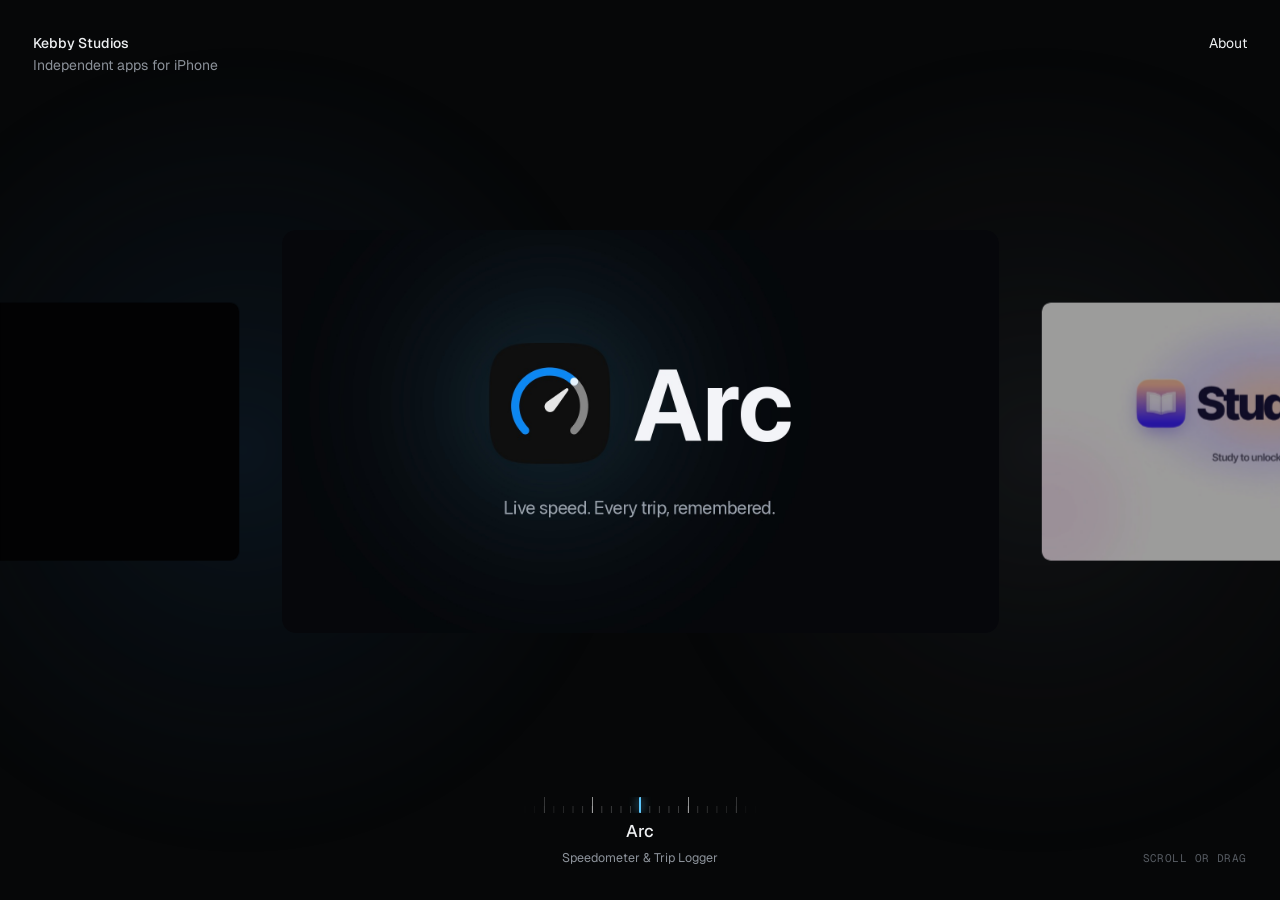
<file: index.html>
<!doctype html>
<html lang="en">
<head>
  <meta charset="utf-8">
  <meta name="viewport" content="width=device-width, initial-scale=1, viewport-fit=cover">
  <title>Kebby Studios</title>
  <meta name="description" content="Kebby Studios is an independent studio making apps for iPhone and Apple Watch: Arc, a speedometer and trip logger, and StudyPass, which locks your apps until you study.">
  <meta name="theme-color" content="#060708">
  <meta property="og:title" content="Kebby Studios">
  <meta property="og:description" content="Independent apps for iPhone and Apple Watch.">
  <meta property="og:url" content="https://kebbystudios.com/">
  <link rel="icon" href="landing/img/favicon.svg" type="image/svg+xml">
  <link rel="preconnect" href="https://fonts.googleapis.com">
  <link rel="preconnect" href="https://fonts.gstatic.com" crossorigin>
  <link href="https://fonts.googleapis.com/css2?family=Geist:wght@400;500;600&family=Geist+Mono:wght@400;500&display=swap" rel="stylesheet">
  <link rel="stylesheet" href="landing/css/style.css">
  <script>document.documentElement.classList.add("js");</script>
</head>
<body>
  <!-- Ambient light: the colors at the edges of the centered card spill onto the page. -->
  <div class="ambient" aria-hidden="true"><i class="amb-l"></i><i class="amb-r"></i></div>

  <header class="top">
    <a class="studio" href="./">
      <span class="studio-name">Kebby Studios</span>
      <span class="studio-sub">Independent apps for iPhone</span>
    </a>
    <button class="about-btn" type="button" aria-expanded="false" aria-controls="about">About</button>
  </header>

  <main class="stage" id="stage">
    <h1 class="sr-only">Kebby Studios apps</h1>
    <!-- Cards are links, so everything works without JavaScript; main.js turns
         the list into the carousel and repeats it to fill the loop. -->
    <ul class="track" id="track" aria-label="Apps">
      <li class="card" data-id="arc" data-name="Arc" data-kind="Speedometer &amp; Trip Logger" data-href="arc/">
        <a class="card-link" href="arc/" aria-label="Arc, speedometer and trip logger">
          <div class="card-media">
            <img class="card-still" src="landing/media/arc.jpg" data-tall="landing/media/arc-tall.jpg" alt="" decoding="async">
            <video class="card-video" muted loop playsinline preload="metadata"
                   data-src="landing/media/arc.mp4" data-src-sm="landing/media/arc-sm.mp4"
                   data-src-tall="landing/media/arc-tall.mp4"></video>
          </div>
        </a>
      </li>
      <li class="card" data-id="studypass" data-name="StudyPass" data-kind="Study to Unlock Your Apps" data-href="studypass/">
        <a class="card-link" href="studypass/" aria-label="StudyPass, study to unlock your apps">
          <div class="card-media">
            <img class="card-still" src="landing/media/studypass.jpg" data-tall="landing/media/studypass-tall.jpg" alt="" decoding="async">
            <video class="card-video" muted loop playsinline preload="metadata"
                   data-src="landing/media/studypass.mp4" data-src-sm="landing/media/studypass-sm.mp4"
                   data-src-tall="landing/media/studypass-tall.mp4"></video>
          </div>
        </a>
      </li>
      <!-- A blank third card, so the neighbors on either side aren't the same app. -->
      <li class="card card-blank" data-id="blank" data-name="" data-kind="" aria-hidden="true">
        <div class="card-link"><div class="card-media"></div></div>
      </li>
    </ul>
  </main>

  <!-- The dial: ticks travel with the carousel; the name rolls like an odometer. -->
  <footer class="dial" aria-live="polite">
    <div class="dial-ruler" aria-hidden="true"><div class="dial-ticks" id="ticks"></div><span class="dial-needle"></span></div>
    <div class="dial-name"><span class="dial-roll" id="roll"></span></div>
    <div class="dial-kind" id="kind"></div>
  </footer>
  <div class="hint mono" aria-hidden="true">Scroll or drag</div>

  <div class="cursor" aria-hidden="true"><span class="cursor-label"></span></div>

  <section class="about" id="about" aria-hidden="true" aria-labelledby="about-title">
    <div class="about-inner">
      <p class="mono about-eyebrow">About</p>
      <h2 id="about-title">Kebby Studios makes small, careful apps for iPhone and Apple&nbsp;Watch.</h2>
      <p>Each app does one thing well and looks good doing it. Arc is a speedometer and trip logger. StudyPass locks your apps until you study. More are on the way.</p>
      <ul class="about-links">
        <li><a href="arc/">Arc<span class="mono">Speedometer &amp; Trip Logger</span></a></li>
        <li><a href="studypass/">StudyPass<span class="mono">Study to Unlock Your Apps</span></a></li>
        <li><a href="mailto:kebbystudios@gmail.com">Contact<span class="mono">kebbystudios@gmail.com</span></a></li>
      </ul>
      <p class="about-legal">&copy; 2026 Kebby Studios</p>
    </div>
  </section>

  <script src="landing/js/main.js"></script>
</body>
</html>
</file>
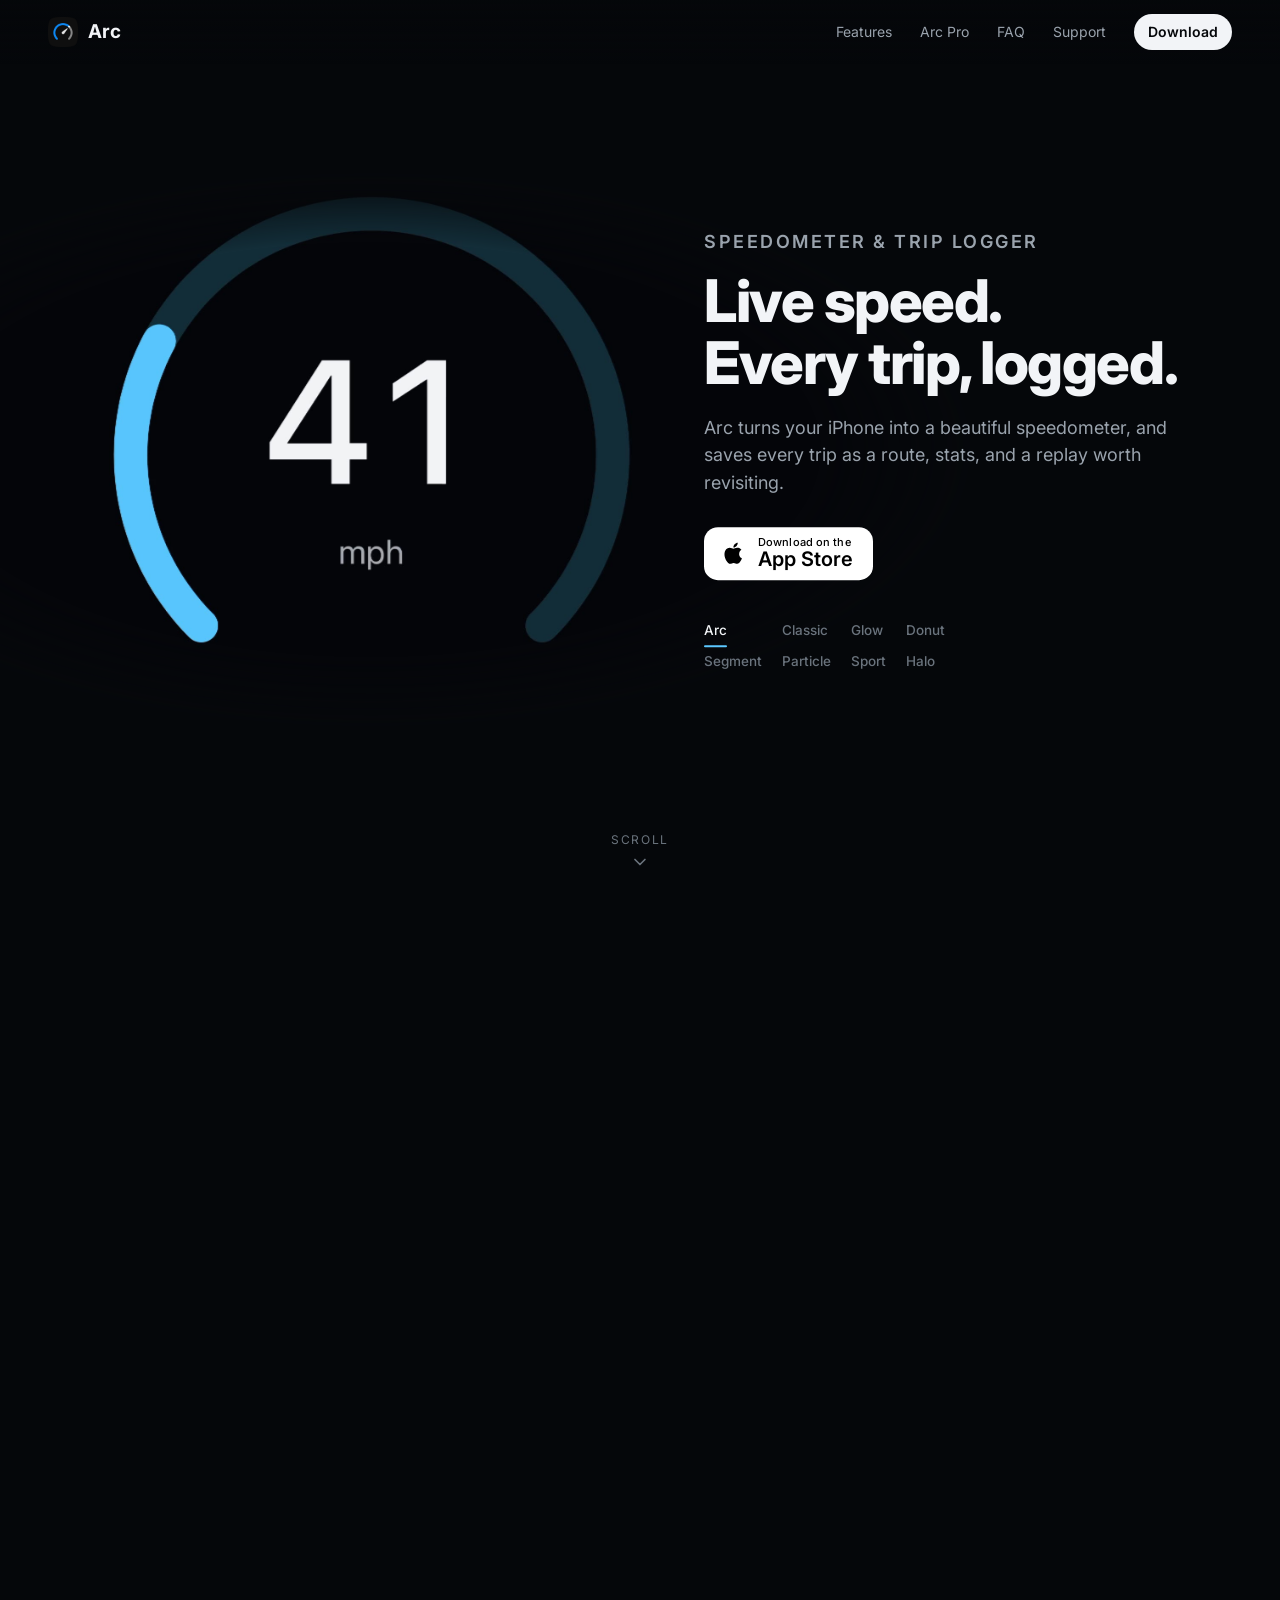
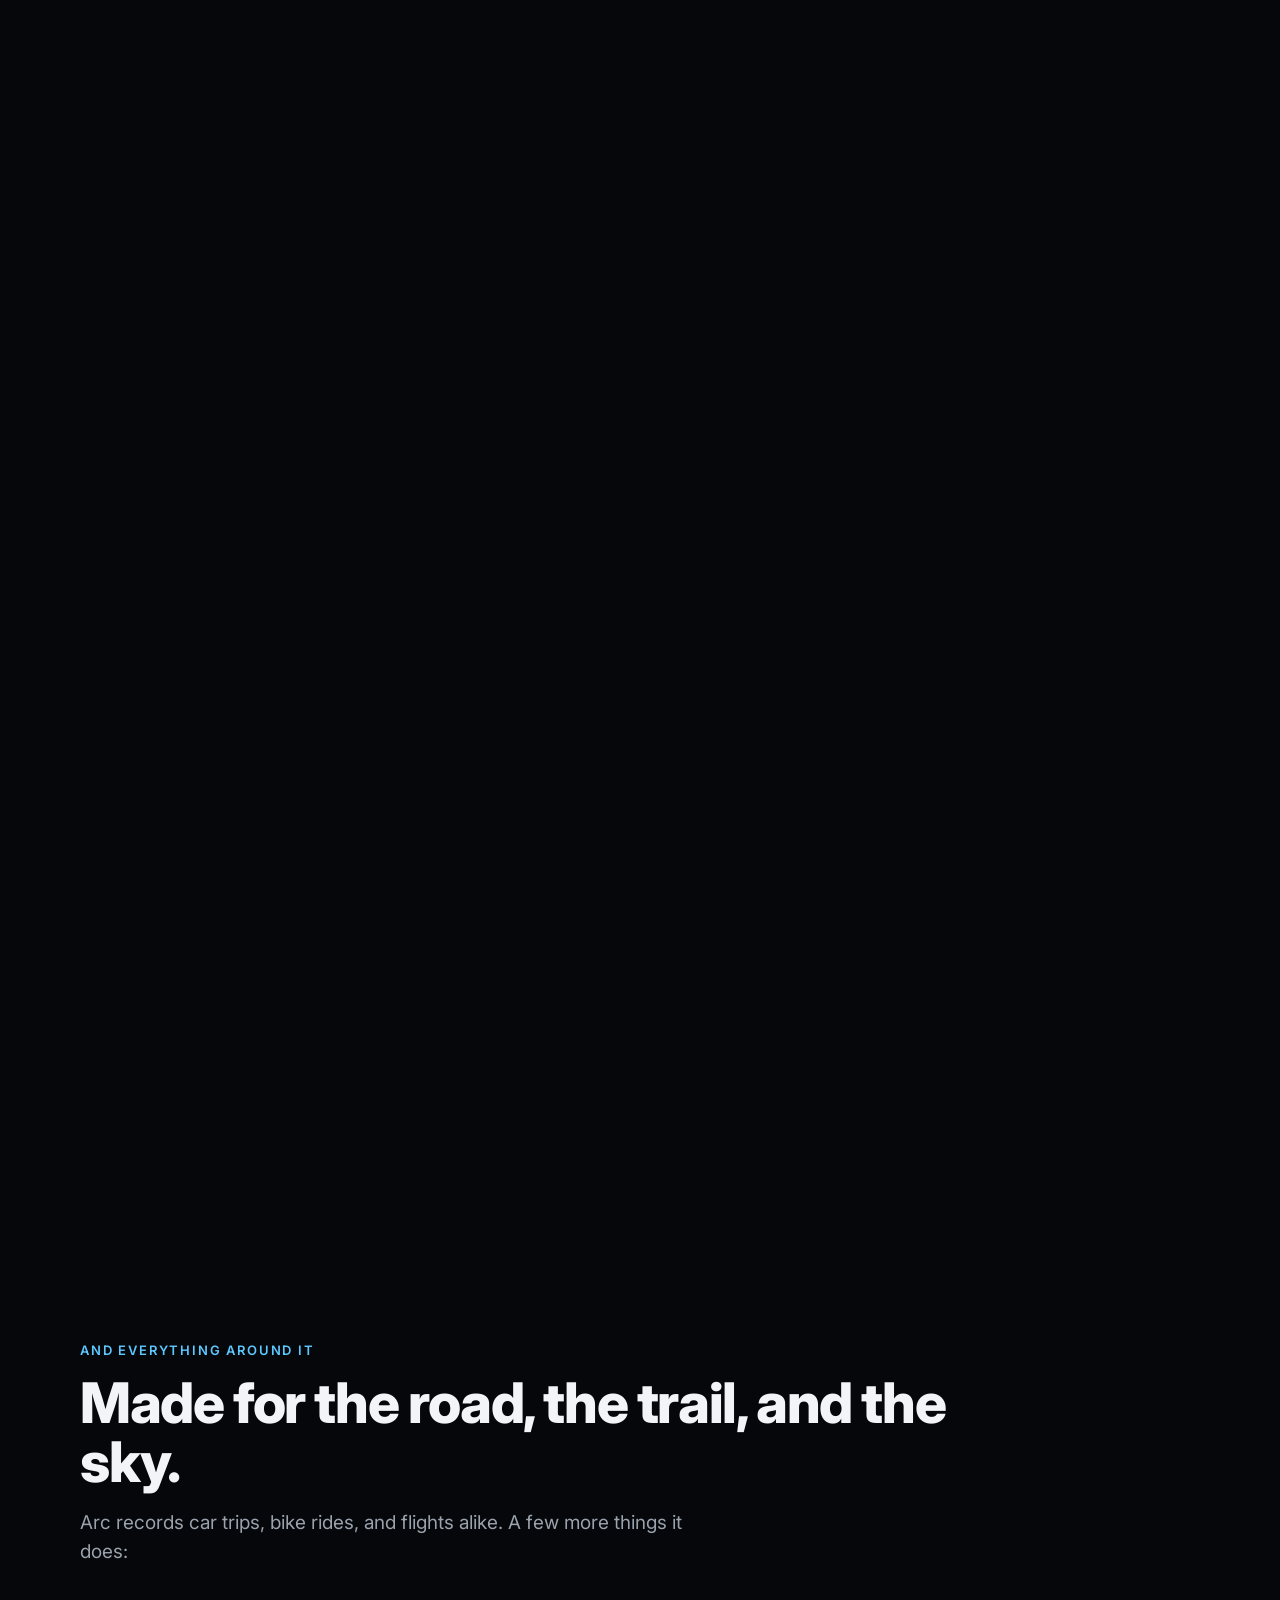
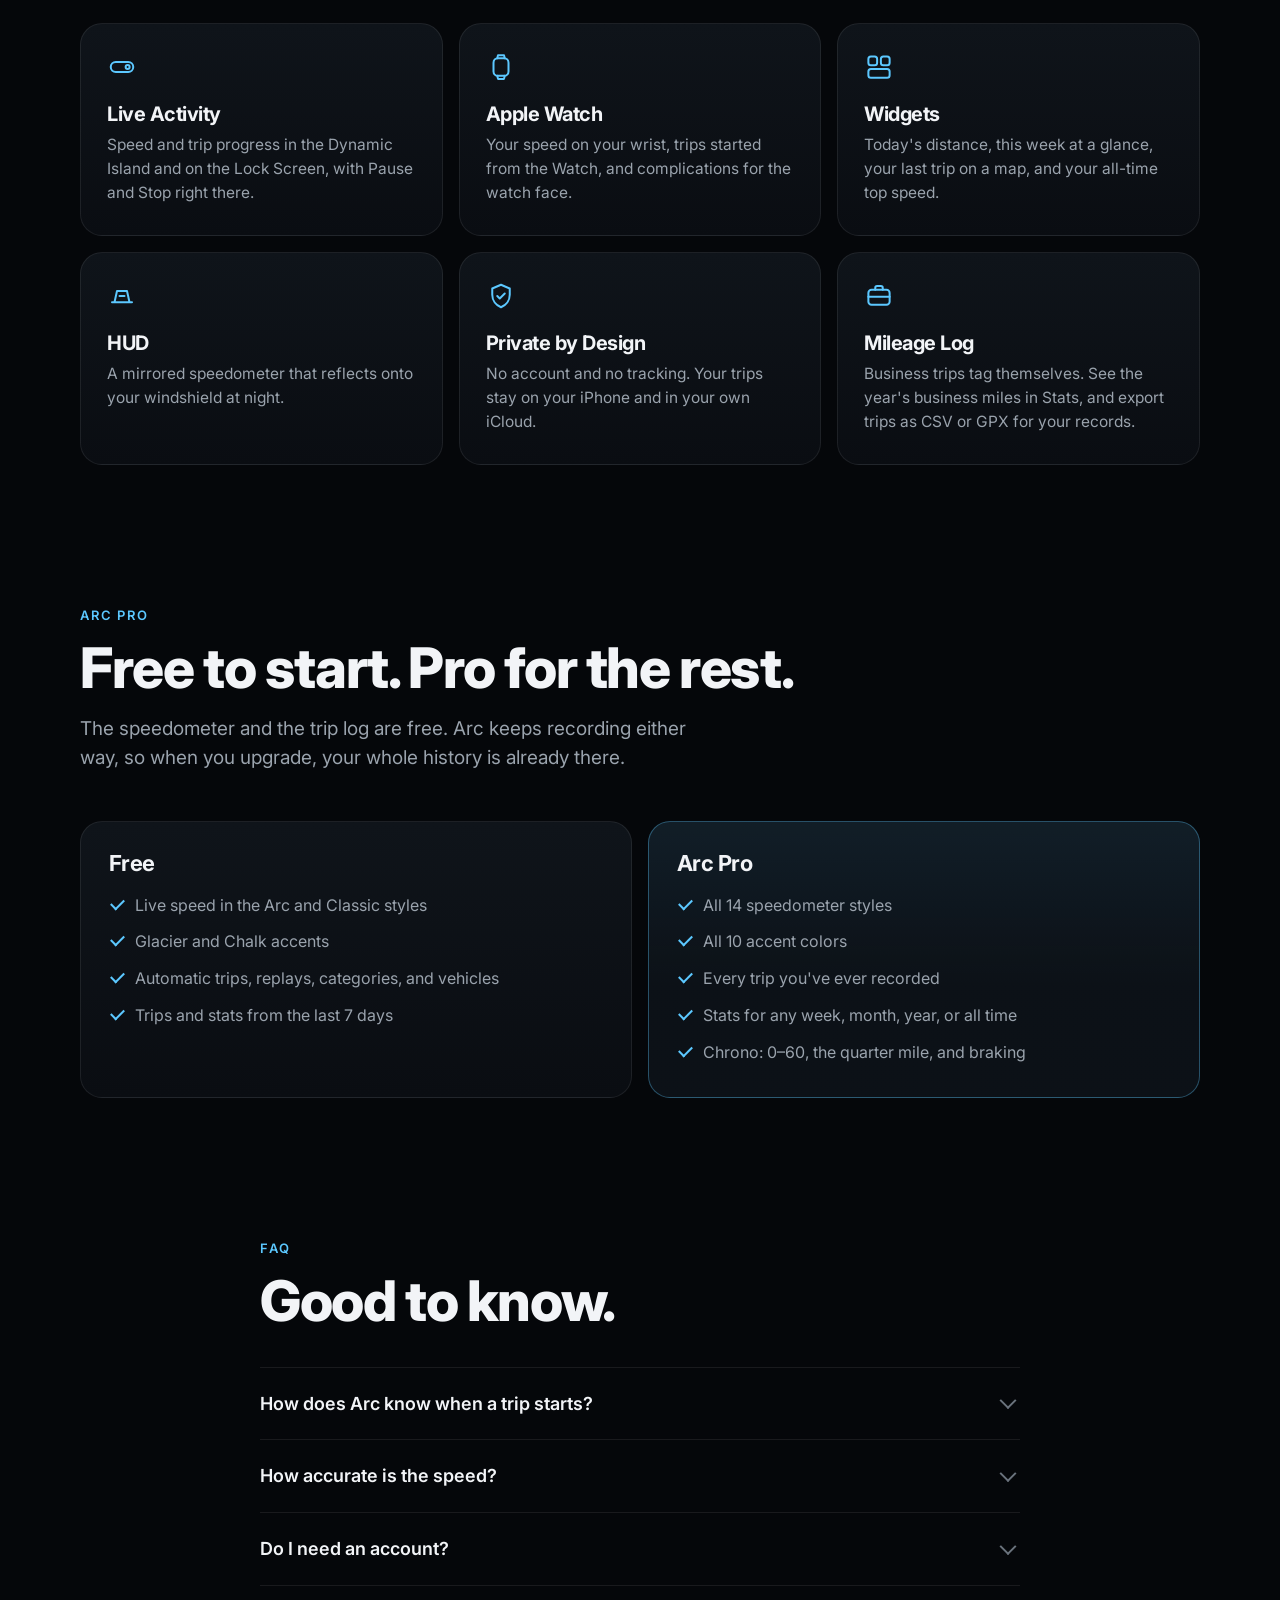
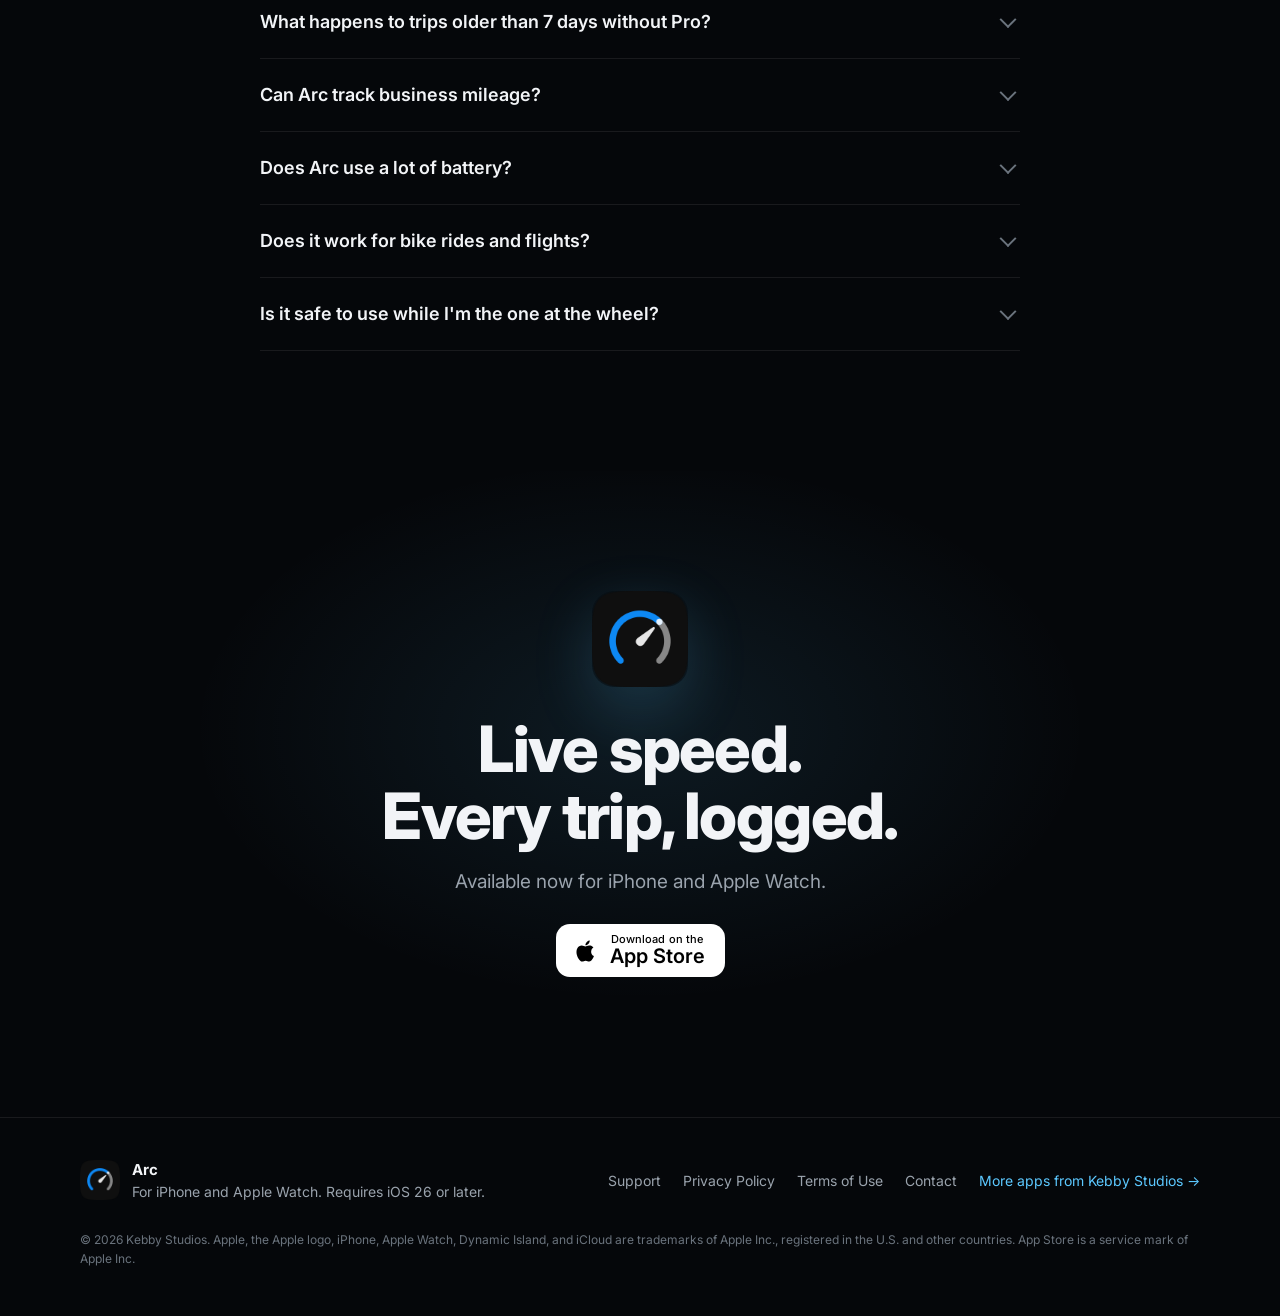
<file: arc/index.html>
<!doctype html>
<html lang="en">
<head>
  <meta charset="utf-8">
  <meta name="viewport" content="width=device-width, initial-scale=1, viewport-fit=cover">
  <title>Arc: Speedometer &amp; Trip Logger for iPhone</title>
  <meta name="description" content="Arc is a speedometer and trip logger for iPhone. Live speed in fourteen speedometer styles, every trip recorded on its own, replays, stats, and Chrono.">
  <meta name="theme-color" content="#05070a">
  <meta name="apple-itunes-app" content="app-id=6836490971">
  <meta property="og:title" content="Arc: Live speed. Every trip, logged.">
  <meta property="og:description" content="A speedometer and trip logger for iPhone and Apple Watch.">
  <meta property="og:image" content="https://kebbystudios.com/arc/img/og.jpg">
  <meta property="og:url" content="https://kebbystudios.com/arc/">
  <meta name="twitter:card" content="summary_large_image">
  <link rel="icon" href="img/icon-64.png">
  <link rel="apple-touch-icon" href="img/icon-180.png">
  <link rel="preconnect" href="https://fonts.googleapis.com">
  <link rel="preconnect" href="https://fonts.gstatic.com" crossorigin>
  <link href="https://fonts.googleapis.com/css2?family=Inter:wght@400;500;600;700;800&display=swap" rel="stylesheet">
  <link rel="stylesheet" href="css/style.css">
</head>
<body>
  <header class="nav">
    <a class="brand" href="./" aria-label="Arc home">
      <img src="img/icon-180.png" alt="" width="30" height="30">
      <span>Arc</span>
    </a>
    <nav class="nav-links">
      <a href="#features">Features</a>
      <a href="#pro">Arc Pro</a>
      <a href="#faq">FAQ</a>
      <a href="support.html">Support</a>
      <a class="pill" href="https://apps.apple.com/us/app/arc-speedometer-trip-logger/id6836490971">Download</a>
    </nav>
  </header>

  <main>
    <!-- Pinned scroll story: the speedometer, then the phone around it. -->
    <section class="story" id="story" aria-label="Arc tour">
      <div class="stage">
        <div class="stage-bg" aria-hidden="true">
          <div class="stage-light"></div>
        </div>

        <div class="panel panel-hero" data-panel="hero">
          <p class="eyebrow">Speedometer &amp; Trip Logger</p>
          <h1>Live speed.<br>Every trip, logged.</h1>
          <p class="lede">Arc turns your iPhone into a beautiful speedometer, and saves every trip as a route, stats, and a replay worth revisiting.</p>
          <div class="cta-row">
            <a class="store-btn" href="https://apps.apple.com/us/app/arc-speedometer-trip-logger/id6836490971">
              <svg viewBox="0 0 24 24" aria-hidden="true"><path fill="currentColor" d="M16.4 12.6c0-2.3 1.9-3.4 2-3.5-1.1-1.6-2.8-1.8-3.4-1.8-1.4-.2-2.8.8-3.5.8-.7 0-1.9-.8-3.1-.8-1.6 0-3 .9-3.8 2.3-1.6 2.8-.4 7 1.2 9.2.8 1.1 1.7 2.3 2.9 2.3 1.2 0 1.6-.7 3-.7s1.8.7 3 .7c1.3 0 2.1-1.1 2.8-2.2.9-1.3 1.3-2.5 1.3-2.6-.1 0-2.4-.9-2.4-3.7zM14.2 5.8c.6-.8 1.1-1.8 1-2.8-.9 0-2 .6-2.7 1.4-.6.7-1.1 1.7-1 2.7 1 .1 2-.5 2.7-1.3z"/></svg>
              <span><small>Download on the</small>App Store</span>
            </a>
          </div>
          <ol class="styles" aria-label="Speedometer styles shown">
            <li data-style="0">Arc</li><li data-style="1">Classic</li><li data-style="2">Glow</li><li data-style="3">Donut</li><li data-style="4">Segment</li><li data-style="5">Particle</li><li data-style="6">Sport</li><li data-style="7">Halo</li>
          </ol>
        </div>

        <div class="panel panel-right" data-panel="focus">
          <p class="eyebrow">Focus</p>
          <h2>Nothing but&nbsp;speed.</h2>
          <p>Tap the speedometer and everything else steps aside. Turn your iPhone sideways and the gauge fills the screen.</p>
          <ul class="facts">
            <li><b>14</b><span>speedometer styles, from glowing needles to drifting particles</span></li>
            <li><b>mph · km/h · knots</b><span>speed alerts with a tap you can feel</span></li>
          </ul>
        </div>

        <div class="panel panel-right" data-panel="speed">
          <p class="eyebrow">Speed</p>
          <h2>It records while you&nbsp;travel.</h2>
          <ul class="points">
            <li><b>Starts on its own.</b> Arc notices when you start moving, records the trip and saves it when you stop.</li>
            <li><b>Your trip, live.</b> Distance, time, average, and top speed update as you go.</li>
            <li><b>On the Lock Screen.</b> A Live Activity keeps your speed in the Dynamic Island.</li>
          </ul>
        </div>

        <div class="panel panel-right" data-panel="trips">
          <p class="eyebrow">Trips</p>
          <h2>Every trip, on the&nbsp;map.</h2>
          <ul class="points">
            <li><b>A log that keeps itself.</b> Each trip gets its route, places, speed, and elevation.</li>
            <li><b>Sorted for you.</b> Arc picks the vehicle from the Bluetooth it's connected to, and the category from earlier trips between the same places.</li>
            <li><b>Replay.</b> Watch any trip again with a camera that follows along, at up to 32×.</li>
          </ul>
          <p class="pro-note"><span class="pro">PRO</span><span>View trips older than 7 days with Arc Pro.</span></p>
        </div>

        <div class="panel panel-right" data-panel="stats">
          <p class="eyebrow">Stats</p>
          <h2>Miles add&nbsp;up.</h2>
          <ul class="points">
            <li><b>Business mileage, tracked.</b> Work trips tag themselves as Business. Filter Stats to Business to see the year's miles.</li>
            <li><b>By week, month, and year.</b> Distance, time on the road, and trip counts, by category and vehicle.</li>
            <li><b>Personal records.</b> Your longest trip, your top speed, and your fastest Chrono runs.</li>
          </ul>
          <p class="pro-note"><span class="pro">PRO</span><span>View stats older than 7 days with Arc Pro.</span></p>
        </div>

        <div class="panel panel-right" data-panel="settings">
          <p class="eyebrow">Settings</p>
          <h2>Make it your&nbsp;own.</h2>
          <ol class="shots">
            <li data-shot="0"><b>Accent Color<span class="pro">PRO</span></b><span>Ten colors that carry through the gauge, charts, and map. Glacier and Chalk are free.</span></li>
            <li data-shot="1"><b>Speedometer Style<span class="pro">PRO</span></b><span>Fourteen styles, from glowing needles to drifting particles. Arc and Classic are free.</span></li>
            <li data-shot="2"><b>Trip Categories</b><span>Personal, Business, Commute, Travel, or your own. Turn on Assign Automatically, and trips between familiar places sort themselves.</span></li>
            <li data-shot="3"><b>Vehicles</b><span>Your car, a rental, and your bike. Link a car's Bluetooth, and every trip taken while it's connected gets that vehicle.</span></li>
          </ol>
        </div>

        <div class="panel panel-right" data-panel="chrono">
          <p class="eyebrow with-pro">Chrono<span class="pro">PRO</span></p>
          <h2>For track&nbsp;day.</h2>
          <p>Time 0–60, 0–100, the quarter mile, and 60–0 braking, straight from GPS. Every run is saved with its trip.</p>
          <p class="disclaimer"><b>For closed-course use only.</b> Obey all traffic laws and never time runs on public roads. Times come from GPS and may differ from other timing equipment.</p>
        </div>

        <div class="device-clip">
        <div class="device" aria-hidden="true">
          <div class="screen">
            <video class="layer layer-land" data-layer="land" src="media/hero.mp4" poster="media/hero.jpg" muted loop playsinline autoplay preload="auto"></video>
            <video class="layer" data-layer="speed" src="media/speed.mp4" poster="media/speed.jpg" muted loop playsinline preload="none"></video>
            <video class="layer" data-layer="trips" src="media/trips.mp4" poster="media/trips.jpg" muted loop playsinline preload="none"></video>
            <video class="layer" data-layer="stats" src="media/stats.mp4" poster="media/stats.jpg" muted loop playsinline preload="none"></video>
            <div class="layer layer-shots" data-layer="settings">
              <img src="media/set-accent.webp" alt="" class="on" decoding="async">
              <img src="media/set-style.webp" alt="" loading="lazy" decoding="async">
              <img src="media/set-categories.webp" alt="" loading="lazy" decoding="async">
              <img src="media/set-vehicles.webp" alt="" loading="lazy" decoding="async">
            </div>
            <video class="layer" data-layer="chrono" src="media/chrono.mp4" poster="media/chrono.jpg" muted loop playsinline preload="none"></video>
          </div>
          <svg class="frame" viewBox="-16 0 1456 2972" preserveAspectRatio="none">
            <defs>
              <linearGradient id="ti" x1="0" y1="0" x2="1" y2="1">
                <stop offset="0" stop-color="#5b6068"/>
                <stop offset=".35" stop-color="#2a2d33"/>
                <stop offset=".6" stop-color="#3b3f46"/>
                <stop offset="1" stop-color="#1c1e22"/>
              </linearGradient>
              <linearGradient id="btn" x1="0" y1="0" x2="1" y2="0">
                <stop offset="0" stop-color="#2a2d32"/>
                <stop offset=".5" stop-color="#5a5f67"/>
                <stop offset="1" stop-color="#2a2d32"/>
              </linearGradient>
            </defs>
            <!-- Buttons: Action, volume up/down (left); side button, Camera Control (right). -->
            <rect x="-12" y="560" width="20" height="150" rx="8" fill="url(#btn)"/>
            <rect x="-12" y="800" width="20" height="240" rx="8" fill="url(#btn)"/>
            <rect x="-12" y="1090" width="20" height="240" rx="8" fill="url(#btn)"/>
            <rect x="1416" y="900" width="20" height="360" rx="8" fill="url(#btn)"/>
            <rect x="1418" y="1720" width="14" height="250" rx="7" fill="#24272c"/>
            <!-- Body with the screen cut out. -->
            <path fill-rule="evenodd" fill="#07080a" d="M236 0H1188A236 236 0 0 1 1424 236V2736A236 236 0 0 1 1188 2972H236A236 236 0 0 1 0 2736V236A236 236 0 0 1 236 0ZM238 52A186 186 0 0 0 52 238V2734A186 186 0 0 0 238 2920H1186A186 186 0 0 0 1372 2734V238A186 186 0 0 0 1186 52Z"/>
            <rect x="5" y="5" width="1414" height="2962" rx="231" fill="none" stroke="url(#ti)" stroke-width="10"/>
            <rect x="15" y="15" width="1394" height="2942" rx="221" fill="none" stroke="#000" stroke-opacity=".6" stroke-width="4"/>
          </svg>
        </div>
        </div>

        <a class="scroll-hint" href="#features" aria-label="Scroll down">
          <span>Scroll</span>
          <svg viewBox="0 0 24 24" aria-hidden="true"><path d="M6 9l6 6 6-6" fill="none" stroke="currentColor" stroke-width="2" stroke-linecap="round" stroke-linejoin="round"/></svg>
        </a>
      </div>
    </section>

    <section class="features" id="features">
      <div class="wrap">
        <p class="eyebrow">And Everything Around It</p>
        <h2 class="section-title">Made for the road, the trail, and the sky.</h2>
        <p class="section-lede">Arc records car trips, bike rides, and flights alike. A few more things it does:</p>
        <div class="grid">
          <article class="card">
            <svg viewBox="0 0 24 24" aria-hidden="true"><rect x="3" y="8" width="18" height="8" rx="4"/><circle cx="16.5" cy="12" r="1.6"/></svg>
            <h3>Live Activity</h3>
            <p>Speed and trip progress in the Dynamic Island and on the Lock Screen, with Pause and Stop right there.</p>
          </article>
          <article class="card">
            <svg viewBox="0 0 24 24" aria-hidden="true"><rect x="6" y="5" width="12" height="14" rx="3.5"/><path d="M9 5l.6-2.5h4.8L15 5M9 19l.6 2.5h4.8L15 19"/></svg>
            <h3>Apple Watch</h3>
            <p>Your speed on your wrist, trips started from the Watch, and complications for the watch face.</p>
          </article>
          <article class="card">
            <svg viewBox="0 0 24 24" aria-hidden="true"><rect x="3.5" y="3.5" width="7" height="7" rx="2"/><rect x="13.5" y="3.5" width="7" height="7" rx="2"/><rect x="3.5" y="13.5" width="17" height="7" rx="2"/></svg>
            <h3>Widgets</h3>
            <p>Today's distance, this week at a glance, your last trip on a map, and your all-time top speed.</p>
          </article>
          <article class="card">
            <svg viewBox="0 0 24 24" aria-hidden="true"><path d="M4 17h16M6 17l2-9h8l2 9"/><path d="M10 12h4"/></svg>
            <h3>HUD</h3>
            <p>A mirrored speedometer that reflects onto your windshield at night.</p>
          </article>
          <article class="card">
            <svg viewBox="0 0 24 24" aria-hidden="true"><path d="M12 3l7 3v5c0 4.5-3 8.3-7 10-4-1.7-7-5.5-7-10V6l7-3z"/><path d="M9 12l2 2 4-4"/></svg>
            <h3>Private by Design</h3>
            <p>No account and no tracking. Your trips stay on your iPhone and in your own iCloud.</p>
          </article>
          <article class="card">
            <svg viewBox="0 0 24 24" aria-hidden="true"><rect x="3.5" y="7" width="17" height="12" rx="2.5"/><path d="M9 7V5.5A1.5 1.5 0 0 1 10.5 4h3A1.5 1.5 0 0 1 15 5.5V7M3.5 12.5h17"/></svg>
            <h3>Mileage Log</h3>
            <p>Business trips tag themselves. See the year's business miles in Stats, and export trips as CSV or GPX for your records.</p>
          </article>
        </div>
      </div>
    </section>

    <section class="pro-section" id="pro">
      <div class="wrap">
        <p class="eyebrow">Arc Pro</p>
        <h2 class="section-title">Free to start. Pro for the&nbsp;rest.</h2>
        <p class="section-lede">The speedometer and the trip log are free. Arc keeps recording either way, so when you upgrade, your whole history is already there.</p>
        <div class="tiers">
          <div class="tier">
            <h3>Free</h3>
            <ul>
              <li>Live speed in the Arc and Classic styles</li>
              <li>Glacier and Chalk accents</li>
              <li>Automatic trips, replays, categories, and vehicles</li>
              <li>Trips and stats from the last 7 days</li>
            </ul>
          </div>
          <div class="tier tier-pro">
            <h3>Arc Pro</h3>
            <ul>
              <li>All 14 speedometer styles</li>
              <li>All 10 accent colors</li>
              <li>Every trip you've ever recorded</li>
              <li>Stats for any week, month, year, or all time</li>
              <li>Chrono: 0–60, the quarter mile, and braking</li>
            </ul>
          </div>
        </div>
      </div>
    </section>

    <section class="faq" id="faq">
      <div class="wrap narrow">
        <p class="eyebrow">FAQ</p>
        <h2 class="section-title">Good to know.</h2>
        <details>
          <summary>How does Arc know when a trip starts?</summary>
          <p>With Location set to Always and Motion &amp; Fitness on, Arc notices when you start moving and records the trip on its own, then saves it when you stop. You can also start and stop trips yourself from the Speed tab, the Live Activity, the Watch, or Shortcuts.</p>
        </details>
        <details>
          <summary>How accurate is the speed?</summary>
          <p>Arc reads your speed from GPS, which is very accurate under open sky. Car speedometers often read a little high, so Arc may show a slightly lower number. Tunnels, tall buildings, and a weak signal make any GPS less accurate, and Arc tells you when the signal is weak.</p>
        </details>
        <details>
          <summary>Do I need an account?</summary>
          <p>No. There's no sign-up. Your trips are stored on your iPhone and, if you use iCloud, synced through your own private iCloud account.</p>
        </details>
        <details>
          <summary>What happens to trips older than 7 days without Pro?</summary>
          <p>They're kept. Arc records and saves every trip whether or not you have Arc Pro. Without it, Trips and Stats show the last 7 days; upgrading opens everything, including trips from before you upgraded.</p>
        </details>
        <details>
          <summary>Can Arc track business mileage?</summary>
          <p>Yes. Tag a trip as Business once, and turn on Assign Automatically for Business in Settings › Trips › Trip Categories. New trips between the same places are tagged Business on their own. Stats can then show only Business trips for any period, and you can export trips as CSV.</p>
        </details>
        <details>
          <summary>Does Arc use a lot of battery?</summary>
          <p>GPS uses power whenever it's on. Arc keeps location use light between trips, and Settings lets you choose how automatic recording should be.</p>
        </details>
        <details>
          <summary>Does it work for bike rides and flights?</summary>
          <p>Yes. Arc records any trip: car, bike, train, or plane. Add your own categories and vehicles to keep them apart.</p>
        </details>
        <details>
          <summary>Is it safe to use while I'm the one at the wheel?</summary>
          <p>Set Arc up before you leave, and keep your eyes on the road. Arc works on its own, so there's nothing to tap while you're moving. Follow local laws about phone use and mounting.</p>
        </details>
      </div>
    </section>

    <section class="closing">
      <div class="wrap">
        <img src="img/icon-512.png" alt="" width="96" height="96" class="closing-icon">
        <h2>Live speed.<br>Every trip, logged.</h2>
        <p>Available now for iPhone and Apple Watch.</p>
        <a class="store-btn" href="https://apps.apple.com/us/app/arc-speedometer-trip-logger/id6836490971">
          <svg viewBox="0 0 24 24" aria-hidden="true"><path fill="currentColor" d="M16.4 12.6c0-2.3 1.9-3.4 2-3.5-1.1-1.6-2.8-1.8-3.4-1.8-1.4-.2-2.8.8-3.5.8-.7 0-1.9-.8-3.1-.8-1.6 0-3 .9-3.8 2.3-1.6 2.8-.4 7 1.2 9.2.8 1.1 1.7 2.3 2.9 2.3 1.2 0 1.6-.7 3-.7s1.8.7 3 .7c1.3 0 2.1-1.1 2.8-2.2.9-1.3 1.3-2.5 1.3-2.6-.1 0-2.4-.9-2.4-3.7zM14.2 5.8c.6-.8 1.1-1.8 1-2.8-.9 0-2 .6-2.7 1.4-.6.7-1.1 1.7-1 2.7 1 .1 2-.5 2.7-1.3z"/></svg>
          <span><small>Download on the</small>App Store</span>
        </a>
      </div>
    </section>
  </main>

  <footer class="footer">
    <div class="wrap footer-inner">
      <div class="footer-brand">
        <img src="img/icon-180.png" alt="" width="40" height="40">
        <div>
          <strong>Arc</strong>
          <span>For iPhone and Apple Watch. Requires iOS 26 or later.</span>
        </div>
      </div>
      <nav class="footer-links" aria-label="Footer">
        <a href="support.html">Support</a>
        <a href="privacy.html">Privacy Policy</a>
        <a href="terms.html">Terms of Use</a>
        <a href="mailto:kebbystudios@gmail.com">Contact</a>
        <a class="more" href="../">More apps from Kebby Studios &rarr;</a>
      </nav>
    </div>
    <div class="wrap legal">
      <p>&copy; 2026 Kebby Studios. Apple, the Apple logo, iPhone, Apple Watch, Dynamic Island, and iCloud are trademarks of Apple Inc., registered in the U.S. and other countries. App Store is a service mark of Apple Inc.</p>
    </div>
  </footer>

  <script src="js/main.js"></script>
</body>
</html>
</file>
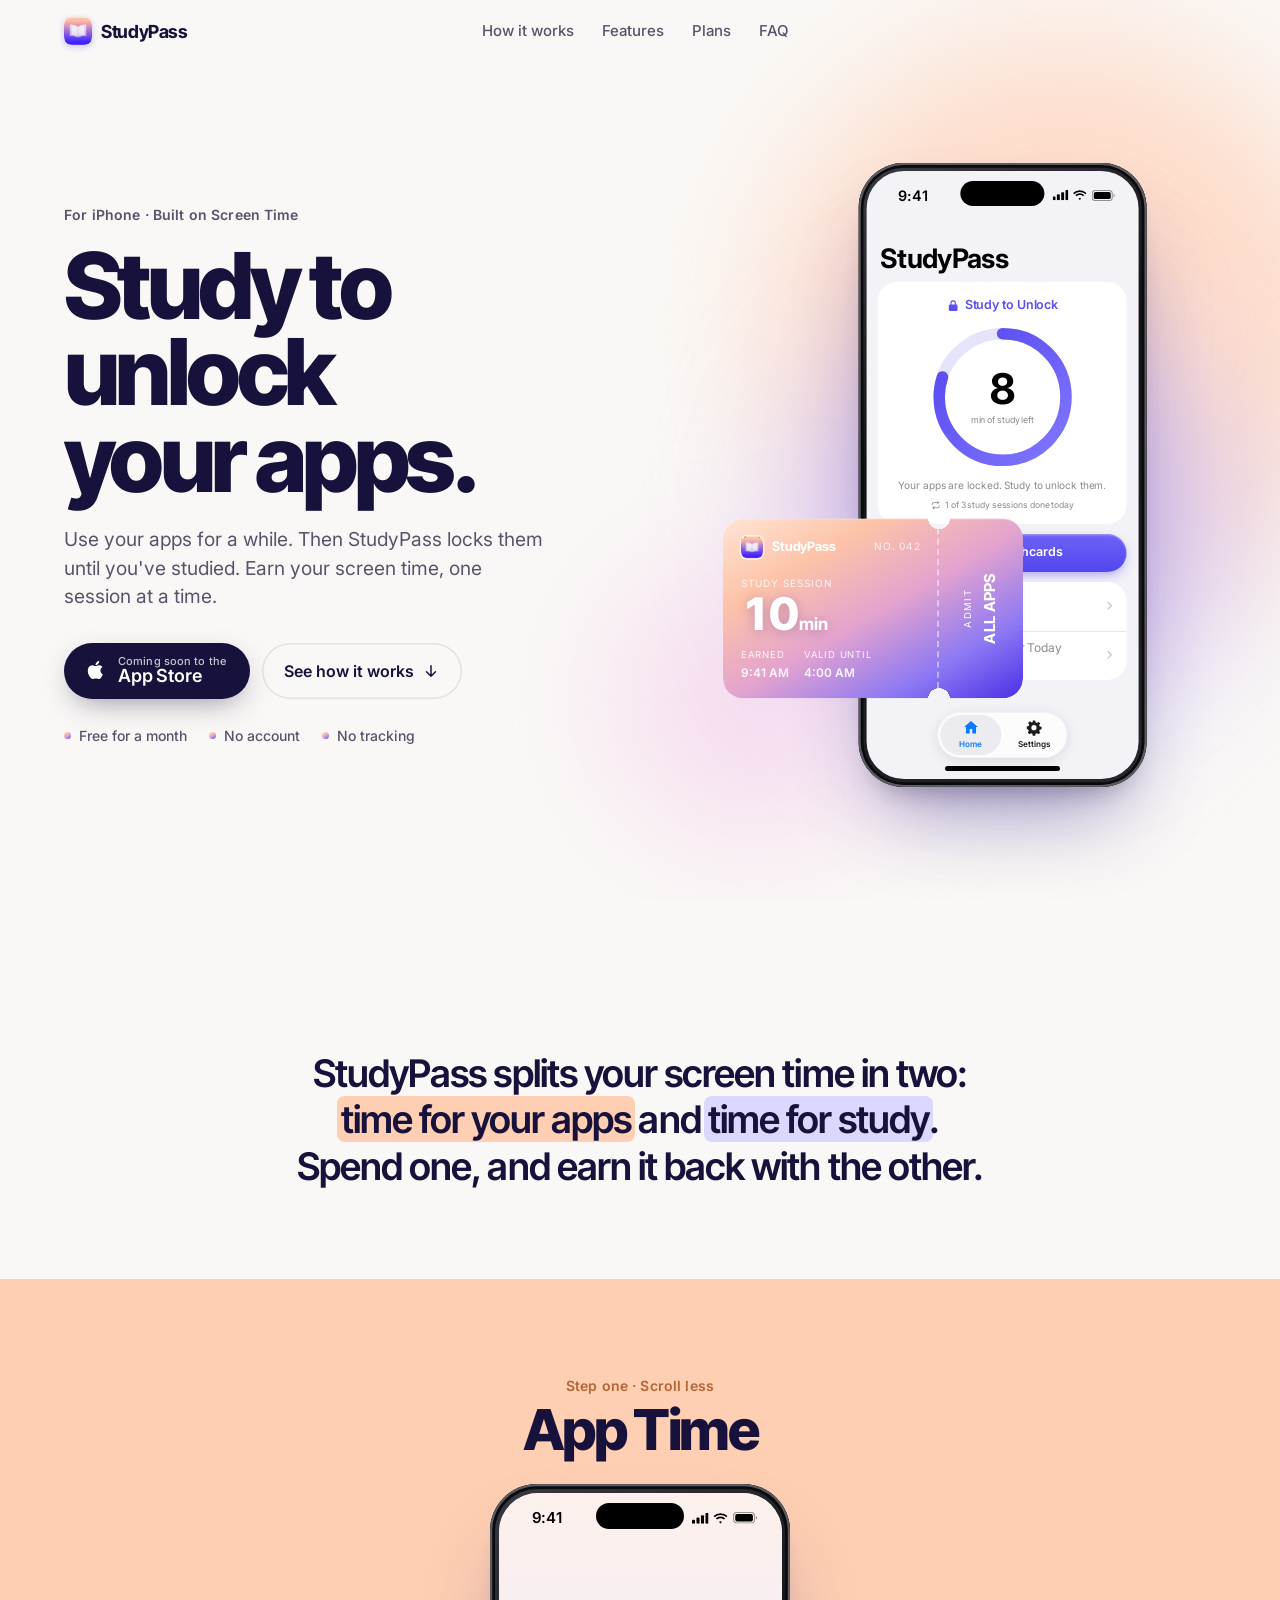
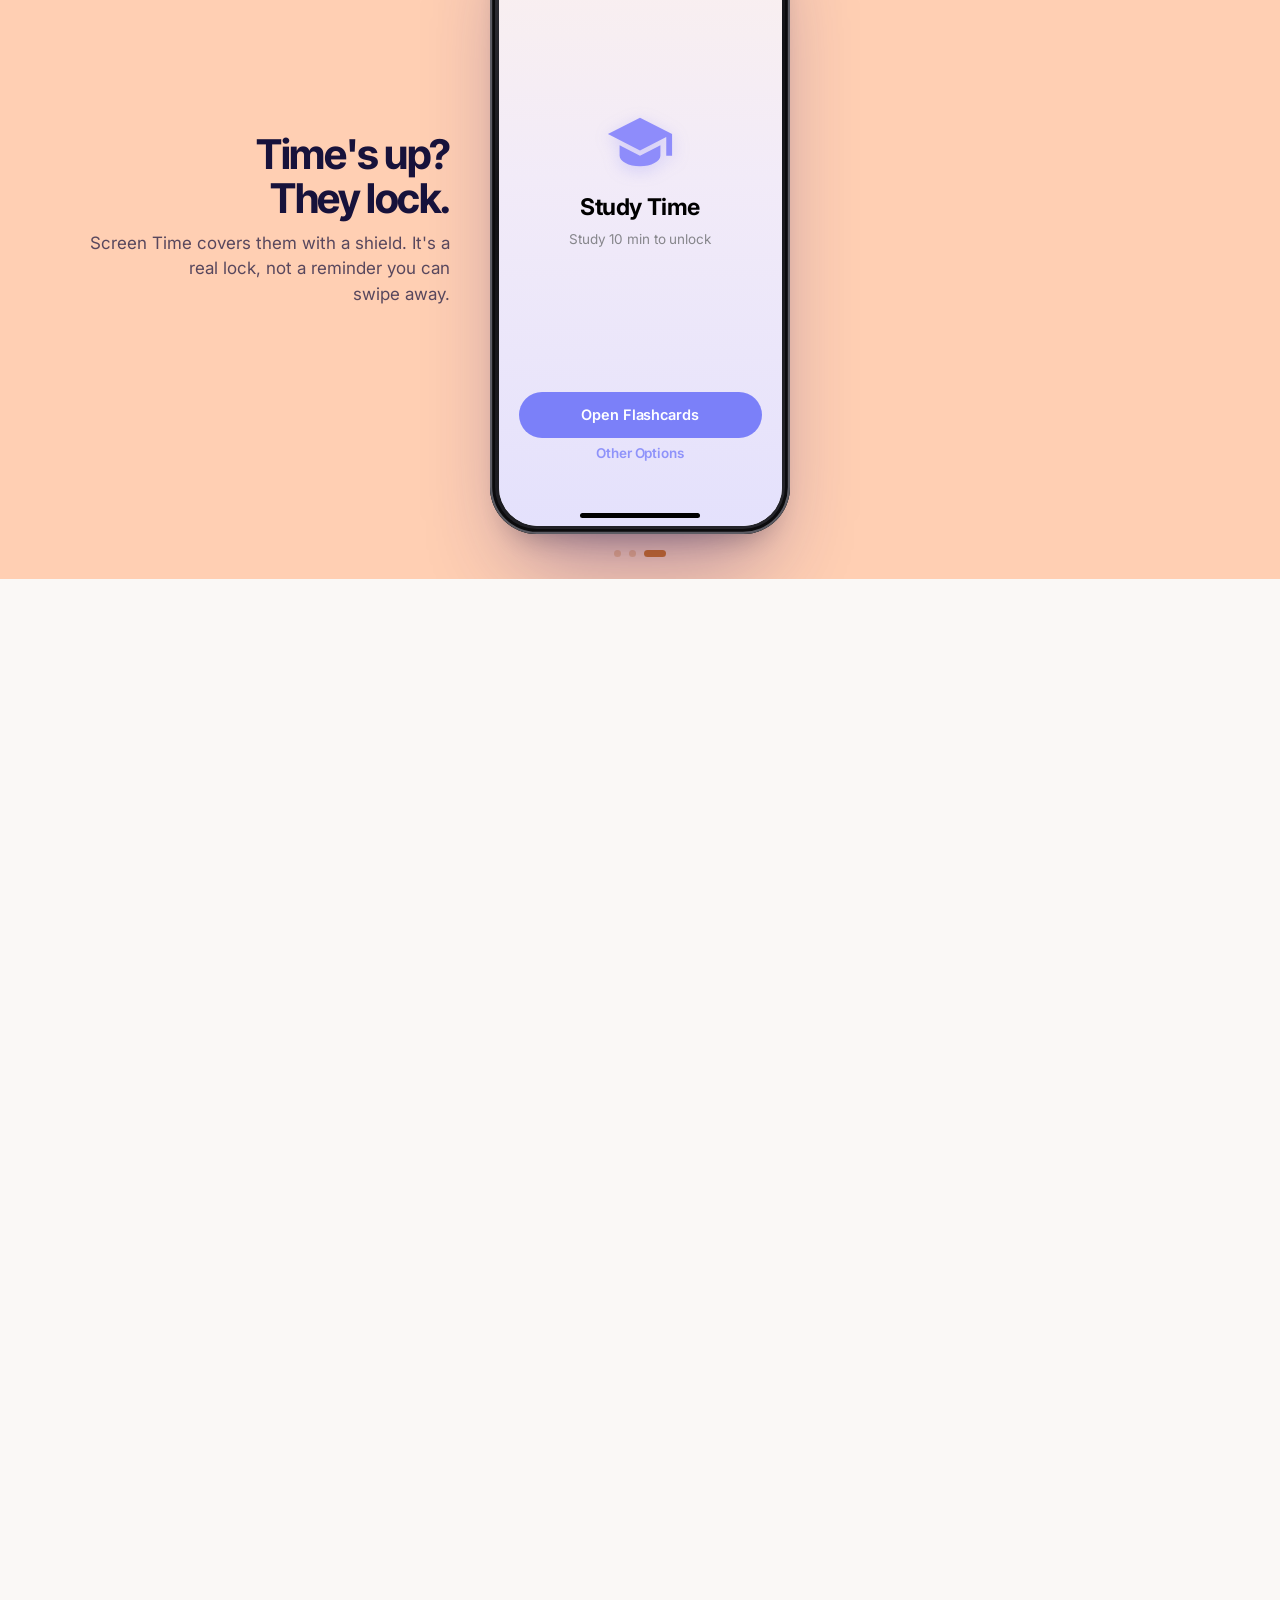
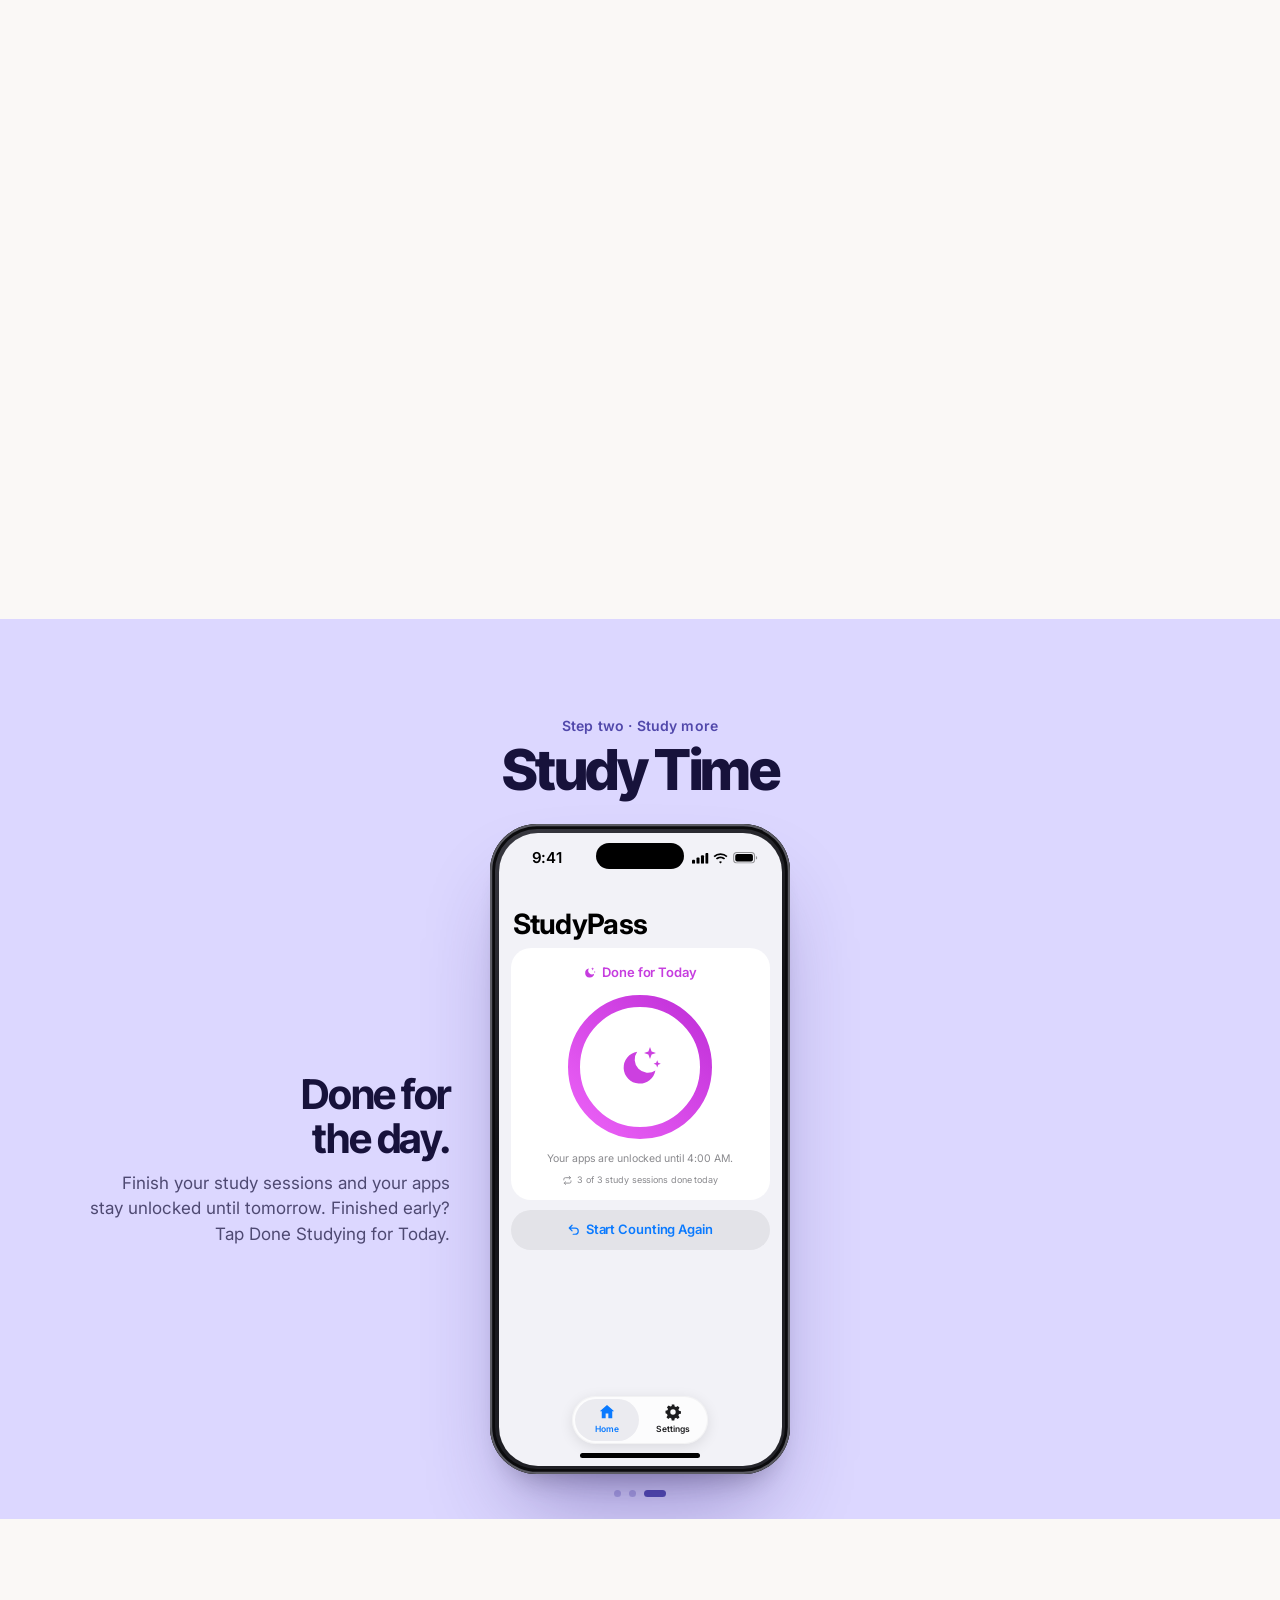
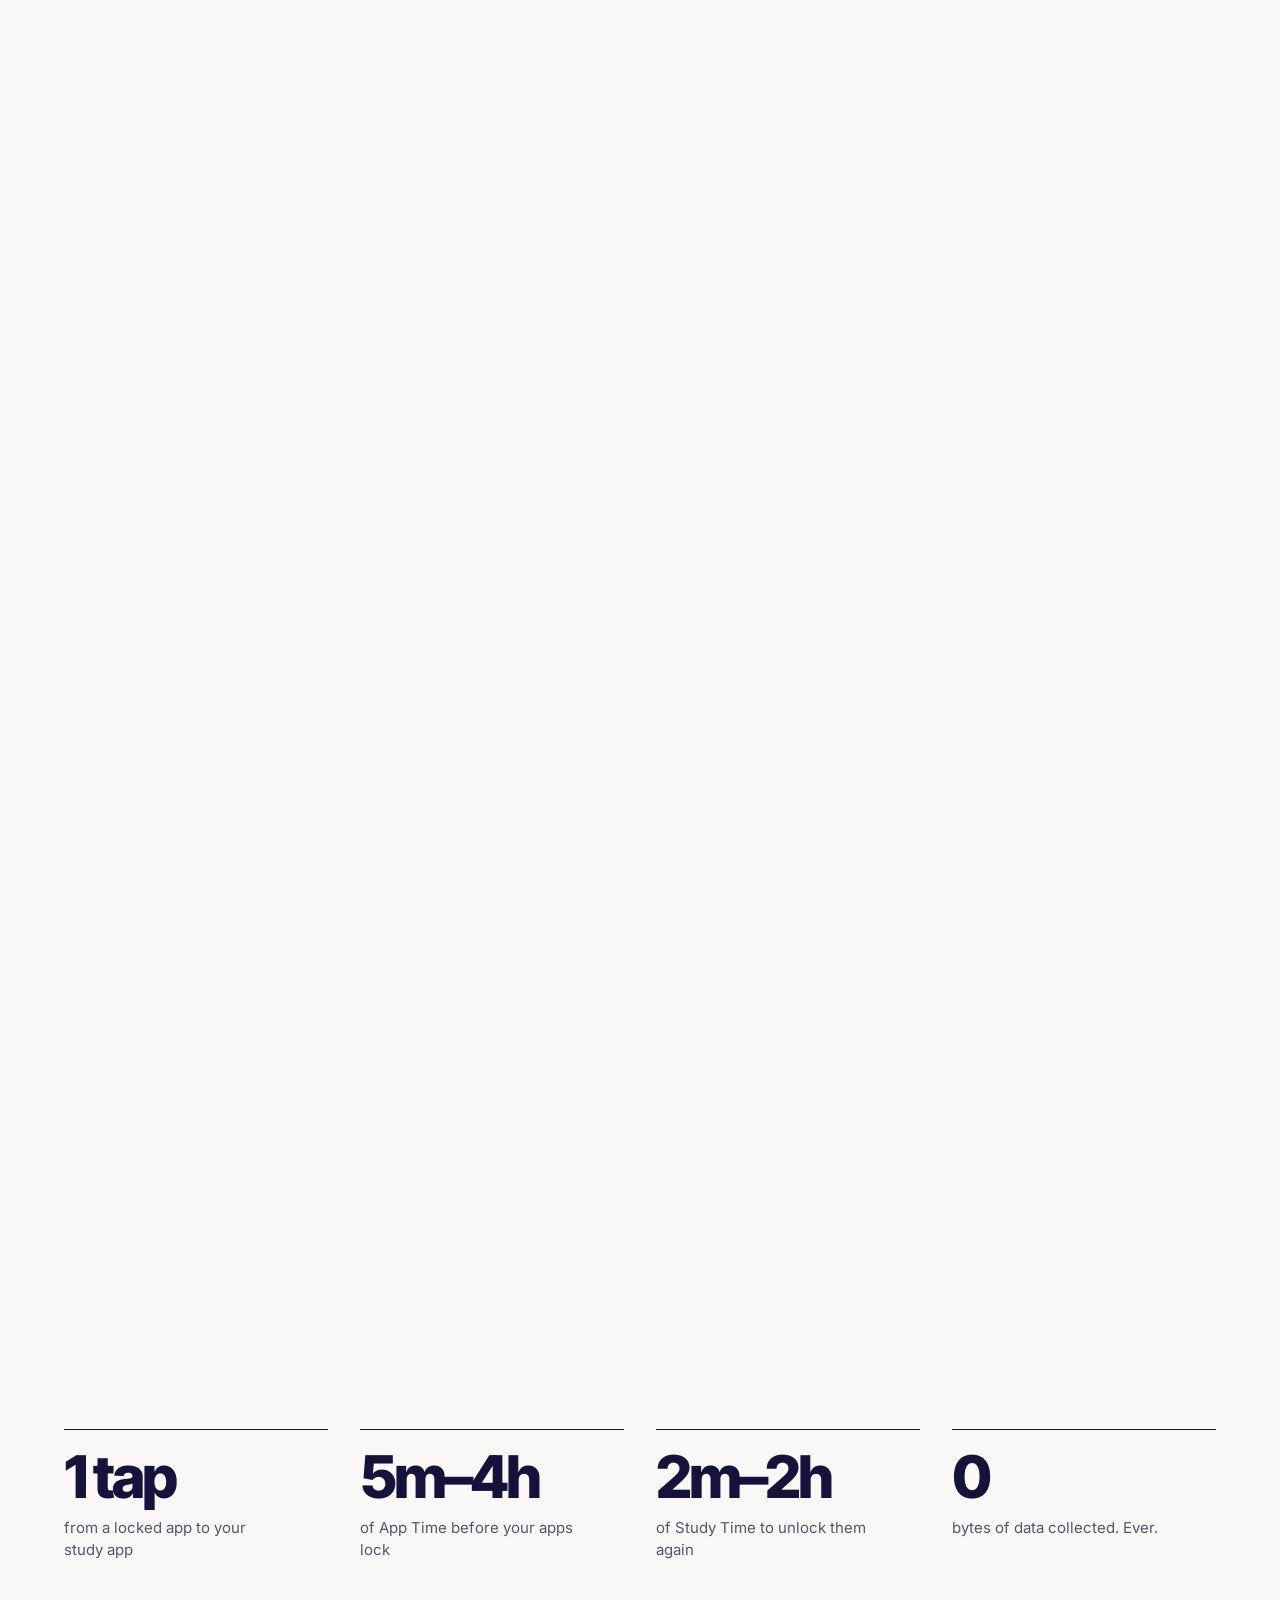
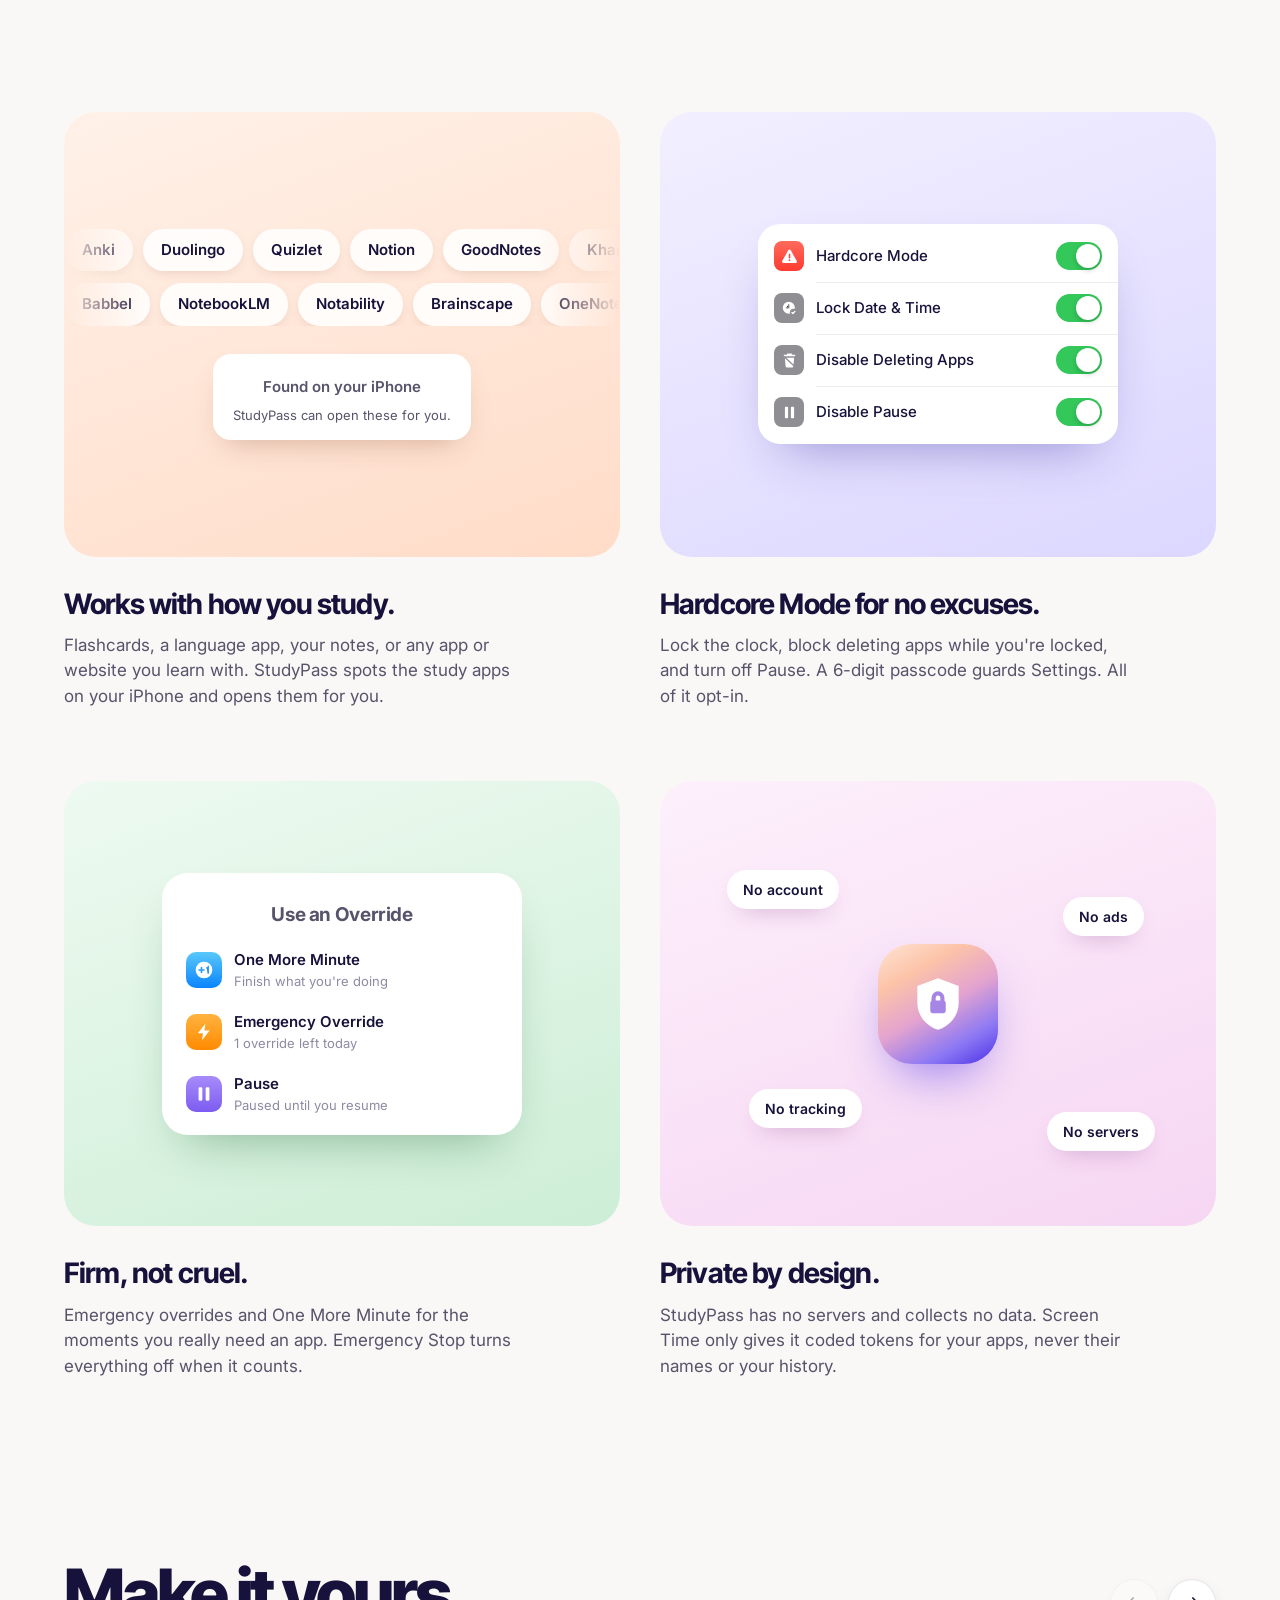
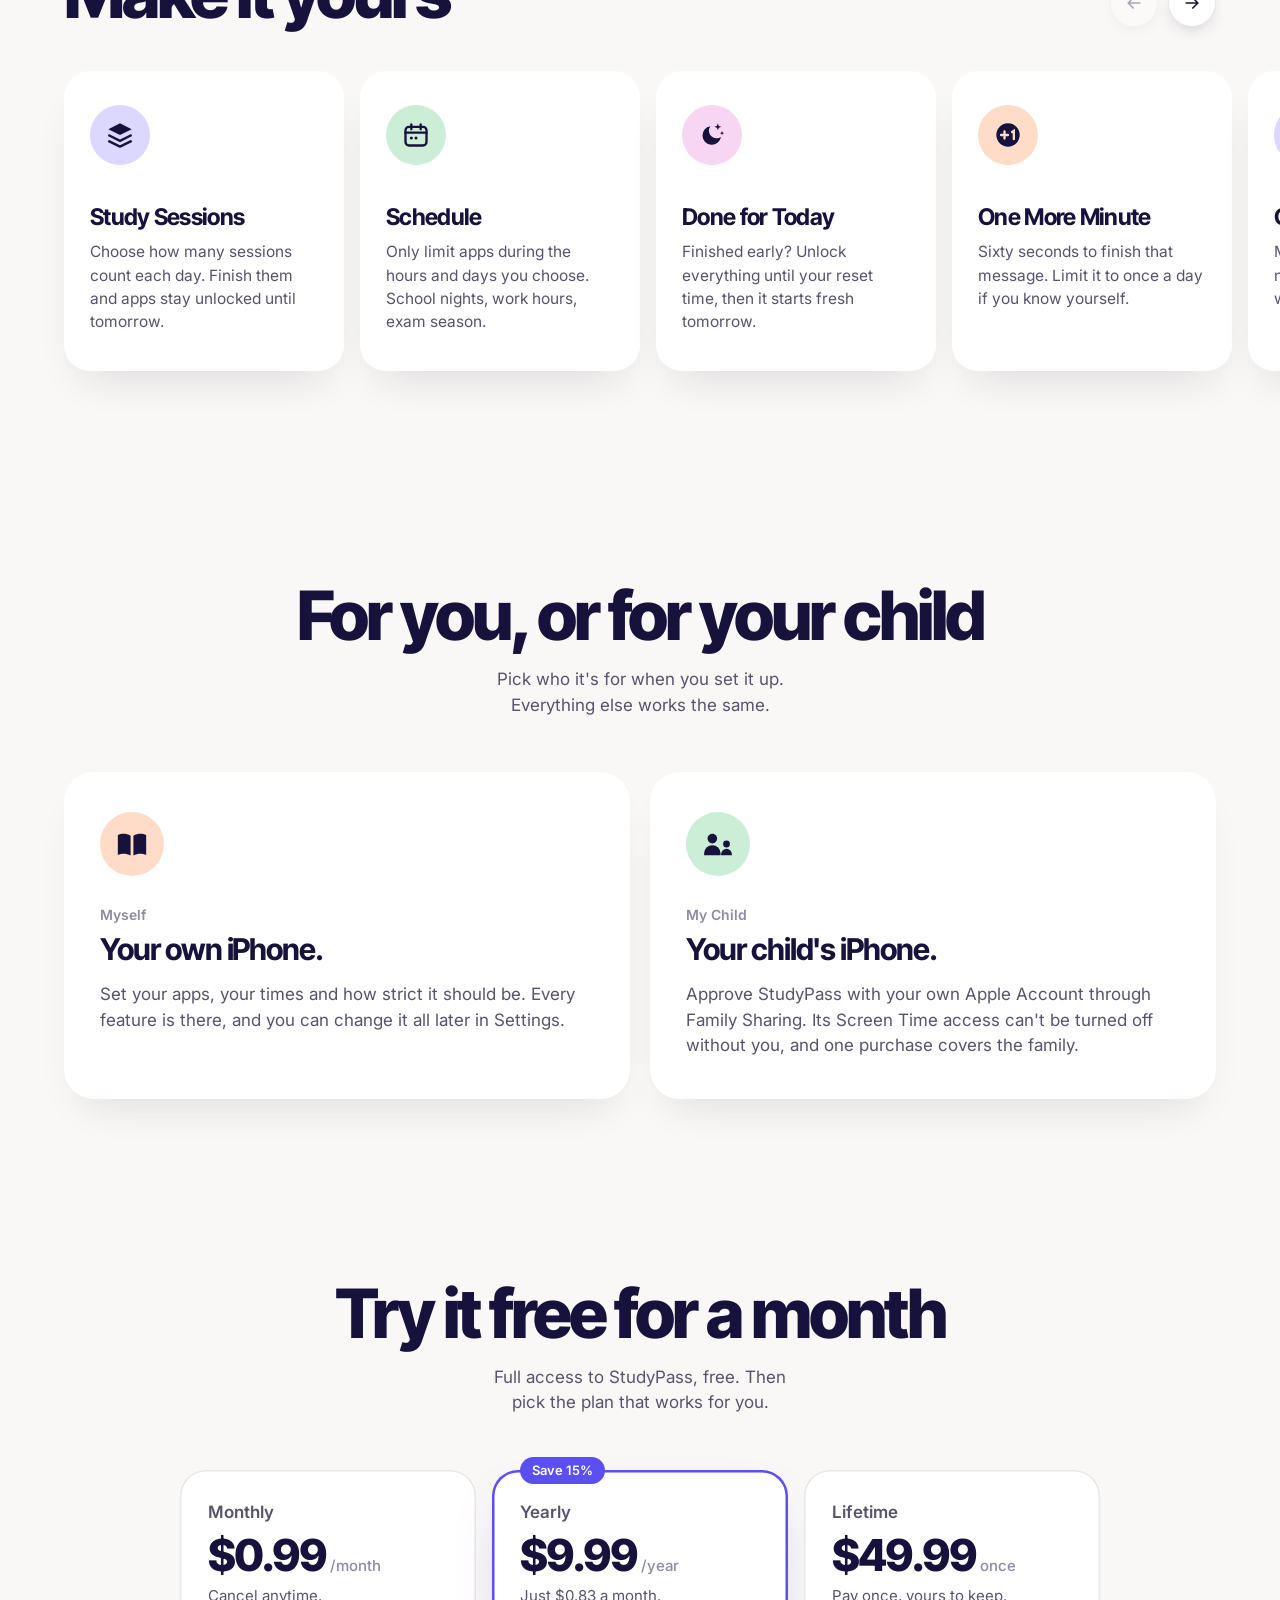
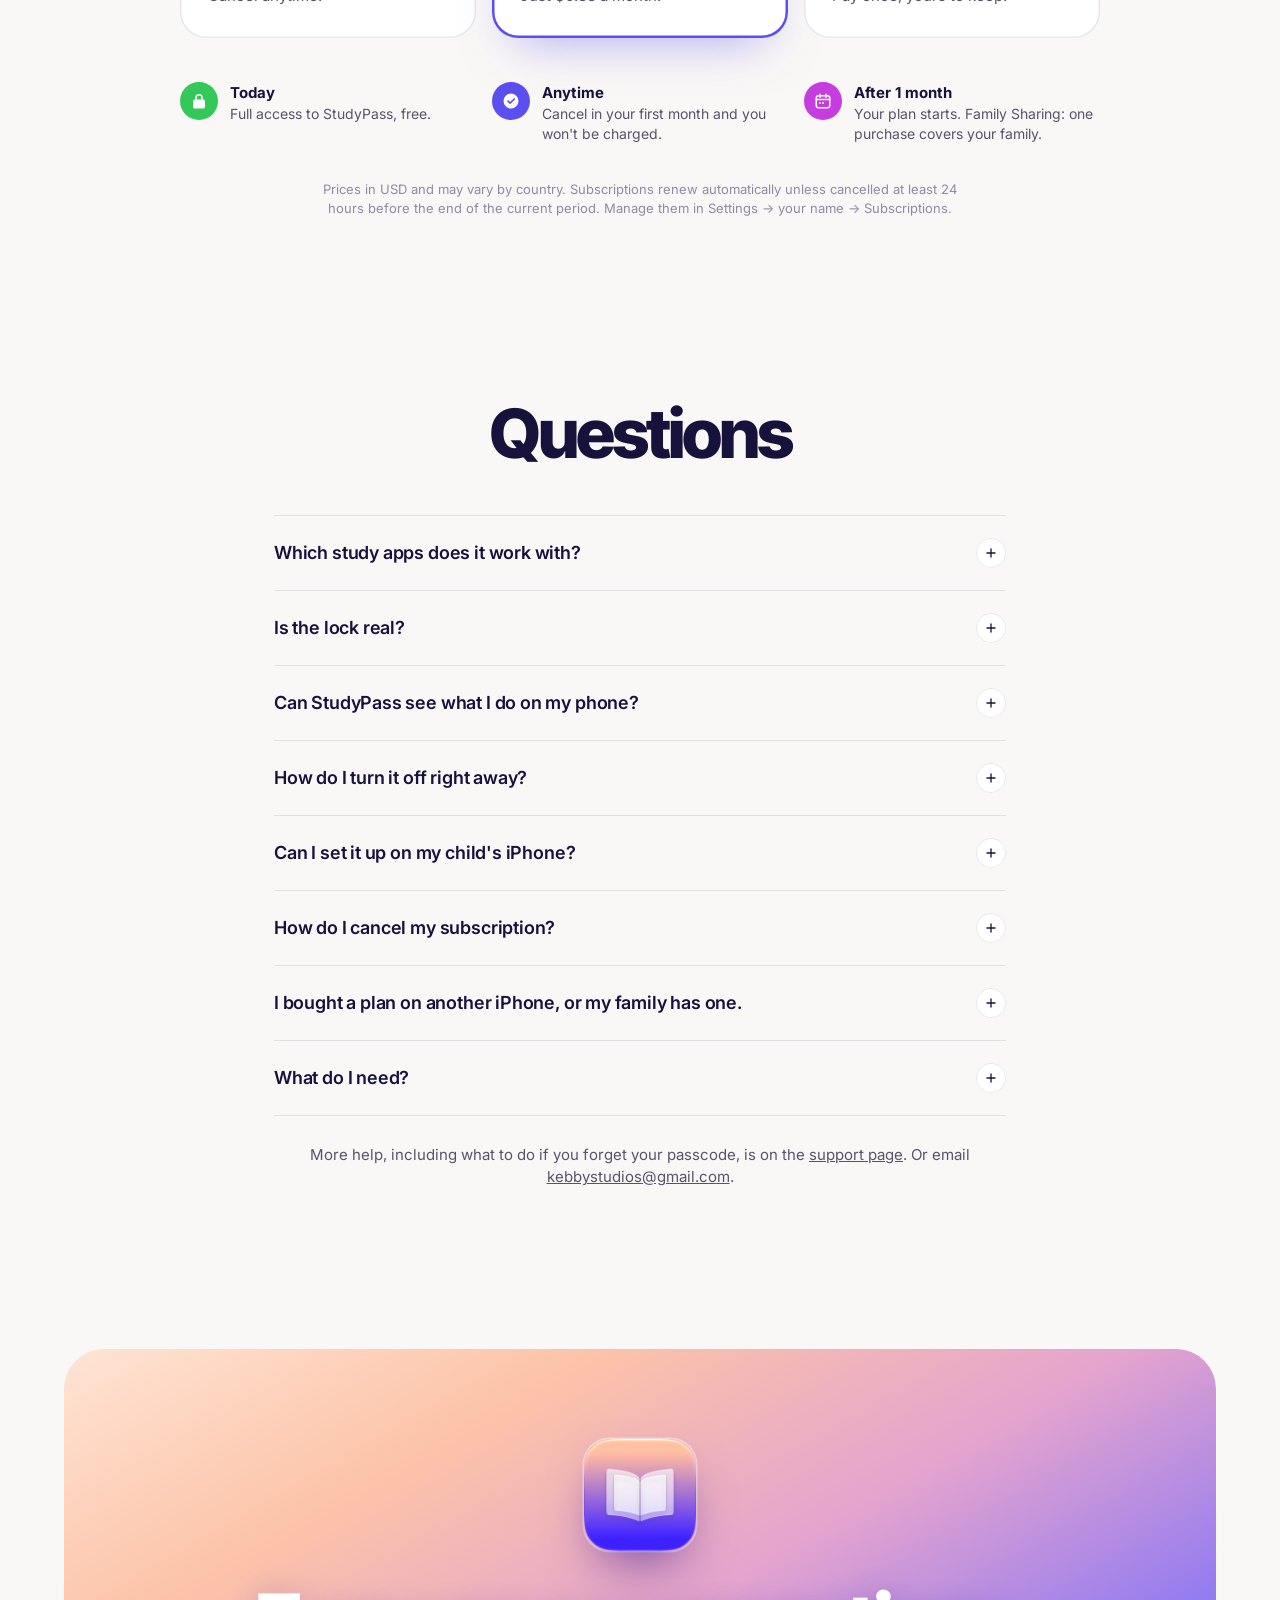
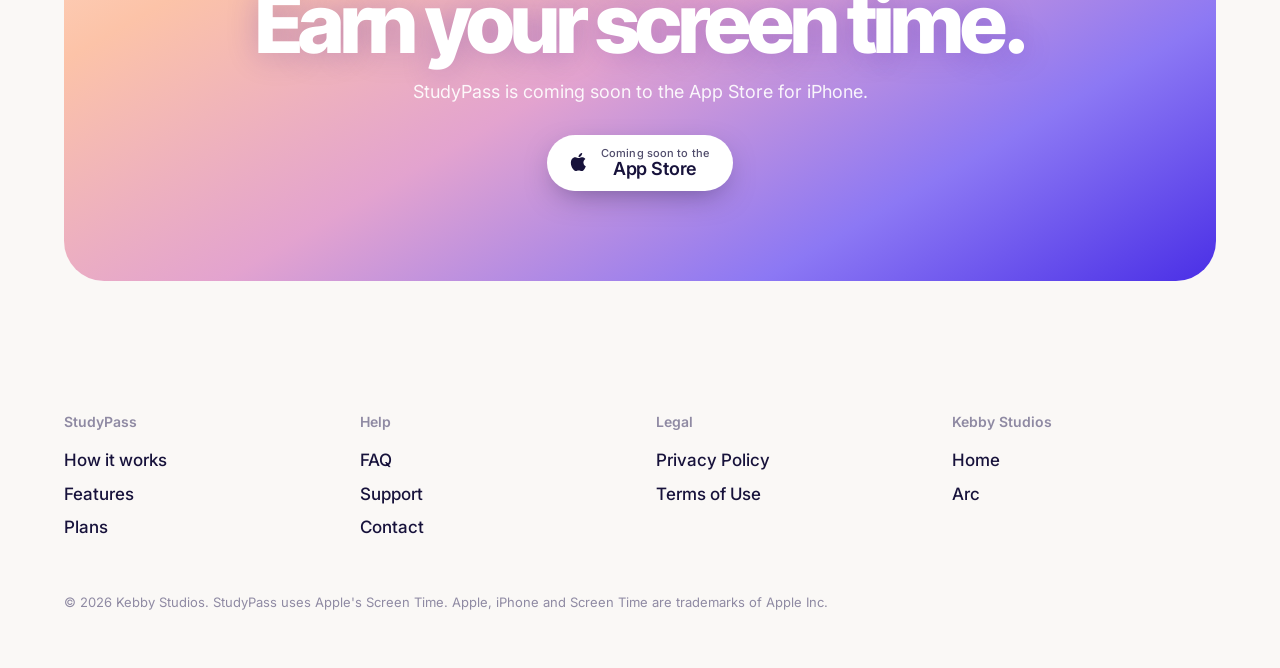
<file: studypass/index.html>
<!doctype html>
<html lang="en">
<head>
  <meta charset="utf-8">
  <meta name="viewport" content="width=device-width, initial-scale=1, viewport-fit=cover">
  <title>StudyPass: Study to Unlock Your Apps</title>
  <meta name="description" content="StudyPass lets you use your favorite apps for a while, then locks them until you've studied. Built on Apple's Screen Time. No account, no ads, no tracking.">
  <meta name="theme-color" content="#faf8f6">
  <meta property="og:type" content="website">
  <meta property="og:title" content="StudyPass: Study to unlock your apps">
  <meta property="og:description" content="Earn your screen time by studying. Free for a month. No account, no tracking.">
  <meta property="og:image" content="https://kebbystudios.com/studypass/img/og.jpg">
  <meta property="og:image:width" content="1200">
  <meta property="og:image:height" content="630">
  <meta property="og:url" content="https://kebbystudios.com/studypass/">
  <meta name="twitter:card" content="summary_large_image">
  <link rel="icon" href="img/icon-64.png">
  <link rel="apple-touch-icon" href="img/icon-180.png">
  <link rel="preconnect" href="https://fonts.googleapis.com">
  <link rel="preconnect" href="https://fonts.gstatic.com" crossorigin>
  <link href="https://fonts.googleapis.com/css2?family=Inter+Tight:wght@600;700;800&family=Inter:wght@400;500;600&display=swap" rel="stylesheet">
  <link rel="stylesheet" href="css/style.css">
  <script>
    document.documentElement.classList.add("js");
    if (!matchMedia("(prefers-reduced-motion: reduce)").matches) document.documentElement.classList.add("story");
  </script>
</head>
<body>

<!-- Icons. SF Symbols-like shapes drawn for this page. -->
<svg width="0" height="0" style="position:absolute" aria-hidden="true" focusable="false">
  <symbol id="i-lock" viewBox="0 0 24 24"><path fill="currentColor" d="M7 10V7.5a5 5 0 0 1 10 0V10h.5A2.5 2.5 0 0 1 20 12.5v7a2.5 2.5 0 0 1-2.5 2.5h-11A2.5 2.5 0 0 1 4 19.5v-7A2.5 2.5 0 0 1 6.5 10H7zm2 0h6V7.5a3 3 0 0 0-6 0V10z"/></symbol>
  <symbol id="i-check" viewBox="0 0 24 24"><path fill="currentColor" d="M12 2a10 10 0 1 0 0 20 10 10 0 0 0 0-20zm-1.2 14.4-4.1-4.1 1.5-1.5 2.6 2.6 5.5-5.5 1.5 1.5z"/></symbol>
  <symbol id="i-moon" viewBox="0 0 24 24"><path fill="currentColor" d="M10.6 4.4a8 8 0 1 0 9.1 9.3A6.6 6.6 0 0 1 10.6 4.4z"/><path fill="currentColor" d="m17 2 .8 2.2L20 5l-2.2.8L17 8l-.8-2.2L14 5l2.2-.8zM20.6 8.6l.5 1.3 1.3.5-1.3.5-.5 1.3-.5-1.3-1.3-.5 1.3-.5z"/></symbol>
  <symbol id="i-bolt" viewBox="0 0 24 24"><path fill="currentColor" d="M13.6 2 4.6 13.6h6.2L9.6 22l9.2-11.8h-6.3z"/></symbol>
  <symbol id="i-pause" viewBox="0 0 24 24"><rect fill="currentColor" x="5.5" y="4" width="4.5" height="16" rx="1.3"/><rect fill="currentColor" x="14" y="4" width="4.5" height="16" rx="1.3"/></symbol>
  <symbol id="i-repeat" viewBox="0 0 24 24"><path fill="none" stroke="currentColor" stroke-width="2" stroke-linecap="round" stroke-linejoin="round" d="M4 11V9.5A3.5 3.5 0 0 1 7.5 6H19m-3-3 3 3-3 3M20 13v1.5a3.5 3.5 0 0 1-3.5 3.5H5m3 3-3-3 3-3"/></symbol>
  <symbol id="i-book" viewBox="0 0 24 24"><path fill="currentColor" d="M2 5.6c2.6-1.3 6.1-1.3 9 .5v14c-2.9-1.6-6.4-1.6-9-.4zM22 5.6c-2.6-1.3-6.1-1.3-9 .5v14c2.9-1.6 6.4-1.6 9-.4z"/></symbol>
  <symbol id="i-cap" viewBox="0 0 24 24"><path fill="currentColor" d="M12 3 1 8.6l11 5.6 9-4.6V16h2V8.6z"/><path fill="currentColor" d="M5 12.4V16c0 1.9 3.1 3.6 7 3.6s7-1.7 7-3.6v-3.6l-7 3.6z"/></symbol>
  <symbol id="i-house" viewBox="0 0 24 24"><path fill="currentColor" d="M12 2.8 2.4 11H5v9.2h5.2V14h3.6v6.2H19V11h2.6z"/></symbol>
  <symbol id="i-gear" viewBox="0 0 24 24"><path fill="currentColor" fill-rule="evenodd" d="M10.3 2h3.4l.5 2.6 1.9.8 2.2-1.5 2.4 2.4-1.5 2.2.8 1.9 2.6.5v3.4l-2.6.5-.8 1.9 1.5 2.2-2.4 2.4-2.2-1.5-1.9.8-.5 2.6h-3.4l-.5-2.6-1.9-.8-2.2 1.5-2.4-2.4 1.5-2.2-.8-1.9L2 13.7v-3.4l2.6-.5.8-1.9-1.5-2.2 2.4-2.4 2.2 1.5 1.9-.8zM12 8.4a3.6 3.6 0 1 0 0 7.2 3.6 3.6 0 0 0 0-7.2z"/></symbol>
  <symbol id="i-chev" viewBox="0 0 24 24"><path fill="none" stroke="currentColor" stroke-width="2.4" stroke-linecap="round" stroke-linejoin="round" d="m9 5 7 7-7 7"/></symbol>
  <symbol id="i-back" viewBox="0 0 24 24"><path fill="none" stroke="currentColor" stroke-width="2.2" stroke-linecap="round" stroke-linejoin="round" d="M9 14 4 9l5-5M4 9h10.5a5.5 5.5 0 0 1 0 11H11"/></symbol>
  <symbol id="i-clock" viewBox="0 0 24 24"><circle cx="12" cy="12" r="9" fill="none" stroke="currentColor" stroke-width="2"/><path fill="none" stroke="currentColor" stroke-width="2" stroke-linecap="round" d="M12 7v5l3.5 2"/></symbol>
  <symbol id="i-cal" viewBox="0 0 24 24"><rect x="3" y="5" width="18" height="16" rx="3" fill="none" stroke="currentColor" stroke-width="2"/><path stroke="currentColor" stroke-width="2" stroke-linecap="round" d="M8 3v4M16 3v4M3 10h18"/><circle cx="8" cy="14.5" r="1.3" fill="currentColor"/><circle cx="12" cy="14.5" r="1.3" fill="currentColor"/></symbol>
  <symbol id="i-bell" viewBox="0 0 24 24"><path fill="currentColor" d="M12 2.5a6 6 0 0 0-6 6v4.2L4.3 16a1 1 0 0 0 .9 1.5h13.6a1 1 0 0 0 .9-1.5L18 12.7V8.5a6 6 0 0 0-6-6zM9.5 19a2.5 2.5 0 0 0 5 0z"/></symbol>
  <symbol id="i-text" viewBox="0 0 24 24"><path fill="currentColor" d="M5 3h14a3 3 0 0 1 3 3v9a3 3 0 0 1-3 3h-6l-5 4v-4H5a3 3 0 0 1-3-3V6a3 3 0 0 1 3-3z"/><path style="stroke:var(--cut,#fff)" stroke-width="1.8" stroke-linecap="round" d="M7 8.5h10M7 12.5h6"/></symbol>
  <symbol id="i-grid" viewBox="0 0 24 24"><rect fill="currentColor" x="3" y="3" width="8" height="8" rx="2.2"/><rect fill="currentColor" x="13" y="3" width="8" height="8" rx="2.2"/><rect fill="currentColor" x="3" y="13" width="8" height="8" rx="2.2"/><rect fill="currentColor" x="13" y="13" width="8" height="8" rx="4"/></symbol>
  <symbol id="i-key" viewBox="0 0 24 24"><circle cx="5.5" cy="12" r="2" fill="currentColor"/><circle cx="12" cy="12" r="2" fill="currentColor"/><circle cx="18.5" cy="12" r="2" fill="currentColor"/><rect x="1" y="6" width="22" height="12" rx="6" fill="none" stroke="currentColor" stroke-width="1.8"/></symbol>
  <symbol id="i-family" viewBox="0 0 24 24"><circle cx="8" cy="8.2" r="3.4" fill="currentColor"/><path fill="currentColor" d="M2.2 20v-1.4a5.8 5.8 0 0 1 11.6 0V20z"/><circle cx="18" cy="12" r="2.4" fill="currentColor"/><path fill="currentColor" d="M14.2 20v-.8a3.8 3.8 0 0 1 7.6 0v.8z"/></symbol>
  <symbol id="i-stack" viewBox="0 0 24 24"><path fill="currentColor" d="M12 2 2 7l10 5 10-5z"/><path fill="none" stroke="currentColor" stroke-width="2" stroke-linejoin="round" d="m2 12 10 5 10-5M2 17l10 5 10-5"/></symbol>
  <symbol id="i-plus1" viewBox="0 0 24 24"><circle cx="12" cy="12" r="10" fill="currentColor"/><path style="stroke:var(--cut,#fff)" stroke-width="2" stroke-linecap="round" d="M6 12h6M9 9v6M15.5 9.5l1.5-1v7"/></symbol>
  <symbol id="i-alert" viewBox="0 0 24 24"><path fill="currentColor" d="M10.3 3.2a2 2 0 0 1 3.4 0l8.6 15A2 2 0 0 1 20.6 21H3.4a2 2 0 0 1-1.7-2.8z"/><path style="stroke:var(--cut,#fff)" stroke-width="2.2" stroke-linecap="round" d="M12 9v4.6"/><circle cx="12" cy="17.2" r="1.3" style="fill:var(--cut,#fff)"/></symbol>
  <symbol id="i-trash" viewBox="0 0 24 24"><path fill="currentColor" d="M9 2h6l1 2h4v2H4V4h4zM5.5 8h13l-1 12.2A2 2 0 0 1 15.5 22h-7a2 2 0 0 1-2-1.8z"/><path style="stroke:var(--cut,#fff)" stroke-width="1.8" stroke-linecap="round" d="M5 7l14 13"/></symbol>
  <symbol id="i-clockcheck" viewBox="0 0 24 24"><circle cx="11" cy="11" r="8.5" fill="currentColor"/><path style="stroke:var(--cut,#fff)" stroke-width="1.8" stroke-linecap="round" d="M11 6.5V11H7.5"/><circle cx="17.5" cy="17.5" r="5" style="fill:var(--cut,#fff)"/><path fill="none" stroke="currentColor" stroke-width="1.8" stroke-linecap="round" stroke-linejoin="round" d="m15.4 17.6 1.5 1.5 2.8-3"/></symbol>
  <symbol id="i-shield" viewBox="0 0 24 24"><path fill="currentColor" d="M12 2 4 5v6.5c0 5 3.4 9 8 10.5 4.6-1.5 8-5.5 8-10.5V5z"/><rect x="9" y="10.6" width="6" height="5" rx="1.2" style="fill:var(--cut,#fff)"/><path fill="none" style="stroke:var(--cut,#fff)" stroke-width="1.6" d="M10.3 10.8V9.6a1.7 1.7 0 0 1 3.4 0v1.2"/></symbol>
  <symbol id="i-eye" viewBox="0 0 24 24"><path fill="none" stroke="currentColor" stroke-width="2" d="M2 12s3.6-7 10-7 10 7 10 7-3.6 7-10 7S2 12 2 12z"/><circle cx="12" cy="12" r="3" fill="currentColor"/><path stroke="currentColor" stroke-width="2" stroke-linecap="round" d="M4 20 20 4"/></symbol>
  <symbol id="i-arrow" viewBox="0 0 24 24"><path fill="none" stroke="currentColor" stroke-width="2" stroke-linecap="round" stroke-linejoin="round" d="M5 12h14m-6-6 6 6-6 6"/></symbol>
  <symbol id="i-down" viewBox="0 0 24 24"><path fill="none" stroke="currentColor" stroke-width="2" stroke-linecap="round" stroke-linejoin="round" d="M12 5v14m-6-6 6 6 6-6"/></symbol>
  <symbol id="i-apple" viewBox="0 0 24 24"><path fill="currentColor" d="M16.4 12.6c0-2.3 1.9-3.4 2-3.5-1.1-1.6-2.8-1.8-3.4-1.8-1.4-.2-2.8.8-3.5.8-.7 0-1.9-.8-3.1-.8-1.6 0-3 .9-3.8 2.3-1.6 2.8-.4 7 1.2 9.2.8 1.1 1.7 2.3 2.9 2.3 1.2 0 1.6-.7 3-.7s1.8.7 3 .7c1.3 0 2.1-1.1 2.8-2.2.9-1.3 1.3-2.5 1.3-2.6-.1 0-2.4-.9-2.4-3.7zM14.2 5.8c.6-.8 1.1-1.8 1-2.8-.9 0-2 .6-2.7 1.4-.6.7-1.1 1.7-1 2.7 1 .1 2-.5 2.7-1.3z"/></symbol>
  <symbol id="i-signal" viewBox="0 0 18.4 12"><rect x="0" y="7.6" width="3.4" height="4.4" rx="1" fill="currentColor"/><rect x="5" y="5" width="3.4" height="7" rx="1" fill="currentColor"/><rect x="10" y="2.5" width="3.4" height="9.5" rx="1" fill="currentColor"/><rect x="15" y="0" width="3.4" height="12" rx="1" fill="currentColor"/></symbol>
  <symbol id="i-wifi" viewBox="0 0 16 12"><path fill="currentColor" d="M8 2.2c2.4 0 4.6.9 6.3 2.5l1.3-1.4A10.9 10.9 0 0 0 8 .2 10.9 10.9 0 0 0 .4 3.3l1.3 1.4A9 9 0 0 1 8 2.2zm0 3.5c1.4 0 2.8.6 3.8 1.5l1.3-1.4A7.4 7.4 0 0 0 8 3.7 7.4 7.4 0 0 0 2.9 5.8l1.3 1.4c1-.9 2.4-1.5 3.8-1.5zm0 3.4c.6 0 1.2.2 1.6.6L8 11.5 6.4 9.7c.4-.4 1-.6 1.6-.6z"/></symbol>
  <symbol id="i-batt" viewBox="0 0 28 13"><rect x=".6" y=".6" width="23.6" height="11.8" rx="3.6" fill="none" stroke="currentColor" stroke-opacity=".4" stroke-width="1.2"/><rect x="2.4" y="2.4" width="20" height="8.2" rx="2.2" fill="currentColor"/><path d="M25.8 4.4v4.2c.9-.3 1.4-1.1 1.4-2.1s-.5-1.8-1.4-2.1z" fill="currentColor" fill-opacity=".4"/></symbol>
</svg>

<!-- One phone, every screen. main.js copies it into each [data-phone] and shows one screen at a time. -->
<template id="phone-tpl">
  <div class="phone-body">
    <div class="screen">
      <div class="status"><time>9:41</time><span class="sb"><svg class="sb-sig"><use href="#i-signal"/></svg><svg class="sb-wifi"><use href="#i-wifi"/></svg><svg class="sb-bat"><use href="#i-batt"/></svg></span></div>
      <i class="island"></i>

      <!-- Home: Free Time -->
      <div class="scr scr-home scr-free" data-s="free">
        <p class="ttl">StudyPass</p>
        <div class="ring-card" style="--k:#34c759;--k2:#6fe08c;--track:#e2f6e7">
          <p class="ring-label"><svg><use href="#i-check"/></svg><span>Free Time</span></p>
          <div class="ring"><svg viewBox="0 0 100 100"><defs><linearGradient id="gF__N__" x1="0" y1="0" x2="1" y2="1"><stop offset="0" stop-color="#6fe08c"/><stop offset="1" stop-color="#2fbf55"/></linearGradient></defs><circle class="ring-track" cx="50" cy="50" r="44"/><circle class="ring-arc" cx="50" cy="50" r="44" stroke="url(#gF__N__)"/></svg>
            <div class="ring-num"><b data-num>9</b><span>min of app time left</span></div></div>
          <p class="ring-note">Then your apps lock until you study 10&nbsp;min.</p>
          <p class="ring-sess"><svg><use href="#i-repeat"/></svg><span data-sess>1 of 3 study sessions done today</span></p>
        </div>
        <div class="btn-main btn-gray"><svg><use href="#i-pause"/></svg><span>Pause</span></div>
        <div class="rows"><div class="row"><span class="tile" style="background:linear-gradient(#ffb340,#ff8a00)"><svg><use href="#i-bolt"/></svg></span><span class="row-t">Overrides Left Today</span><span class="row-v">1</span></div></div>
        <div class="tabbar"><span class="tab on"><svg><use href="#i-house"/></svg><span>Home</span></span><span class="tab"><svg><use href="#i-gear"/></svg><span>Settings</span></span></div>
      </div>

      <!-- Home: Study to Unlock -->
      <div class="scr scr-home scr-study" data-s="study">
        <p class="ttl">StudyPass</p>
        <div class="ring-card" style="--k:#5b4ff0;--track:#e6e4fb">
          <p class="ring-label"><svg><use href="#i-lock"/></svg><span>Study to Unlock</span></p>
          <div class="ring"><svg viewBox="0 0 100 100"><defs><linearGradient id="gS__N__" x1="0" y1="1" x2="1" y2="0"><stop offset="0" stop-color="#8178ff"/><stop offset="1" stop-color="#5546ee"/></linearGradient></defs><circle class="ring-track" cx="50" cy="50" r="44"/><circle class="ring-arc" cx="50" cy="50" r="44" stroke="url(#gS__N__)"/></svg>
            <div class="ring-num"><b data-num>6</b><span>min of study left</span></div></div>
          <p class="ring-note">Your apps are locked. Study to unlock&nbsp;them.</p>
          <p class="ring-sess"><svg><use href="#i-repeat"/></svg><span>1 of 3 study sessions done today</span></p>
        </div>
        <div class="btn-main"><svg><use href="#i-book"/></svg><span>Open Flashcards</span></div>
        <div class="rows">
          <div class="row"><span class="tile" style="background:linear-gradient(#ffb340,#ff8a00)"><svg><use href="#i-bolt"/></svg></span><span class="row-tx"><span class="row-t">Use an Override</span><span class="row-s">1 override left today</span></span><svg class="row-chev"><use href="#i-chev"/></svg></div>
          <div class="row row-off"><span class="tile" style="background:#c7c7cc"><svg><use href="#i-moon"/></svg></span><span class="row-tx"><span class="row-t">Done Studying for Today</span><span class="row-s">Open a study app first.</span></span><svg class="row-chev"><use href="#i-chev"/></svg></div>
        </div>
        <div class="tabbar"><span class="tab on"><svg><use href="#i-house"/></svg><span>Home</span></span><span class="tab"><svg><use href="#i-gear"/></svg><span>Settings</span></span></div>
      </div>

      <!-- Home: Done for Today -->
      <div class="scr scr-home scr-done" data-s="done">
        <p class="ttl">StudyPass</p>
        <div class="ring-card" style="--k:#c63ddf;--track:#f6e2f8">
          <p class="ring-label"><svg><use href="#i-moon"/></svg><span>Done for Today</span></p>
          <div class="ring ring-full"><svg viewBox="0 0 100 100"><defs><linearGradient id="gD__N__" x1="0" y1="0" x2="1" y2="1"><stop offset="0" stop-color="#ec62f7"/><stop offset="1" stop-color="#c02fd8"/></linearGradient></defs><circle class="ring-arc" cx="50" cy="50" r="44" stroke="url(#gD__N__)" style="stroke-dashoffset:0"/></svg>
            <div class="ring-num"><svg class="ring-moon"><use href="#i-moon"/></svg></div></div>
          <p class="ring-note">Your apps are unlocked until 4:00&nbsp;AM.</p>
          <p class="ring-sess"><svg><use href="#i-repeat"/></svg><span>3 of 3 study sessions done today</span></p>
        </div>
        <div class="btn-main btn-gray"><svg><use href="#i-back"/></svg><span>Start Counting Again</span></div>
        <div class="tabbar"><span class="tab on"><svg><use href="#i-house"/></svg><span>Home</span></span><span class="tab"><svg><use href="#i-gear"/></svg><span>Settings</span></span></div>
      </div>

      <!-- Screen Time shield -->
      <div class="scr scr-shield" data-s="shield">
        <div class="shield-mid">
          <svg class="shield-cap"><use href="#i-cap"/></svg>
          <p class="shield-t">Study Time</p>
          <p class="shield-s">Study 10 min to unlock</p>
        </div>
        <div class="shield-btn"><span>Open Flashcards</span></div>
        <p class="shield-other">Other Options</p>
      </div>

      <!-- A study app (a generic flashcards app) -->
      <div class="scr scr-cards" data-s="cards">
        <div class="fc-nav"><span class="fc-back"><svg><use href="#i-chev"/></svg>Decks</span><b>French</b><span class="fc-due">18 due</span></div>
        <div class="fc-bar"><i data-fc-bar></i></div>
        <div class="fc-card">
          <p class="fc-front">la bibliothèque</p>
          <p class="fc-back-side">the library</p>
          <p class="fc-hint">Tap to show answer</p>
        </div>
        <div class="fc-btns"><span style="--b:#ffe3df;--c:#d6372a">Again<small>1m</small></span><span style="--b:#fff0d4;--c:#b8620a">Hard<small>6m</small></span><span style="--b:#daf4e2;--c:#16843a">Good<small>10m</small></span><span style="--b:#dfe8ff;--c:#2a5fd8">Easy<small>4d</small></span></div>
      </div>

      <!-- Lock Screen: widgets + a heads-up notification -->
      <div class="scr scr-lock" data-s="lock">
        <p class="lk-date">Wednesday, November 18</p>
        <p class="lk-time">9:41</p>
        <div class="lk-widgets">
          <span class="lk-circ"><svg viewBox="0 0 100 100"><circle cx="50" cy="50" r="42" fill="none" stroke="rgba(255,255,255,.3)" stroke-width="9"/><circle cx="50" cy="50" r="42" fill="none" stroke="#fff" stroke-width="9" stroke-linecap="round" stroke-dasharray="264" stroke-dashoffset="70" transform="rotate(-90 50 50)"/></svg><svg class="lk-ic"><use href="#i-book"/></svg></span>
          <span class="lk-rect"><svg><use href="#i-book"/></svg><span><b>Open Flashcards</b><small>Free</small></span></span>
        </div>
        <div class="lk-note">
          <img src="img/icon-64.png" alt="" width="32" height="32">
          <span class="lk-note-tx"><span class="lk-app">StudyPass<small>now</small></span><b>5 min of app time left</b><span>Then you'll owe 10 min of study.</span></span>
        </div>
        <div class="lk-bottom"><i></i><i></i></div>
      </div>

      <i class="home-ind"></i>
    </div>
  </div>
</template>

<header class="top" id="top">
  <a class="brand" href="./" aria-label="StudyPass home">
    <img src="img/icon-180.png" alt="" width="28" height="28">
    <span>StudyPass</span>
  </a>
  <nav class="top-links" aria-label="Sections">
    <a href="#how">How it works</a>
    <a href="#features">Features</a>
    <a href="#plans">Plans</a>
    <a href="#faq">FAQ</a>
  </nav>
  <div class="top-actions">
    <a class="get-pill" href="#get" data-app-store>Get StudyPass</a>
    <button class="menu-btn" type="button" aria-expanded="false" aria-controls="menu" aria-label="Menu"><span></span><span></span></button>
  </div>
</header>

<div class="menu" id="menu" hidden>
  <nav aria-label="Menu">
    <a href="#how">How it works</a>
    <a href="#features">Features</a>
    <a href="#family">For families</a>
    <a href="#plans">Plans</a>
    <a href="#faq">FAQ</a>
    <a href="support.html">Support</a>
  </nav>
  <p class="menu-foot"><a href="../">Kebby Studios</a> · <a href="privacy.html">Privacy</a></p>
</div>

<main>
  <!-- HERO -->
  <section class="hero" id="hero">
    <div class="hero-glow" aria-hidden="true"><i></i><i></i><i></i></div>
    <div class="hero-copy">
      <p class="eyebrow">For iPhone · Built on Screen Time</p>
      <h1>Study to unlock your&nbsp;apps.</h1>
      <p class="hero-body">Use your apps for a while. Then StudyPass locks them until you've studied. Earn your screen time, one session at a&nbsp;time.</p>
      <div class="cta-row">
        <a class="store-btn" href="#get" data-app-store>
          <svg aria-hidden="true"><use href="#i-apple"/></svg>
          <span><small>Coming soon to the</small>App Store</span>
        </a>
        <a class="ghost-btn" href="#how">See how it works <svg aria-hidden="true"><use href="#i-down"/></svg></a>
      </div>
      <ul class="hero-facts">
        <li>Free for a month</li><li>No account</li><li>No tracking</li>
      </ul>
    </div>

    <div class="hero-scene" aria-hidden="true">
      <div class="scene">
        <div class="phone phone-hero" data-phone data-screen="study"></div>
        <div class="pass">
          <div class="pass-main">
            <div class="pass-top"><img src="img/icon-64.png" alt="" width="22" height="22"><b>StudyPass</b><span class="pass-no">No. 042</span></div>
            <p class="pass-label">Study session</p>
            <div class="pass-mid"><p class="pass-big">10<small>min</small></p><span class="pass-stamp">Unlocked</span></div>
            <div class="pass-row"><span>Earned<b>9:41 AM</b></span><span>Valid until<b>4:00 AM</b></span></div>
          </div>
          <div class="pass-stub"><span>Admit</span><b>All apps</b></div>
        </div>
      </div>
    </div>
  </section>

  <!-- INTRO -->
  <section class="intro">
    <p class="intro-copy">StudyPass splits your screen time in two: <em class="hl-apps">time for your apps</em> and <em class="hl-study">time for study</em>. Spend one, and earn it back with the&nbsp;other.</p>
  </section>

  <!-- REVEAL 1: App Time -->
  <section class="reveal" id="how" style="--block:var(--apps);--block-ink:#a34a17" aria-labelledby="how-name">
    <div class="reveal-pin">
      <h2 class="reveal-title" aria-hidden="true"><span class="rt-line">Scroll</span><span class="rt-line">less</span></h2>
      <div class="reveal-mask">
        <div class="reveal-inner">
          <div class="reveal-head">
            <p class="kicker">Step one · Scroll less</p>
            <h3 class="reveal-name" id="how-name">App Time</h3>
          </div>
          <div class="reveal-stage">
            <div class="phone phone-reveal" data-phone data-screen="free"></div>
            <ol class="steps">
              <li class="step" data-screen="free" data-count="free" data-from="10" data-to="5">
                <p class="step-title">Your apps. <br>Your limits.</p>
                <p class="step-note">Pick the apps, categories and websites you want to use less, then choose how long you get: anywhere from 5&nbsp;minutes to 4&nbsp;hours.</p>
              </li>
              <li class="step" data-screen="lock">
                <p class="step-title">A heads-up <br>first.</p>
                <p class="step-note">A notification a few minutes before your apps lock, so nothing ends mid-sentence. Widgets show where you stand.</p>
              </li>
              <li class="step" data-screen="shield">
                <p class="step-title">Time's up? <br>They lock.</p>
                <p class="step-note">Screen Time covers them with a shield. It's a real lock, not a reminder you can swipe&nbsp;away.</p>
              </li>
            </ol>
          </div>
        </div>
      </div>
    </div>
  </section>

  <!-- REVEAL 2: Study Time -->
  <section class="reveal" id="study" style="--block:var(--study);--block-ink:#2f2596" aria-labelledby="study-name">
    <div class="reveal-pin">
      <h2 class="reveal-title" aria-hidden="true"><span class="rt-line">Study</span><span class="rt-line">more</span></h2>
      <div class="reveal-mask">
        <div class="reveal-inner">
          <div class="reveal-head">
            <p class="kicker">Step two · Study more</p>
            <h3 class="reveal-name" id="study-name">Study Time</h3>
          </div>
          <div class="reveal-stage">
            <div class="phone phone-reveal" data-phone data-screen="cards"></div>
            <ol class="steps">
              <li class="step" data-screen="cards" data-cards>
                <p class="step-title">One tap <br>to study.</p>
                <p class="step-note">The shield's button opens your study app: flashcards, a language app, your notes, or any app or website you learn&nbsp;with.</p>
              </li>
              <li class="step" data-screen="study" data-count="study" data-from="10" data-to="0" data-weight="1.25">
                <p class="step-title">Study, and <br>they unlock.</p>
                <p class="step-note">Stay for your Study Time, from 2&nbsp;minutes to 2&nbsp;hours. StudyPass counts it on its own, and your apps open&nbsp;again.</p>
              </li>
              <li class="step" data-screen="done" data-weight="0.5">
                <p class="step-title">Done for <br>the day.</p>
                <p class="step-note">Finish your study sessions and your apps stay unlocked until tomorrow. Finished early? Tap Done Studying for&nbsp;Today.</p>
              </li>
            </ol>
          </div>
        </div>
      </div>
    </div>
  </section>

  <!-- NUMBERS -->
  <section class="numbers" aria-label="StudyPass at a glance">
    <div class="num"><b>1 tap</b><span>from a locked app to your study app</span></div>
    <div class="num"><b>5m–4h</b><span>of App Time before your apps lock</span></div>
    <div class="num"><b>2m–2h</b><span>of Study Time to unlock them again</span></div>
    <div class="num"><b>0</b><span>bytes of data collected. Ever.</span></div>
  </section>

  <!-- WHY -->
  <section class="why" id="why">
    <div class="why-grid">

      <article class="why-block">
        <div class="why-media media-apps" aria-hidden="true">
          <div class="chips"><div class="chips-row">
            <span>Anki</span><span>Duolingo</span><span>Quizlet</span><span>Notion</span><span>GoodNotes</span><span>Khan Academy</span><span>Brilliant</span><span>Memrise</span>
            <span>Anki</span><span>Duolingo</span><span>Quizlet</span><span>Notion</span><span>GoodNotes</span><span>Khan Academy</span><span>Brilliant</span><span>Memrise</span>
          </div><div class="chips-row rev">
            <span>Babbel</span><span>NotebookLM</span><span>Notability</span><span>Brainscape</span><span>OneNote</span><span>Busuu</span><span>Any website</span><span>Your notes</span>
            <span>Babbel</span><span>NotebookLM</span><span>Notability</span><span>Brainscape</span><span>OneNote</span><span>Busuu</span><span>Any website</span><span>Your notes</span>
          </div></div>
          <div class="found"><p class="found-h">Found on your iPhone</p><p class="found-s">StudyPass can open these for you.</p></div>
        </div>
        <h3>Works with how you study.</h3>
        <p>Flashcards, a language app, your notes, or any app or website you learn with. StudyPass spots the study apps on your iPhone and opens them for you.</p>
      </article>

      <article class="why-block">
        <div class="why-media media-hard" aria-hidden="true">
          <div class="mini-list">
            <div class="ml-row"><span class="tile" style="background:linear-gradient(#ff6a5c,#ff3b30);--cut:#ff4b3e"><svg><use href="#i-alert"/></svg></span><span>Hardcore Mode</span><i class="tog"></i></div>
            <div class="ml-row"><span class="tile" style="background:#8e8e93;--cut:#8e8e93"><svg><use href="#i-clockcheck"/></svg></span><span>Lock Date &amp; Time</span><i class="tog"></i></div>
            <div class="ml-row"><span class="tile" style="background:#8e8e93;--cut:#8e8e93"><svg><use href="#i-trash"/></svg></span><span>Disable Deleting Apps</span><i class="tog"></i></div>
            <div class="ml-row"><span class="tile" style="background:#8e8e93"><svg><use href="#i-pause"/></svg></span><span>Disable Pause</span><i class="tog"></i></div>
          </div>
        </div>
        <h3>Hardcore Mode for no excuses.</h3>
        <p>Lock the clock, block deleting apps while you're locked, and turn off Pause. A 6-digit passcode guards Settings. All of it opt-in.</p>
      </article>

      <article class="why-block">
        <div class="why-media media-life" aria-hidden="true">
          <div class="sheet">
            <p class="sheet-h">Use an Override</p>
            <div class="sheet-opt"><span class="tile" style="background:linear-gradient(#5ac8fa,#0a84ff);--cut:#2a9cfc"><svg><use href="#i-plus1"/></svg></span><span><b>One More Minute</b><small>Finish what you're doing</small></span></div>
            <div class="sheet-opt"><span class="tile" style="background:linear-gradient(#ffb340,#ff8a00)"><svg><use href="#i-bolt"/></svg></span><span><b>Emergency Override</b><small>1 override left today</small></span></div>
            <div class="sheet-opt"><span class="tile" style="background:linear-gradient(#a78bfa,#7c5cf0)"><svg><use href="#i-pause"/></svg></span><span><b>Pause</b><small>Paused until you resume</small></span></div>
          </div>
        </div>
        <h3>Firm, not cruel.</h3>
        <p>Emergency overrides and One More Minute for the moments you really need an app. Emergency Stop turns everything off when it counts.</p>
      </article>

      <article class="why-block">
        <div class="why-media media-priv" aria-hidden="true">
          <div class="priv-core"><svg><use href="#i-shield"/></svg></div>
          <span class="orb o1">No account</span><span class="orb o2">No ads</span><span class="orb o3">No tracking</span><span class="orb o4">No servers</span>
        </div>
        <h3>Private by design.</h3>
        <p>StudyPass has no servers and collects no data. Screen Time only gives it coded tokens for your apps, never their names or your history.</p>
      </article>

    </div>
  </section>

  <!-- FEATURES -->
  <section class="feats" id="features">
    <div class="feats-head">
      <h2 class="sec-title">Make it yours</h2>
      <div class="feats-nav">
        <button type="button" class="round-btn" data-dir="-1" aria-label="Previous features"><svg style="transform:scaleX(-1)"><use href="#i-arrow"/></svg></button>
        <button type="button" class="round-btn" data-dir="1" aria-label="Next features"><svg><use href="#i-arrow"/></svg></button>
      </div>
    </div>
    <div class="feats-scroll" tabindex="0" role="region" aria-label="Features. Scroll sideways to see more.">
      <article class="feat"><span class="feat-ic" style="--c:var(--study)"><svg><use href="#i-stack"/></svg></span><h3>Study Sessions</h3><p>Choose how many sessions count each day. Finish them and apps stay unlocked until tomorrow.</p></article>
      <article class="feat"><span class="feat-ic" style="--c:var(--mint)"><svg><use href="#i-cal"/></svg></span><h3>Schedule</h3><p>Only limit apps during the hours and days you choose. School nights, work hours, exam season.</p></article>
      <article class="feat"><span class="feat-ic" style="--c:var(--done)"><svg><use href="#i-moon"/></svg></span><h3>Done for Today</h3><p>Finished early? Unlock everything until your reset time, then it starts fresh tomorrow.</p></article>
      <article class="feat"><span class="feat-ic" style="--c:var(--peach)"><svg><use href="#i-plus1"/></svg></span><h3>One More Minute</h3><p>Sixty seconds to finish that message. Limit it to once a day if you know yourself.</p></article>
      <article class="feat"><span class="feat-ic" style="--c:var(--study)"><svg><use href="#i-text"/></svg></span><h3>Custom Shield Text</h3><p>Make the lock say what you need to hear. "Exam in 9 days" works wonders.</p></article>
      <article class="feat"><span class="feat-ic" style="--c:var(--mint)"><svg><use href="#i-bell"/></svg></span><h3>Notifications</h3><p>A warning a few minutes before apps lock, and a ping the moment they unlock.</p></article>
      <article class="feat"><span class="feat-ic" style="--c:var(--peach)"><svg><use href="#i-grid"/></svg></span><h3>Widgets</h3><p>Home Screen and Lock Screen widgets show how much study is left and open your study app.</p></article>
      <article class="feat"><span class="feat-ic" style="--c:var(--done)"><svg><use href="#i-key"/></svg></span><h3>Passcode</h3><p>Six digits guard Settings, and optionally overrides and Done Studying for Today.</p></article>
      <article class="feat"><span class="feat-ic" style="--c:var(--study)"><svg><use href="#i-pause"/></svg></span><h3>Pause</h3><p>Need a break? Pause until you resume. Or switch Pause off in Hardcore Mode.</p></article>
    </div>
  </section>

  <!-- FAMILY -->
  <section class="family" id="family">
    <h2 class="sec-title">For you, or for your&nbsp;child</h2>
    <p class="sec-sub">Pick who it's for when you set it up. Everything else works the same.</p>
    <div class="who">
      <article class="who-card">
        <span class="who-ic" style="--c:var(--peach)"><svg><use href="#i-book"/></svg></span>
        <p class="who-k">Myself</p>
        <h3>Your own iPhone.</h3>
        <p>Set your apps, your times and how strict it should be. Every feature is there, and you can change it all later in Settings.</p>
      </article>
      <article class="who-card">
        <span class="who-ic" style="--c:var(--mint)"><svg><use href="#i-family"/></svg></span>
        <p class="who-k">My Child</p>
        <h3>Your child's iPhone.</h3>
        <p>Approve StudyPass with your own Apple Account through Family Sharing. Its Screen Time access can't be turned off without you, and one purchase covers the family.</p>
      </article>
    </div>
  </section>

  <!-- PLANS -->
  <section class="plans" id="plans">
    <h2 class="sec-title">Try it free for a&nbsp;month</h2>
    <p class="sec-sub">Full access to StudyPass, free. Then pick the plan that works for you.</p>
    <div class="plan-grid">
      <article class="plan">
        <p class="plan-name">Monthly</p>
        <p class="plan-price">$0.99<small>/month</small></p>
        <p class="plan-note">Cancel anytime.</p>
      </article>
      <article class="plan plan-best">
        <span class="plan-tag">Save 15%</span>
        <p class="plan-name">Yearly</p>
        <p class="plan-price">$9.99<small>/year</small></p>
        <p class="plan-note">Just $0.83 a month.</p>
      </article>
      <article class="plan">
        <p class="plan-name">Lifetime</p>
        <p class="plan-price">$49.99<small>once</small></p>
        <p class="plan-note">Pay once, yours to keep.</p>
      </article>
    </div>
    <ol class="timeline">
      <li><span class="tl-dot" style="--c:#34c759"><svg><use href="#i-lock"/></svg></span><b>Today</b><span>Full access to StudyPass, free.</span></li>
      <li><span class="tl-dot" style="--c:#5b4ff0"><svg><use href="#i-check"/></svg></span><b>Anytime</b><span>Cancel in your first month and you won't be charged.</span></li>
      <li><span class="tl-dot" style="--c:#c63ddf"><svg><use href="#i-cal"/></svg></span><b>After 1 month</b><span>Your plan starts. Family Sharing: one purchase covers your family.</span></li>
    </ol>
    <p class="fine">Prices in USD and may vary by country. Subscriptions renew automatically unless cancelled at least 24 hours before the end of the current period. Manage them in Settings → your name → Subscriptions.</p>
  </section>

  <!-- FAQ -->
  <section class="faq" id="faq">
    <h2 class="sec-title">Questions</h2>
    <div class="faq-list">
      <details>
        <summary>Which study apps does it work with?</summary>
        <p>Any app or website you pick. StudyPass recognizes many popular ones, like Anki, Duolingo, Quizlet, Notion, GoodNotes and Khan Academy, and can open them straight from the shield. Time in every study app you pick counts.</p>
      </details>
      <details>
        <summary>Is the lock real?</summary>
        <p>Yes. StudyPass uses Apple's Screen Time, so your apps are covered by the same shield iOS uses for its own limits. It isn't a reminder you can dismiss.</p>
      </details>
      <details>
        <summary>Can StudyPass see what I do on my phone?</summary>
        <p>No. Screen Time gives StudyPass coded tokens for the apps you choose, never their names or your usage history. Everything stays on your iPhone, and StudyPass has no servers. Read the <a href="privacy.html">privacy policy</a>.</p>
      </details>
      <details>
        <summary>How do I turn it off right away?</summary>
        <p>Settings → Help → Diagnostics → <strong>Emergency Stop</strong>. It unlocks everything after a 15-second wait. You can also remove StudyPass in iOS Settings → Screen Time → Apps with Screen Time Access.</p>
      </details>
      <details>
        <summary>Can I set it up on my child's iPhone?</summary>
        <p>Yes. Choose "My Child" during setup and approve StudyPass with your own Apple Account. Your child needs to be in your Family Sharing group. Plans work with Family Sharing.</p>
      </details>
      <details>
        <summary>How do I cancel my subscription?</summary>
        <p>In StudyPass: Settings → Help → Manage Subscription. Or in iOS Settings → your name → Subscriptions → StudyPass. If you cancel during the free month, you won't be charged.</p>
      </details>
      <details>
        <summary>I bought a plan on another iPhone, or my family has one.</summary>
        <p>On the plan page, tap <strong>Restore Purchases</strong>.</p>
      </details>
      <details>
        <summary>What do I need?</summary>
        <p>An iPhone with iOS 26.5 or later. Screen Time must be on, and StudyPass will walk you through allowing it.</p>
      </details>
    </div>
    <p class="faq-more">More help, including what to do if you forget your passcode, is on the <a href="support.html">support page</a>. Or email <a href="mailto:kebbystudios@gmail.com?subject=StudyPass">kebbystudios@gmail.com</a>.</p>
  </section>

  <!-- CLOSING CTA -->
  <section class="closing" id="get">
    <img class="closing-icon" src="img/icon-512.png" alt="" width="120" height="120">
    <h2>Earn your screen&nbsp;time.</h2>
    <p>StudyPass is coming soon to the App Store for iPhone.</p>
    <a class="store-btn store-btn-light" href="#get" data-app-store>
      <svg aria-hidden="true"><use href="#i-apple"/></svg>
      <span><small>Coming soon to the</small>App Store</span>
    </a>
  </section>
</main>

<footer class="foot">
  <div class="foot-cols">
    <div><h4>StudyPass</h4><a href="#how">How it works</a><a href="#features">Features</a><a href="#plans">Plans</a></div>
    <div><h4>Help</h4><a href="#faq">FAQ</a><a href="support.html">Support</a><a href="mailto:kebbystudios@gmail.com?subject=StudyPass">Contact</a></div>
    <div><h4>Legal</h4><a href="privacy.html">Privacy Policy</a><a href="https://www.apple.com/legal/internet-services/itunes/dev/stdeula/">Terms of Use</a></div>
    <div><h4>Kebby Studios</h4><a href="../">Home</a><a href="../arc/">Arc</a></div>
  </div>
  <p class="foot-legal">&copy; <span data-year>2026</span> Kebby Studios. StudyPass uses Apple's Screen Time. Apple, iPhone and Screen Time are trademarks of Apple Inc.</p>
</footer>

<script src="js/main.js"></script>
</body>
</html>
</file>
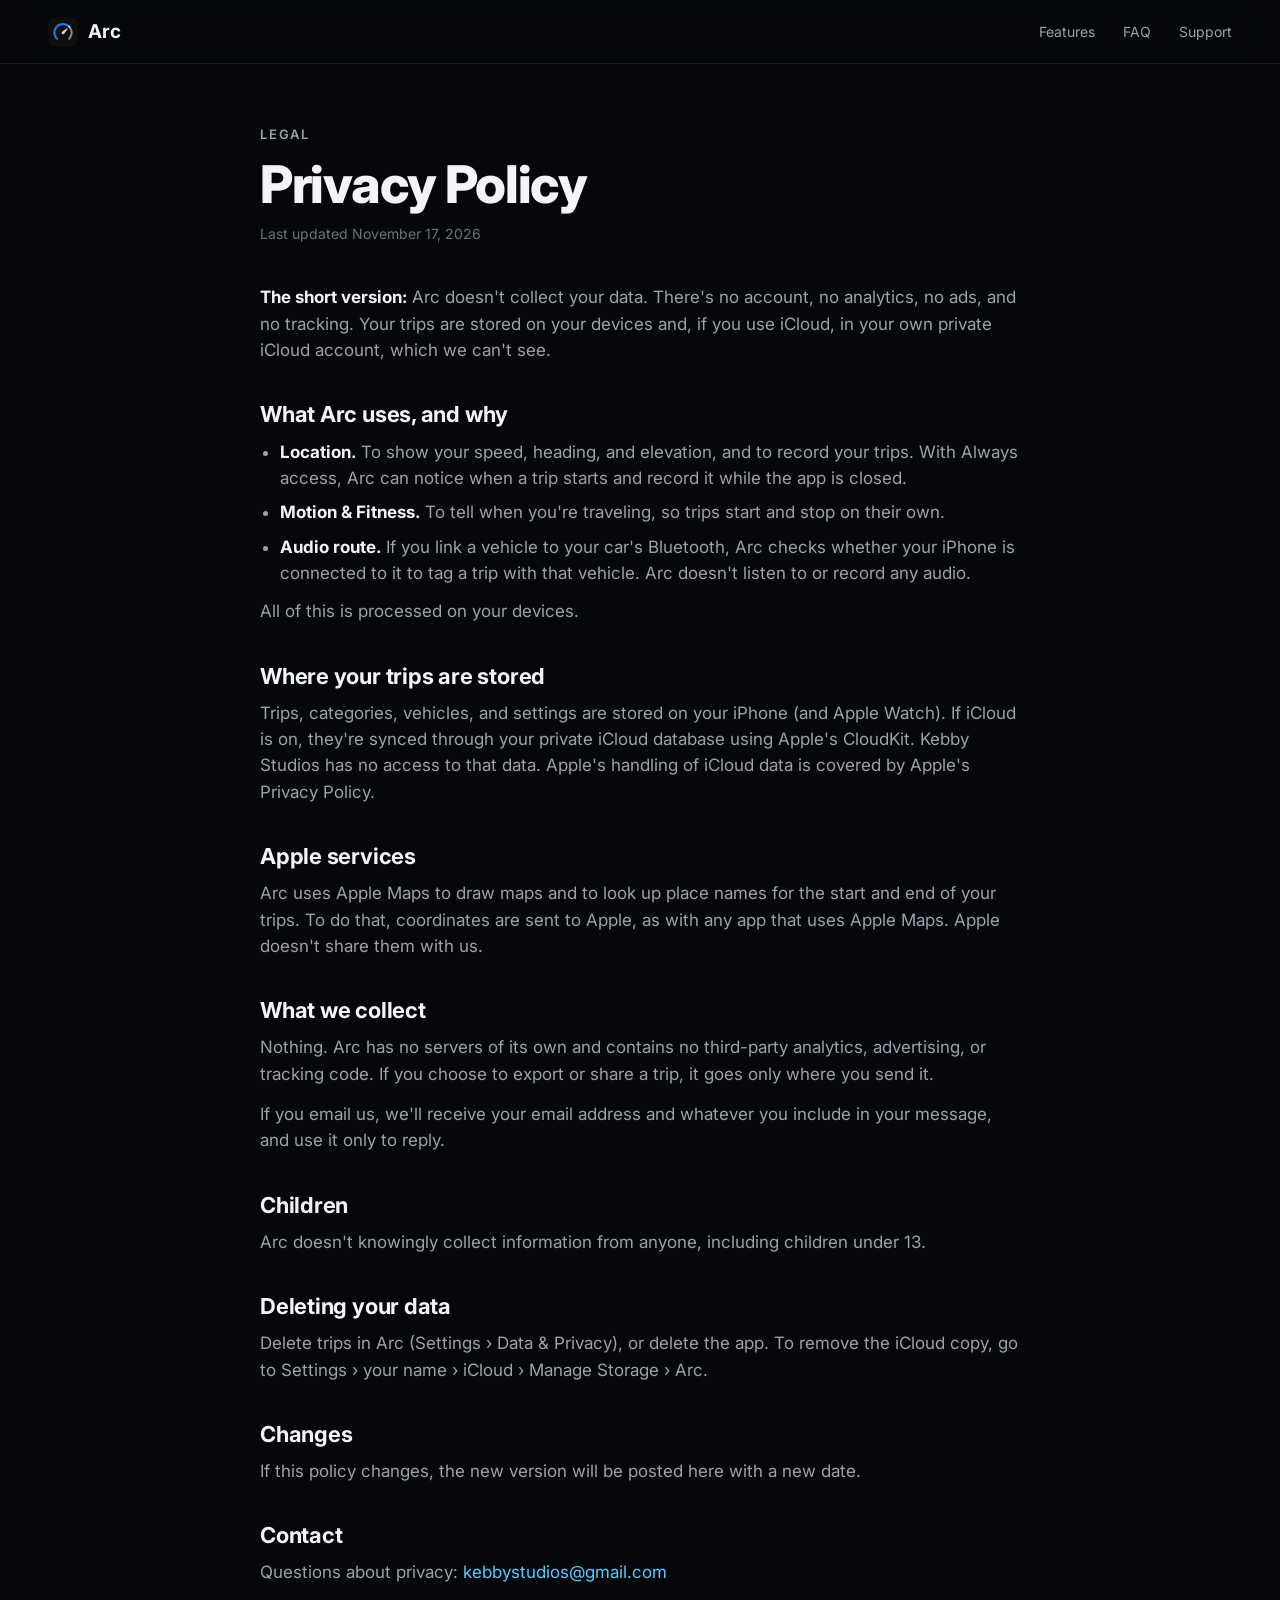
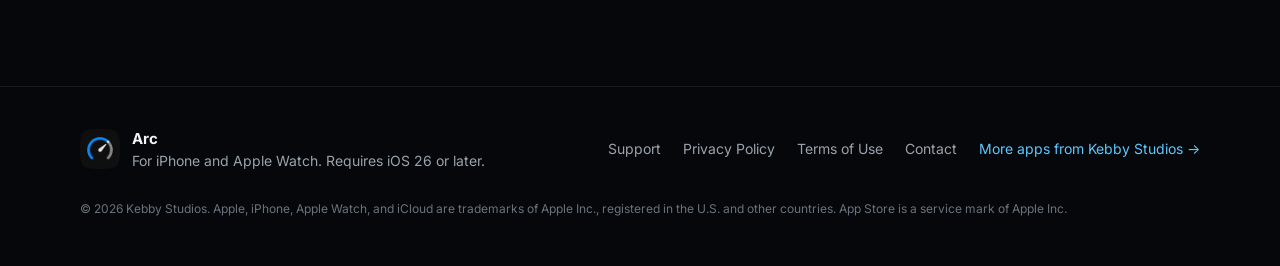
<file: arc/privacy.html>
<!doctype html>
<html lang="en">
<head>
  <meta charset="utf-8">
  <meta name="viewport" content="width=device-width, initial-scale=1, viewport-fit=cover">
  <title>Privacy Policy · Arc</title>
  <meta name="description" content="Arc's privacy policy: no account, no tracking, and your trips stay on your devices and in your iCloud.">
  <meta name="theme-color" content="#05070a">
  <link rel="icon" href="img/icon-64.png">
  <link rel="preconnect" href="https://fonts.googleapis.com">
  <link rel="preconnect" href="https://fonts.gstatic.com" crossorigin>
  <link href="https://fonts.googleapis.com/css2?family=Inter:wght@400;500;600;700;800&display=swap" rel="stylesheet">
  <link rel="stylesheet" href="css/style.css">
</head>
<body>
  <header class="nav solid">
    <a class="brand" href="./" aria-label="Arc home">
      <img src="img/icon-180.png" alt="" width="30" height="30">
      <span>Arc</span>
    </a>
    <nav class="nav-links">
      <a href="./#features">Features</a>
      <a href="./#faq">FAQ</a>
      <a href="support.html">Support</a>
    </nav>
  </header>
  <main class="doc">
    <div class="wrap">
      <p class="eyebrow">Legal</p>
      <h1>Privacy Policy</h1>
      <p class="updated">Last updated November 17, 2026</p>

      <p><strong>The short version:</strong> Arc doesn't collect your data. There's no account, no analytics, no ads, and no tracking. Your trips are stored on your devices and, if you use iCloud, in your own private iCloud account, which we can't see.</p>

      <h2>What Arc uses, and why</h2>
      <ul>
        <li><strong>Location.</strong> To show your speed, heading, and elevation, and to record your trips. With Always access, Arc can notice when a trip starts and record it while the app is closed.</li>
        <li><strong>Motion &amp; Fitness.</strong> To tell when you're traveling, so trips start and stop on their own.</li>
        <li><strong>Audio route.</strong> If you link a vehicle to your car's Bluetooth, Arc checks whether your iPhone is connected to it to tag a trip with that vehicle. Arc doesn't listen to or record any audio.</li>
      </ul>
      <p>All of this is processed on your devices.</p>

      <h2>Where your trips are stored</h2>
      <p>Trips, categories, vehicles, and settings are stored on your iPhone (and Apple Watch). If iCloud is on, they're synced through your private iCloud database using Apple's CloudKit. Kebby Studios has no access to that data. Apple's handling of iCloud data is covered by Apple's Privacy Policy.</p>

      <h2>Apple services</h2>
      <p>Arc uses Apple Maps to draw maps and to look up place names for the start and end of your trips. To do that, coordinates are sent to Apple, as with any app that uses Apple Maps. Apple doesn't share them with us.</p>

      <h2>What we collect</h2>
      <p>Nothing. Arc has no servers of its own and contains no third-party analytics, advertising, or tracking code. If you choose to export or share a trip, it goes only where you send it.</p>
      <p>If you email us, we'll receive your email address and whatever you include in your message, and use it only to reply.</p>

      <h2>Children</h2>
      <p>Arc doesn't knowingly collect information from anyone, including children under 13.</p>

      <h2>Deleting your data</h2>
      <p>Delete trips in Arc (Settings › Data &amp; Privacy), or delete the app. To remove the iCloud copy, go to Settings › your name › iCloud › Manage Storage › Arc.</p>

      <h2>Changes</h2>
      <p>If this policy changes, the new version will be posted here with a new date.</p>

      <h2>Contact</h2>
      <p>Questions about privacy: <a href="mailto:kebbystudios@gmail.com?subject=Arc%20Privacy">kebbystudios@gmail.com</a></p>
    </div>
  </main>
  <footer class="footer">
    <div class="wrap footer-inner">
      <div class="footer-brand">
        <img src="img/icon-180.png" alt="" width="40" height="40">
        <div>
          <strong>Arc</strong>
          <span>For iPhone and Apple Watch. Requires iOS 26 or later.</span>
        </div>
      </div>
      <nav class="footer-links" aria-label="Footer">
        <a href="support.html">Support</a>
        <a href="privacy.html">Privacy Policy</a>
        <a href="terms.html">Terms of Use</a>
        <a href="mailto:kebbystudios@gmail.com">Contact</a>
        <a class="more" href="../">More apps from Kebby Studios &rarr;</a>
      </nav>
    </div>
    <div class="wrap legal">
      <p>&copy; 2026 Kebby Studios. Apple, iPhone, Apple Watch, and iCloud are trademarks of Apple Inc., registered in the U.S. and other countries. App Store is a service mark of Apple Inc.</p>
    </div>
  </footer>
</body>
</html>
</file>
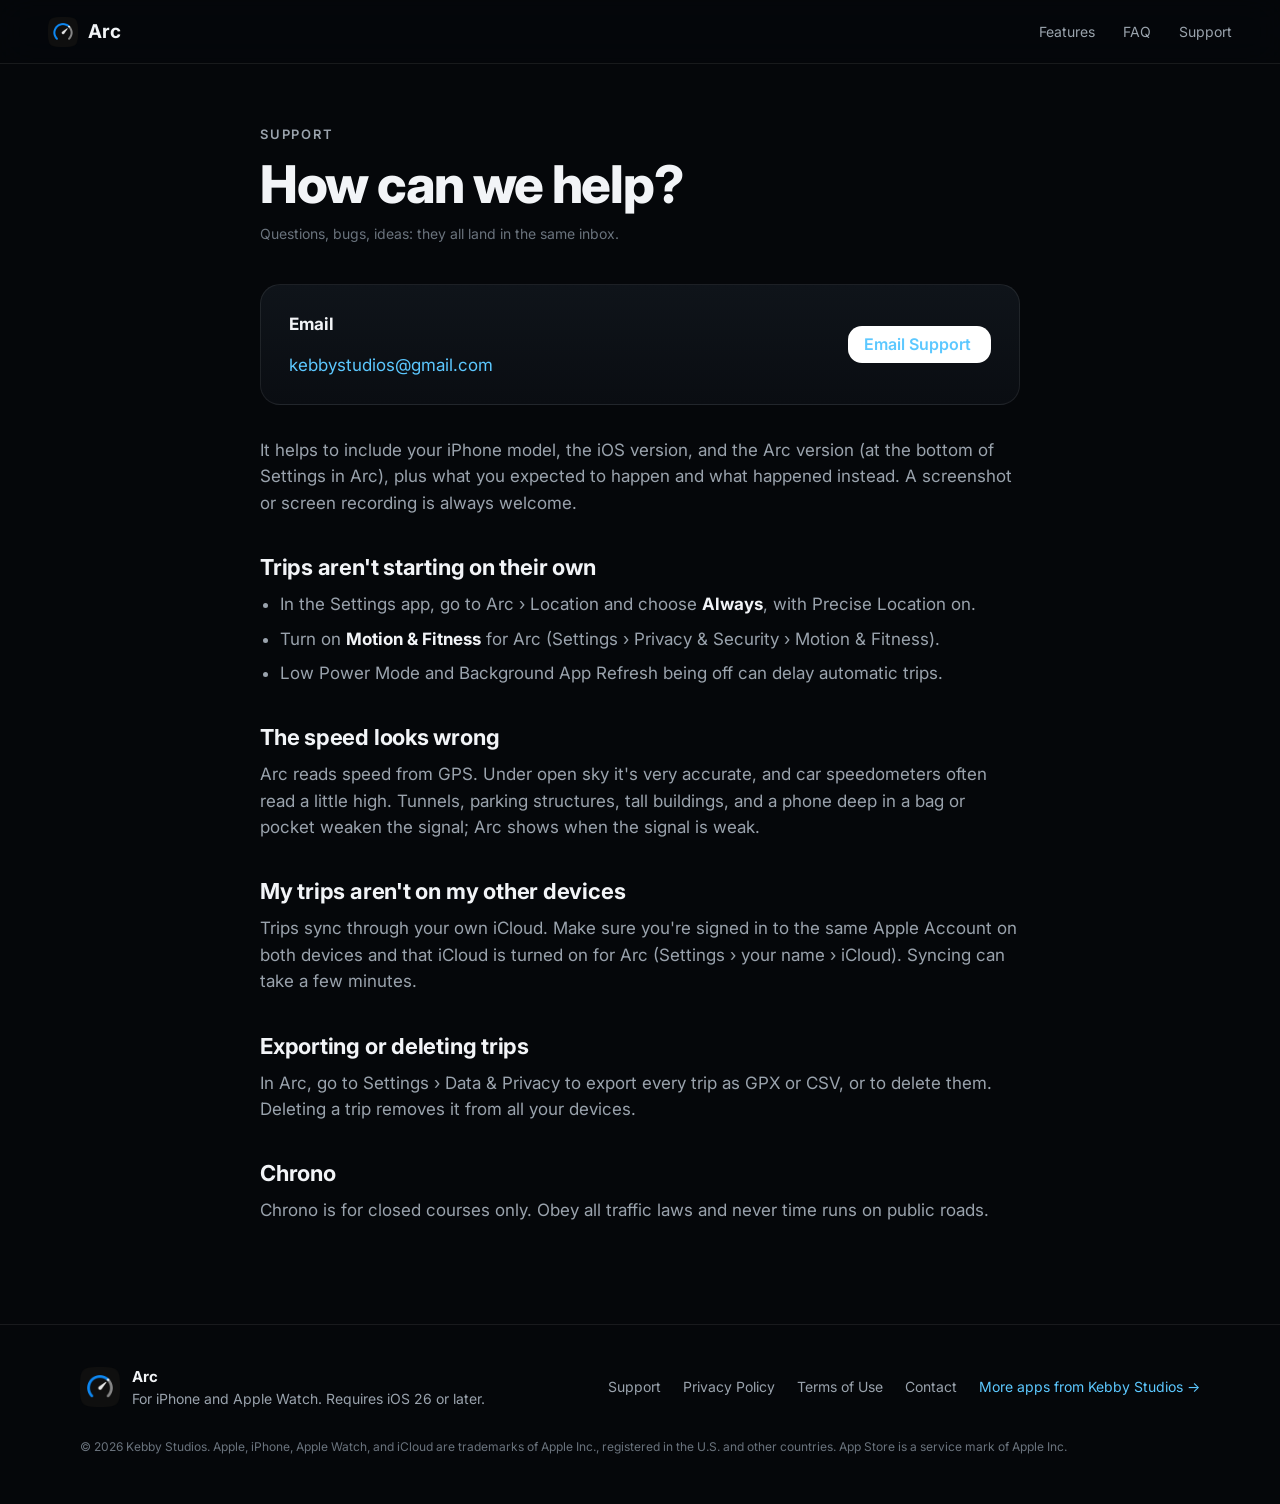
<file: arc/support.html>
<!doctype html>
<html lang="en">
<head>
  <meta charset="utf-8">
  <meta name="viewport" content="width=device-width, initial-scale=1, viewport-fit=cover">
  <title>Support · Arc</title>
  <meta name="description" content="Get help with Arc, the speedometer and trip logger for iPhone.">
  <meta name="theme-color" content="#05070a">
  <link rel="icon" href="img/icon-64.png">
  <link rel="preconnect" href="https://fonts.googleapis.com">
  <link rel="preconnect" href="https://fonts.gstatic.com" crossorigin>
  <link href="https://fonts.googleapis.com/css2?family=Inter:wght@400;500;600;700;800&display=swap" rel="stylesheet">
  <link rel="stylesheet" href="css/style.css">
</head>
<body>
  <header class="nav solid">
    <a class="brand" href="./" aria-label="Arc home">
      <img src="img/icon-180.png" alt="" width="30" height="30">
      <span>Arc</span>
    </a>
    <nav class="nav-links">
      <a href="./#features">Features</a>
      <a href="./#faq">FAQ</a>
      <a href="support.html">Support</a>
    </nav>
  </header>
  <main class="doc">
    <div class="wrap">
      <p class="eyebrow">Support</p>
      <h1>How can we help?</h1>
      <p class="updated">Questions, bugs, ideas: they all land in the same inbox.</p>
      <div class="contact-card">
        <div>
          <p><strong>Email</strong></p>
          <p><a href="mailto:kebbystudios@gmail.com?subject=Arc%20Support">kebbystudios@gmail.com</a></p>
        </div>
        <a class="store-btn" href="mailto:kebbystudios@gmail.com?subject=Arc%20Support"><span>Email Support</span></a>
      </div>
      <p>It helps to include your iPhone model, the iOS version, and the Arc version (at the bottom of Settings in Arc), plus what you expected to happen and what happened instead. A screenshot or screen recording is always welcome.</p>

      <h2>Trips aren't starting on their own</h2>
      <ul>
        <li>In the Settings app, go to Arc › Location and choose <strong>Always</strong>, with Precise Location on.</li>
        <li>Turn on <strong>Motion &amp; Fitness</strong> for Arc (Settings › Privacy &amp; Security › Motion &amp; Fitness).</li>
        <li>Low Power Mode and Background App Refresh being off can delay automatic trips.</li>
      </ul>

      <h2>The speed looks wrong</h2>
      <p>Arc reads speed from GPS. Under open sky it's very accurate, and car speedometers often read a little high. Tunnels, parking structures, tall buildings, and a phone deep in a bag or pocket weaken the signal; Arc shows when the signal is weak.</p>

      <h2>My trips aren't on my other devices</h2>
      <p>Trips sync through your own iCloud. Make sure you're signed in to the same Apple Account on both devices and that iCloud is turned on for Arc (Settings › your name › iCloud). Syncing can take a few minutes.</p>

      <h2>Exporting or deleting trips</h2>
      <p>In Arc, go to Settings › Data &amp; Privacy to export every trip as GPX or CSV, or to delete them. Deleting a trip removes it from all your devices.</p>

      <h2>Chrono</h2>
      <p>Chrono is for closed courses only. Obey all traffic laws and never time runs on public roads.</p>
    </div>
  </main>
  <footer class="footer">
    <div class="wrap footer-inner">
      <div class="footer-brand">
        <img src="img/icon-180.png" alt="" width="40" height="40">
        <div>
          <strong>Arc</strong>
          <span>For iPhone and Apple Watch. Requires iOS 26 or later.</span>
        </div>
      </div>
      <nav class="footer-links" aria-label="Footer">
        <a href="support.html">Support</a>
        <a href="privacy.html">Privacy Policy</a>
        <a href="terms.html">Terms of Use</a>
        <a href="mailto:kebbystudios@gmail.com">Contact</a>
        <a class="more" href="../">More apps from Kebby Studios &rarr;</a>
      </nav>
    </div>
    <div class="wrap legal">
      <p>&copy; 2026 Kebby Studios. Apple, iPhone, Apple Watch, and iCloud are trademarks of Apple Inc., registered in the U.S. and other countries. App Store is a service mark of Apple Inc.</p>
    </div>
  </footer>
</body>
</html>
</file>
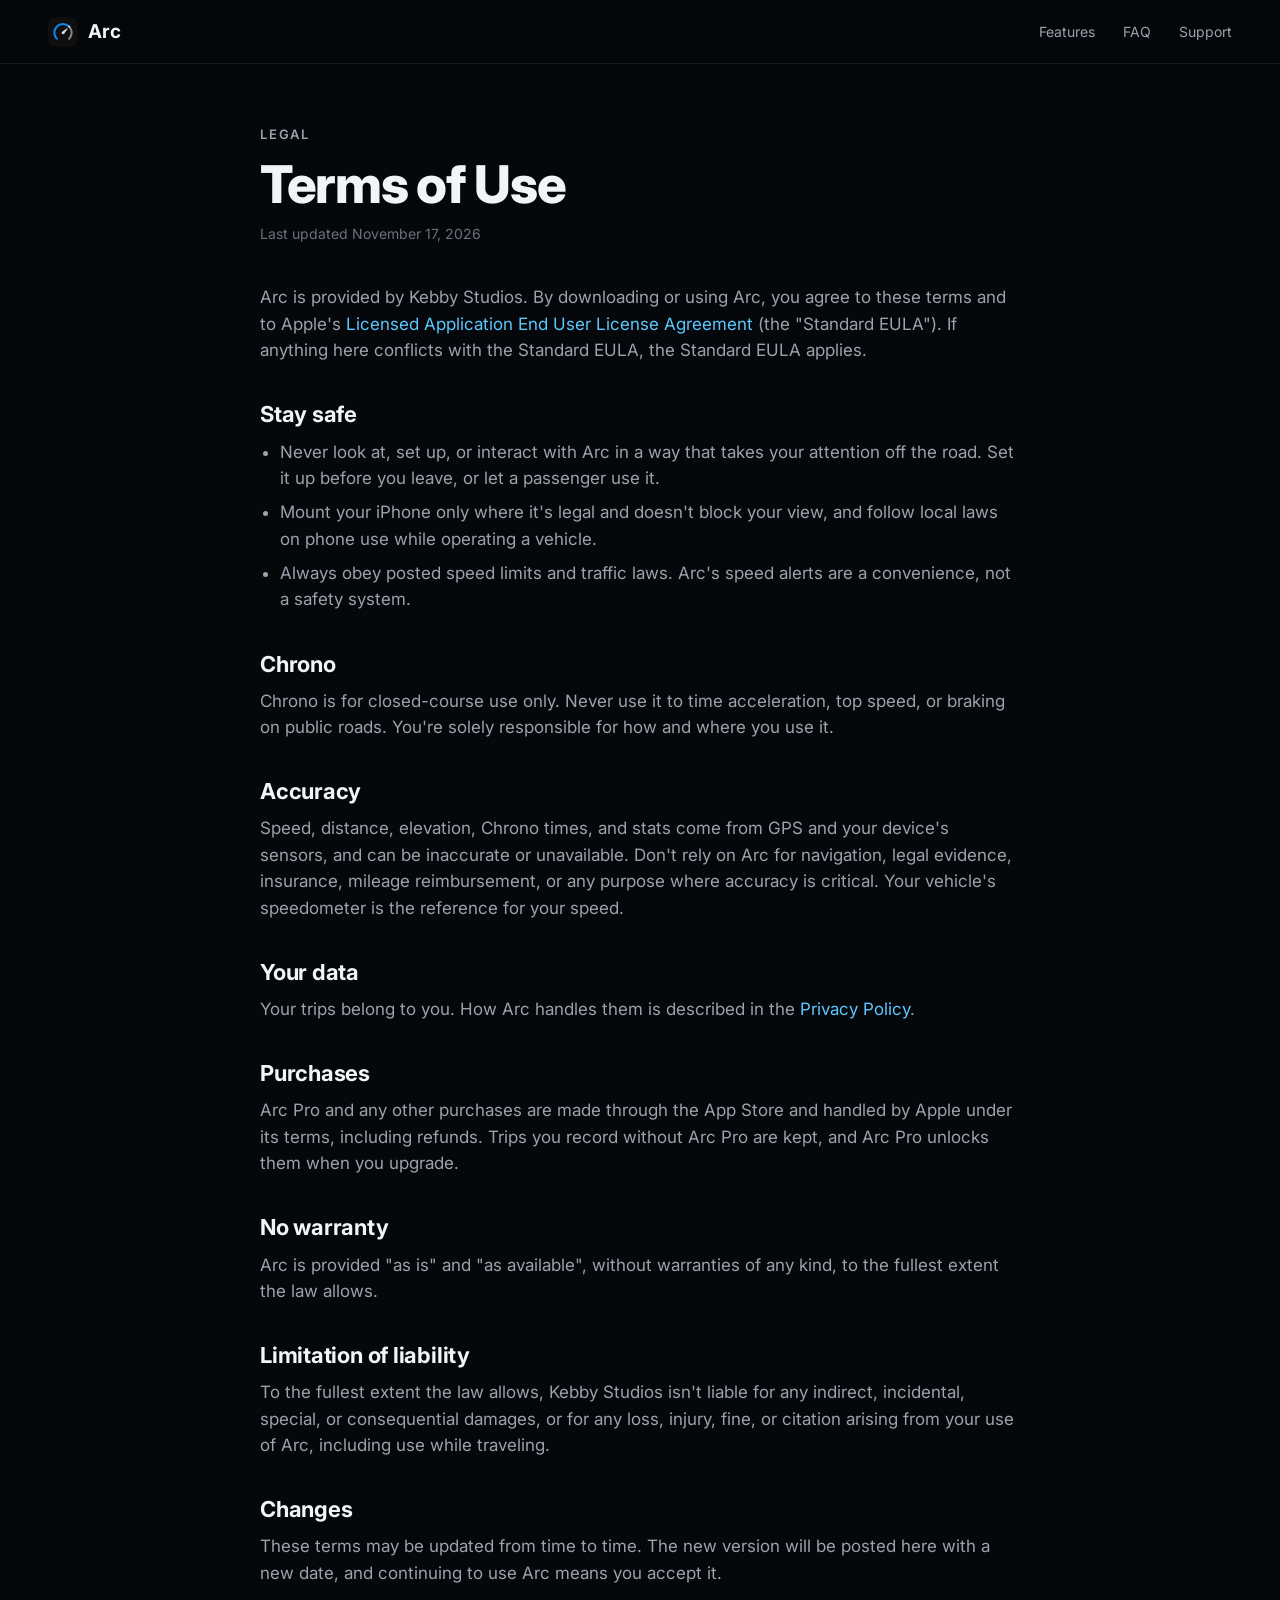
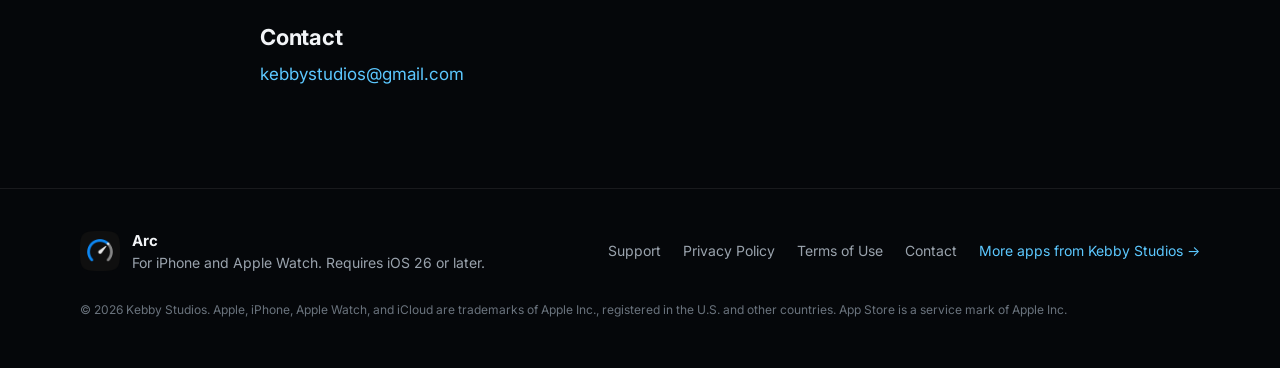
<file: arc/terms.html>
<!doctype html>
<html lang="en">
<head>
  <meta charset="utf-8">
  <meta name="viewport" content="width=device-width, initial-scale=1, viewport-fit=cover">
  <title>Terms of Use · Arc</title>
  <meta name="description" content="Terms of use for Arc, the speedometer and trip logger for iPhone.">
  <meta name="theme-color" content="#05070a">
  <link rel="icon" href="img/icon-64.png">
  <link rel="preconnect" href="https://fonts.googleapis.com">
  <link rel="preconnect" href="https://fonts.gstatic.com" crossorigin>
  <link href="https://fonts.googleapis.com/css2?family=Inter:wght@400;500;600;700;800&display=swap" rel="stylesheet">
  <link rel="stylesheet" href="css/style.css">
</head>
<body>
  <header class="nav solid">
    <a class="brand" href="./" aria-label="Arc home">
      <img src="img/icon-180.png" alt="" width="30" height="30">
      <span>Arc</span>
    </a>
    <nav class="nav-links">
      <a href="./#features">Features</a>
      <a href="./#faq">FAQ</a>
      <a href="support.html">Support</a>
    </nav>
  </header>
  <main class="doc">
    <div class="wrap">
      <p class="eyebrow">Legal</p>
      <h1>Terms of Use</h1>
      <p class="updated">Last updated November 17, 2026</p>

      <p>Arc is provided by Kebby Studios. By downloading or using Arc, you agree to these terms and to Apple's <a href="https://www.apple.com/legal/internet-services/itunes/dev/stdeula/" rel="noopener">Licensed Application End User License Agreement</a> (the "Standard EULA"). If anything here conflicts with the Standard EULA, the Standard EULA applies.</p>

      <h2>Stay safe</h2>
      <ul>
        <li>Never look at, set up, or interact with Arc in a way that takes your attention off the road. Set it up before you leave, or let a passenger use it.</li>
        <li>Mount your iPhone only where it's legal and doesn't block your view, and follow local laws on phone use while operating a vehicle.</li>
        <li>Always obey posted speed limits and traffic laws. Arc's speed alerts are a convenience, not a safety system.</li>
      </ul>

      <h2>Chrono</h2>
      <p>Chrono is for closed-course use only. Never use it to time acceleration, top speed, or braking on public roads. You're solely responsible for how and where you use it.</p>

      <h2>Accuracy</h2>
      <p>Speed, distance, elevation, Chrono times, and stats come from GPS and your device's sensors, and can be inaccurate or unavailable. Don't rely on Arc for navigation, legal evidence, insurance, mileage reimbursement, or any purpose where accuracy is critical. Your vehicle's speedometer is the reference for your speed.</p>

      <h2>Your data</h2>
      <p>Your trips belong to you. How Arc handles them is described in the <a href="privacy.html">Privacy Policy</a>.</p>

      <h2>Purchases</h2>
      <p>Arc Pro and any other purchases are made through the App Store and handled by Apple under its terms, including refunds. Trips you record without Arc Pro are kept, and Arc Pro unlocks them when you upgrade.</p>

      <h2>No warranty</h2>
      <p>Arc is provided "as is" and "as available", without warranties of any kind, to the fullest extent the law allows.</p>

      <h2>Limitation of liability</h2>
      <p>To the fullest extent the law allows, Kebby Studios isn't liable for any indirect, incidental, special, or consequential damages, or for any loss, injury, fine, or citation arising from your use of Arc, including use while traveling.</p>

      <h2>Changes</h2>
      <p>These terms may be updated from time to time. The new version will be posted here with a new date, and continuing to use Arc means you accept it.</p>

      <h2>Contact</h2>
      <p><a href="mailto:kebbystudios@gmail.com?subject=Arc%20Terms">kebbystudios@gmail.com</a></p>
    </div>
  </main>
  <footer class="footer">
    <div class="wrap footer-inner">
      <div class="footer-brand">
        <img src="img/icon-180.png" alt="" width="40" height="40">
        <div>
          <strong>Arc</strong>
          <span>For iPhone and Apple Watch. Requires iOS 26 or later.</span>
        </div>
      </div>
      <nav class="footer-links" aria-label="Footer">
        <a href="support.html">Support</a>
        <a href="privacy.html">Privacy Policy</a>
        <a href="terms.html">Terms of Use</a>
        <a href="mailto:kebbystudios@gmail.com">Contact</a>
        <a class="more" href="../">More apps from Kebby Studios &rarr;</a>
      </nav>
    </div>
    <div class="wrap legal">
      <p>&copy; 2026 Kebby Studios. Apple, iPhone, Apple Watch, and iCloud are trademarks of Apple Inc., registered in the U.S. and other countries. App Store is a service mark of Apple Inc.</p>
    </div>
  </footer>
</body>
</html>
</file>
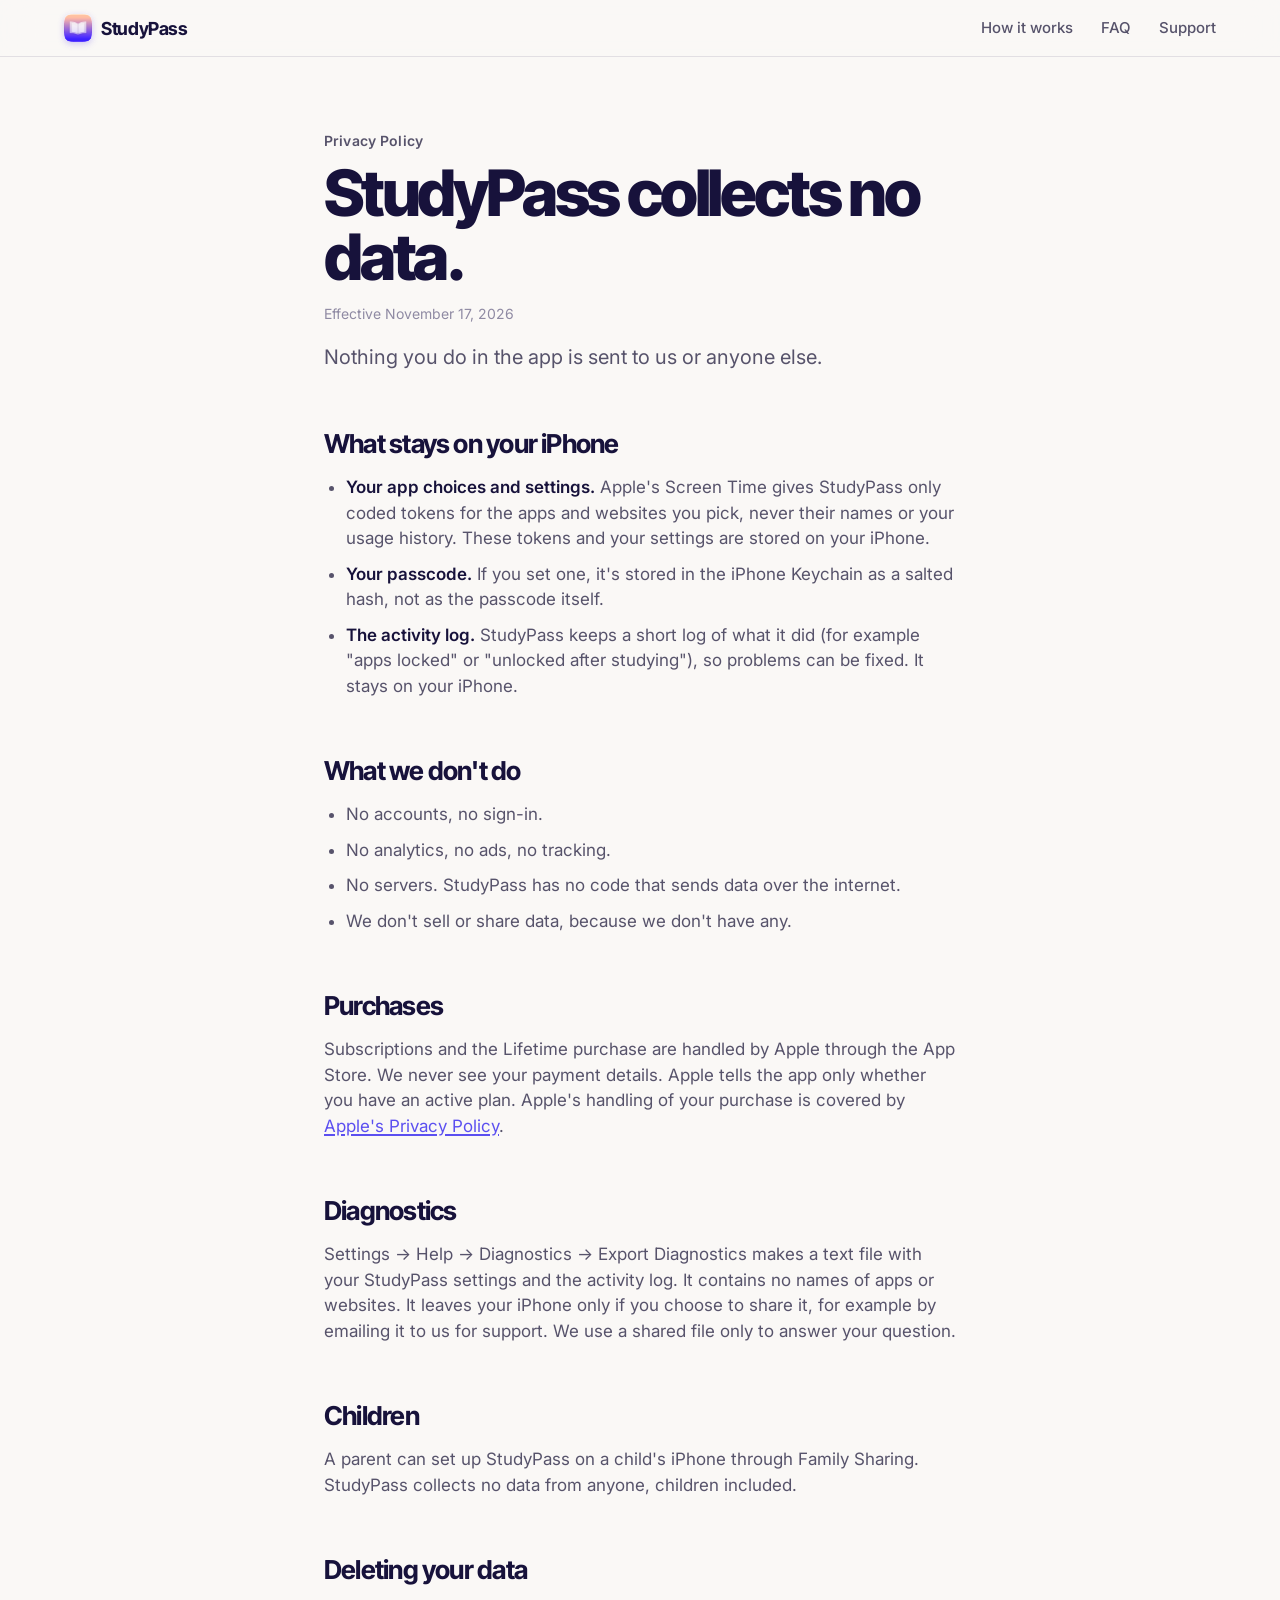
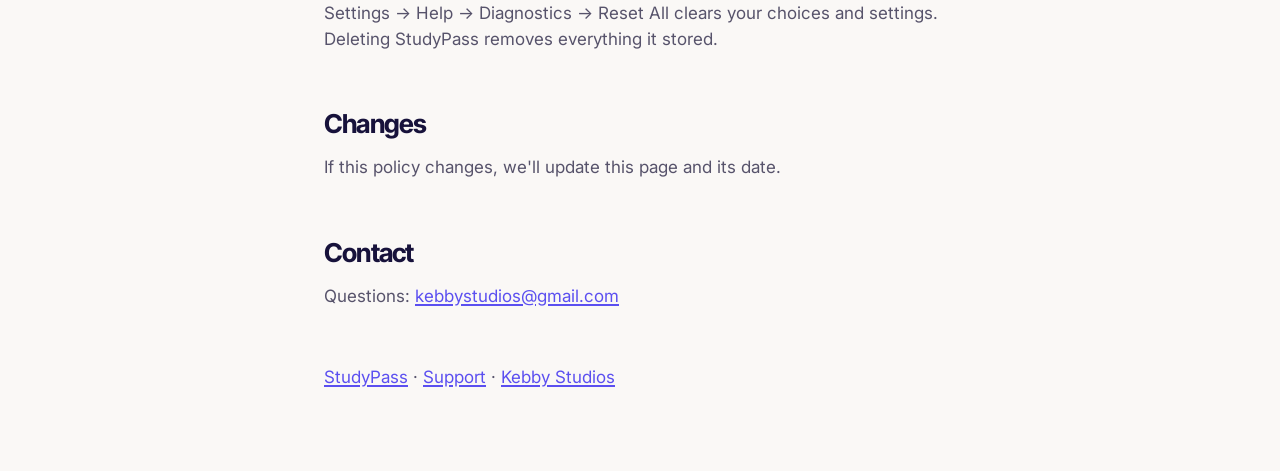
<file: studypass/privacy.html>
<!doctype html>
<html lang="en">
<head>
  <meta charset="utf-8">
  <meta name="viewport" content="width=device-width, initial-scale=1, viewport-fit=cover">
  <title>Privacy Policy · StudyPass</title>
  <meta name="description" content="StudyPass collects no data. Nothing you do in the app is sent to us or anyone else.">
  <meta name="theme-color" content="#faf8f6">
  <link rel="icon" href="img/icon-64.png">
  <link rel="apple-touch-icon" href="img/icon-180.png">
  <link rel="preconnect" href="https://fonts.googleapis.com">
  <link rel="preconnect" href="https://fonts.gstatic.com" crossorigin>
  <link href="https://fonts.googleapis.com/css2?family=Inter+Tight:wght@600;700;800&family=Inter:wght@400;500;600&display=swap" rel="stylesheet">
  <link rel="stylesheet" href="css/style.css">
</head>
<body>
  <header class="top solid">
    <a class="brand" href="./" aria-label="StudyPass home">
      <img src="img/icon-180.png" alt="" width="28" height="28">
      <span>StudyPass</span>
    </a>
    <nav class="top-links" aria-label="Pages">
      <a href="./#how">How it works</a>
      <a href="./#faq">FAQ</a>
      <a href="support.html">Support</a>
    </nav>
  </header>

  <main class="doc">
    <p class="eyebrow">Privacy Policy</p>
    <h1>StudyPass collects no data.</h1>
    <p class="meta">Effective November 17, 2026</p>
    <p class="lead">Nothing you do in the app is sent to us or anyone else.</p>

    <h2>What stays on your iPhone</h2>
    <ul>
      <li><strong>Your app choices and settings.</strong> Apple's Screen Time gives StudyPass only coded tokens for the apps and websites you pick, never their names or your usage history. These tokens and your settings are stored on your iPhone.</li>
      <li><strong>Your passcode.</strong> If you set one, it's stored in the iPhone Keychain as a salted hash, not as the passcode itself.</li>
      <li><strong>The activity log.</strong> StudyPass keeps a short log of what it did (for example "apps locked" or "unlocked after studying"), so problems can be fixed. It stays on your iPhone.</li>
    </ul>

    <h2>What we don't do</h2>
    <ul>
      <li>No accounts, no sign-in.</li>
      <li>No analytics, no ads, no tracking.</li>
      <li>No servers. StudyPass has no code that sends data over the internet.</li>
      <li>We don't sell or share data, because we don't have any.</li>
    </ul>

    <h2>Purchases</h2>
    <p>Subscriptions and the Lifetime purchase are handled by Apple through the App Store. We never see your payment details. Apple tells the app only whether you have an active plan. Apple's handling of your purchase is covered by <a href="https://www.apple.com/legal/privacy/">Apple's Privacy Policy</a>.</p>

    <h2>Diagnostics</h2>
    <p>Settings → Help → Diagnostics → Export Diagnostics makes a text file with your StudyPass settings and the activity log. It contains no names of apps or websites. It leaves your iPhone only if you choose to share it, for example by emailing it to us for support. We use a shared file only to answer your question.</p>

    <h2>Children</h2>
    <p>A parent can set up StudyPass on a child's iPhone through Family Sharing. StudyPass collects no data from anyone, children included.</p>

    <h2>Deleting your data</h2>
    <p>Settings → Help → Diagnostics → Reset All clears your choices and settings. Deleting StudyPass removes everything it stored.</p>

    <h2>Changes</h2>
    <p>If this policy changes, we'll update this page and its date.</p>

    <h2>Contact</h2>
    <p>Questions: <a href="mailto:kebbystudios@gmail.com?subject=StudyPass%20Privacy">kebbystudios@gmail.com</a></p>

    <p style="margin-top:56px"><a href="./">StudyPass</a> · <a href="support.html">Support</a> · <a href="../">Kebby Studios</a></p>
  </main>
</body>
</html>
</file>
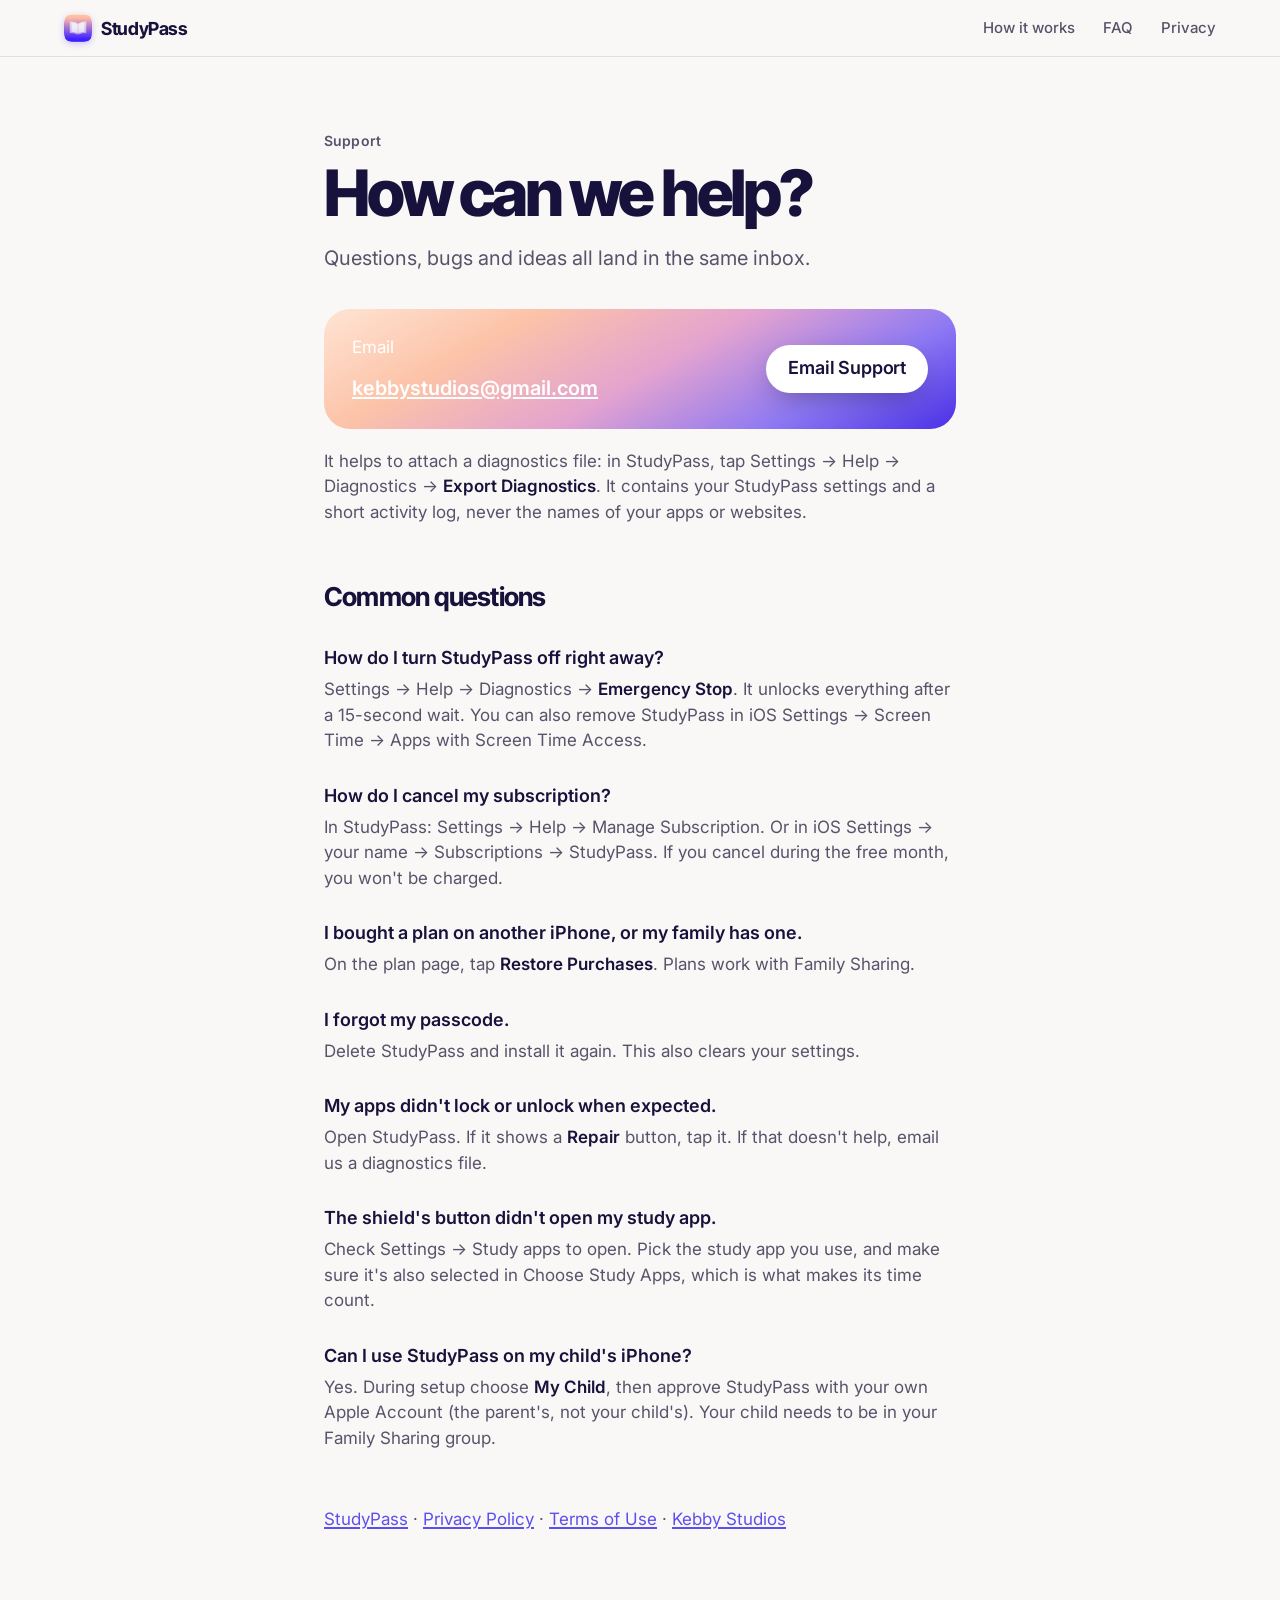
<file: studypass/support.html>
<!doctype html>
<html lang="en">
<head>
  <meta charset="utf-8">
  <meta name="viewport" content="width=device-width, initial-scale=1, viewport-fit=cover">
  <title>Support · StudyPass</title>
  <meta name="description" content="Get help with StudyPass, the iPhone app that locks your apps until you study.">
  <meta name="theme-color" content="#faf8f6">
  <link rel="icon" href="img/icon-64.png">
  <link rel="apple-touch-icon" href="img/icon-180.png">
  <link rel="preconnect" href="https://fonts.googleapis.com">
  <link rel="preconnect" href="https://fonts.gstatic.com" crossorigin>
  <link href="https://fonts.googleapis.com/css2?family=Inter+Tight:wght@600;700;800&family=Inter:wght@400;500;600&display=swap" rel="stylesheet">
  <link rel="stylesheet" href="css/style.css">
</head>
<body>
  <header class="top solid">
    <a class="brand" href="./" aria-label="StudyPass home">
      <img src="img/icon-180.png" alt="" width="28" height="28">
      <span>StudyPass</span>
    </a>
    <nav class="top-links" aria-label="Pages">
      <a href="./#how">How it works</a>
      <a href="./#faq">FAQ</a>
      <a href="privacy.html">Privacy</a>
    </nav>
  </header>

  <main class="doc">
    <p class="eyebrow">Support</p>
    <h1>How can we help?</h1>
    <p class="lead">Questions, bugs and ideas all land in the same inbox.</p>

    <div class="contact-card">
      <div>
        <p>Email</p>
        <p><a class="mail" href="mailto:kebbystudios@gmail.com?subject=StudyPass%20Support">kebbystudios@gmail.com</a></p>
      </div>
      <a class="store-btn" href="mailto:kebbystudios@gmail.com?subject=StudyPass%20Support"><span>Email Support</span></a>
    </div>
    <p style="margin-top:20px">It helps to attach a diagnostics file: in StudyPass, tap Settings → Help → Diagnostics → <strong>Export Diagnostics</strong>. It contains your StudyPass settings and a short activity log, never the names of your apps or websites.</p>

    <h2>Common questions</h2>

    <h3>How do I turn StudyPass off right away?</h3>
    <p>Settings → Help → Diagnostics → <strong>Emergency Stop</strong>. It unlocks everything after a 15-second wait. You can also remove StudyPass in iOS Settings → Screen Time → Apps with Screen Time Access.</p>

    <h3>How do I cancel my subscription?</h3>
    <p>In StudyPass: Settings → Help → Manage Subscription. Or in iOS Settings → your name → Subscriptions → StudyPass. If you cancel during the free month, you won't be charged.</p>

    <h3>I bought a plan on another iPhone, or my family has one.</h3>
    <p>On the plan page, tap <strong>Restore Purchases</strong>. Plans work with Family Sharing.</p>

    <h3>I forgot my passcode.</h3>
    <p>Delete StudyPass and install it again. This also clears your settings.</p>

    <h3>My apps didn't lock or unlock when expected.</h3>
    <p>Open StudyPass. If it shows a <strong>Repair</strong> button, tap it. If that doesn't help, email us a diagnostics file.</p>

    <h3>The shield's button didn't open my study app.</h3>
    <p>Check Settings → Study apps to open. Pick the study app you use, and make sure it's also selected in Choose Study Apps, which is what makes its time count.</p>

    <h3>Can I use StudyPass on my child's iPhone?</h3>
    <p>Yes. During setup choose <strong>My Child</strong>, then approve StudyPass with your own Apple Account (the parent's, not your child's). Your child needs to be in your Family Sharing group.</p>

    <p style="margin-top:56px"><a href="./">StudyPass</a> · <a href="privacy.html">Privacy Policy</a> · <a href="https://www.apple.com/legal/internet-services/itunes/dev/stdeula/">Terms of Use</a> · <a href="../">Kebby Studios</a></p>
  </main>
</body>
</html>
</file>
<file: landing/css/style.css>
/* Kebby Studios — kebbystudios.com
   A flat, infinite carousel of the studio's apps. The centered card is the
   largest; the page takes on its colors (the ambient light), and a dial at
   the bottom ticks along as the carousel turns. Opening a card zooms it to
   fill the window and hands off to that app's site without a cut. */
@view-transition { navigation: auto; }

:root {
  --bg: #060708;
  --text: #eef0f2;
  --text-2: #8b9199;
  --text-3: #575c63;
  --line: rgba(255, 255, 255, .09);
  --accent: #eef0f2;
  --font: "Geist", -apple-system, BlinkMacSystemFont, "Inter", "Segoe UI", system-ui, sans-serif;
  --mono: "Geist Mono", ui-monospace, "SF Mono", Menlo, monospace;
  --ease: cubic-bezier(.22, 1, .36, 1);
  --cw: 56vw;
  --ch: 31.5vw;
  --pad: clamp(16px, 2.6vw, 36px);
  color-scheme: dark;
}

* { box-sizing: border-box; }
html, body { height: 100%; }
body {
  margin: 0;
  background: var(--bg);
  color: var(--text);
  font: 400 14px/1.45 var(--font);
  -webkit-font-smoothing: antialiased;
  overflow: hidden;
  overscroll-behavior: none;
}
a { color: inherit; text-decoration: none; }
button { font: inherit; color: inherit; background: none; border: 0; padding: 0; cursor: pointer; }
.mono { font-family: var(--mono); font-size: 11px; letter-spacing: .04em; text-transform: uppercase; }
.sr-only { position: absolute; width: 1px; height: 1px; overflow: hidden; clip-path: inset(50%); white-space: nowrap; }

/* ---------- Ambient light ---------- */
.ambient { position: fixed; inset: 0; pointer-events: none; z-index: 0; transition: opacity .6s; }
.ambient i {
  position: absolute;
  top: 50%;
  width: 62vw;
  height: 90vh;
  margin-top: -45vh;
  background-color: #10161d;
  opacity: .5;
  -webkit-mask-image: radial-gradient(closest-side, #000 0%, rgba(0, 0, 0, .45) 45%, transparent 100%);
  mask-image: radial-gradient(closest-side, #000 0%, rgba(0, 0, 0, .45) 45%, transparent 100%);
  transition: background-color 1.2s linear;
}
.ambient .amb-l { left: -12vw; }
.ambient .amb-r { right: -12vw; }

/* ---------- Header ---------- */
.top {
  position: fixed;
  inset: 0 0 auto 0;
  z-index: 40;
  display: flex;
  align-items: flex-start;
  justify-content: space-between;
  padding: calc(var(--pad) + env(safe-area-inset-top)) var(--pad) 0;
  pointer-events: none;
}
.top > * { pointer-events: auto; }
.studio { display: grid; gap: 1px; }
.studio-name { font-weight: 500; font-size: 14px; letter-spacing: -.005em; }
.studio-sub { color: var(--text-2); }
.about-btn { position: relative; height: 20px; overflow: hidden; color: var(--text); }
.about-btn span { display: block; transition: transform .5s var(--ease); }
.about-btn span + span { position: absolute; left: 0; top: 0; transform: translateY(110%); }
.about-open .about-btn span:first-child { transform: translateY(-110%); }
.about-open .about-btn span + span { transform: none; }

/* ---------- Carousel ---------- */
.stage {
  position: fixed;
  inset: 0;
  z-index: 10;
  touch-action: none;
  -webkit-user-select: none;
  user-select: none;
}
.track { list-style: none; margin: 0; padding: 0; }
.card {
  position: absolute;
  left: 50%;
  top: calc(50% - 18px);
  width: var(--cw);
  height: var(--ch);
  margin: calc(var(--ch) / -2) 0 0 calc(var(--cw) / -2);
  border-radius: 14px;
  overflow: hidden;
  background: #0b0d10;
  will-change: transform;
  /* Keeps the corners clipped while scaled on Safari. */
  isolation: isolate;
  -webkit-mask-image: -webkit-radial-gradient(white, black);
}
.js .card { opacity: 0; }
.card-link { position: absolute; inset: 0; display: block; outline: none; -webkit-user-drag: none; }
.card-link:focus-visible::before {
  content: "";
  position: absolute;
  inset: 0;
  z-index: 5;
  border-radius: inherit;
  box-shadow: inset 0 0 0 2px rgba(255, 255, 255, .7);
}
.card::after {
  /* Dims cards as they leave the center (main.js sets --dim). */
  content: "";
  position: absolute;
  inset: 0;
  z-index: 3;
  background: var(--bg);
  opacity: var(--dim, 0);
  pointer-events: none;
}
.card-media {
  position: absolute;
  inset: -4%;
  transform: translate3d(var(--px, 0px), var(--py, 0px), 0);
  will-change: transform;
}
/* The still (the app's name and slogan) is always there; the clip fades in
   over it only while it's actually playing, so a blocked or slow clip never
   shows as a black box. */
.card-still, .card-video { position: absolute; inset: 0; width: 100%; height: 100%; object-fit: cover; display: block; pointer-events: none; }
.card-still { background: #05070a; }
.card-video { opacity: 0; transition: opacity .5s; }
.card-video.live { opacity: 1; }

/* The blank card: just a black box. */
.card-blank .card-media { background: #000; }

/* The handoff: the app's real page, kept at window size and scaled to cover
   the card, so the zoom ends on exactly what loads next. */
.handoff {
  position: absolute;
  left: 50%;
  top: 50%;
  z-index: 4;
  border: 0;
  background: #05070a;
  opacity: 0;
  pointer-events: none;
  transform-origin: 50% 50%;
}

/* ---------- Dial ---------- */
.dial {
  position: fixed;
  left: 50%;
  bottom: calc(var(--pad) + env(safe-area-inset-bottom));
  z-index: 30;
  width: 240px;
  margin-left: -120px;
  display: grid;
  justify-items: center;
  gap: 6px;
  pointer-events: none;
}
.dial-ruler {
  position: relative;
  width: 240px;
  height: 16px;
  overflow: hidden;
  -webkit-mask-image: linear-gradient(90deg, transparent, #000 30%, #000 70%, transparent);
  mask-image: linear-gradient(90deg, transparent, #000 30%, #000 70%, transparent);
}
.dial-ticks {
  position: absolute;
  left: 0;
  bottom: 0;
  width: 1200px;
  height: 100%;
  /* One major tick per app (every 48px), four minor between. */
  background:
    linear-gradient(90deg, rgba(255, 255, 255, .55) 1px, transparent 1px) 0 100% / 48px 100% repeat-x,
    linear-gradient(90deg, rgba(255, 255, 255, .22) 1px, transparent 1px) 0 100% / 9.6px 45% repeat-x;
  will-change: transform;
}
.dial-needle {
  position: absolute;
  left: 50%;
  bottom: 0;
  width: 2px;
  height: 100%;
  margin-left: -1px;
  border-radius: 1px;
  background: var(--needle, #5cc8ff);
  box-shadow: 0 0 10px var(--needle, #5cc8ff);
  transition: background .6s, box-shadow .6s;
}
.dial-name {
  position: relative;
  height: 24px;
  width: 100%;
  overflow: hidden;
  font-size: 17px;
  font-weight: 500;
  letter-spacing: -.01em;
}
.dial-roll span {
  position: absolute;
  left: 0;
  right: 0;
  text-align: center;
  line-height: 24px;
  transition: transform .55s var(--ease), opacity .55s var(--ease);
}
.dial-kind { color: var(--text-2); font-size: 12.5px; height: 18px; transition: opacity .3s; }

.hint {
  position: fixed;
  right: var(--pad);
  bottom: calc(var(--pad) + env(safe-area-inset-bottom));
  z-index: 30;
  color: var(--text-3);
  transition: opacity .8s;
}
.hint.gone { opacity: 0; }

/* Everything but the opening card steps back during the handoff. */
.top, .dial, .hint:not(.gone), .ambient { transition: opacity .45s; }
.opening .top, .opening .dial, .opening .hint, .opening .ambient { opacity: 0; }

/* ---------- Cursor (mouse and trackpad only) ---------- */
.cursor { display: none; }
@media (hover: hover) and (pointer: fine) {
  .has-cursor .stage, .has-cursor .stage a { cursor: none; }
  .cursor {
    position: fixed;
    left: 0;
    top: 0;
    z-index: 60;
    display: grid;
    place-items: center;
    width: 32px;
    height: 32px;
    margin: -16px 0 0 -16px;
    pointer-events: none;
    opacity: 0;
    transition: opacity .3s;
  }
  .has-cursor .cursor.on { opacity: 1; }
  .cursor::before {
    content: "";
    position: absolute;
    inset: 0;
    border-radius: 50%;
    background: var(--text);
    transform: scale(.25);
    transition: transform .45s var(--ease), background .45s;
  }
  .cursor.big::before { transform: scale(1); }
  .cursor.mid::before { transform: scale(.7); background: rgba(238, 240, 242, .9); }
  .cursor-label {
    position: relative;
    color: var(--bg);
    font: 500 12px/1 var(--mono);
    opacity: 0;
    transform: scale(.6);
    transition: opacity .3s, transform .45s var(--ease);
  }
  .cursor.mid .cursor-label { opacity: 1; transform: none; }
}

/* ---------- About ---------- */
.about {
  position: fixed;
  inset: 0;
  z-index: 35;
  display: flex;
  align-items: flex-end;
  padding: 0 var(--pad) calc(var(--pad) * 2.2 + env(safe-area-inset-bottom));
  background: rgba(6, 7, 8, .82);
  -webkit-backdrop-filter: blur(24px) saturate(140%);
  backdrop-filter: blur(24px) saturate(140%);
  clip-path: inset(0 0 100% 0);
  visibility: hidden;
  transition: clip-path .8s var(--ease), visibility 0s .8s;
}
.about-open .about { clip-path: inset(0); visibility: visible; transition: clip-path .8s var(--ease); }
.about-inner { max-width: 760px; display: grid; gap: 22px; }
.about-inner > * { opacity: 0; transform: translateY(16px); transition: opacity .5s, transform .7s var(--ease); }
.about-open .about-inner > * { opacity: 1; transform: none; }
.about-open .about-inner > :nth-child(2) { transition-delay: .08s; }
.about-open .about-inner > :nth-child(3) { transition-delay: .14s; }
.about-open .about-inner > :nth-child(4) { transition-delay: .2s; }
.about-open .about-inner > :nth-child(5) { transition-delay: .26s; }
.about-eyebrow { color: var(--text-2); margin: 0; }
.about h2 { margin: 0; font-weight: 500; font-size: clamp(28px, 4.2vw, 56px); line-height: 1.04; letter-spacing: -.035em; }
.about p { margin: 0; color: var(--text-2); font-size: 16px; max-width: 34em; }
.about-links { list-style: none; margin: 8px 0 0; padding: 0; display: grid; border-top: 1px solid var(--line); }
.about-links a {
  display: flex;
  justify-content: space-between;
  align-items: baseline;
  gap: 16px;
  padding: 14px 0;
  border-bottom: 1px solid var(--line);
  font-size: 18px;
  font-weight: 500;
  transition: padding .4s var(--ease);
}
.about-links a:hover { padding-left: 8px; }
.about-links .mono { color: var(--text-2); }
.about .about-legal { font-size: 12px; color: var(--text-3); }

/* ---------- Small screens ---------- */
@media (max-width: 700px) {
  .hint { display: none; }
}
</file>
<file: arc/css/style.css>
/* Arc — kebbystudios.com/arc
   Dark, moody, one accent (Glacier). The screen background in the clips is
   #05070a (SpeedBackground, dark), so the page uses the same black. */
/* Arriving from kebbystudios.com, the zoomed card and this page are the same
   picture; the browser crossfades between them instead of cutting. */
@view-transition { navigation: auto; }
:root {
  --bg: #05070a;
  --bg-raised: #0c1015;
  --line: rgba(255, 255, 255, .08);
  --text: #f2f4f7;
  --text-2: #9aa3ad;
  --text-3: #6a737d;
  --accent: #5cc8ff;
  --accent-deep: #0071c7;
  --font: -apple-system, BlinkMacSystemFont, "SF Pro Display", "Inter", "Segoe UI", system-ui, sans-serif;
  --nav-h: 64px;
  color-scheme: dark;
}

* { box-sizing: border-box; }
html { -webkit-text-size-adjust: 100%; scroll-behavior: smooth; }
body {
  margin: 0;
  background: var(--bg);
  color: var(--text);
  font: 400 17px/1.55 var(--font);
  -webkit-font-smoothing: antialiased;
  overflow-x: hidden;
}
a { color: inherit; text-decoration: none; }
img, svg, video { display: block; }
h1, h2, h3 { margin: 0; letter-spacing: -.025em; line-height: 1.05; }
p { margin: 0; }

.eyebrow {
  font-size: 13px;
  font-weight: 600;
  letter-spacing: .14em;
  text-transform: uppercase;
  color: var(--accent);
  margin-bottom: 14px;
}

/* ---------- Nav ---------- */
.nav {
  position: fixed;
  inset: 0 0 auto 0;
  height: var(--nav-h);
  z-index: 50;
  display: flex;
  align-items: center;
  justify-content: space-between;
  padding: 0 max(20px, env(safe-area-inset-left)) 0 max(20px, env(safe-area-inset-left));
  padding-inline: clamp(16px, 4vw, 48px);
  background: linear-gradient(to bottom, rgba(5, 7, 10, .85), rgba(5, 7, 10, 0));
  transition: background .3s;
}
.nav.solid {
  background: rgba(5, 7, 10, .72);
  backdrop-filter: saturate(160%) blur(18px);
  -webkit-backdrop-filter: saturate(160%) blur(18px);
  border-bottom: 1px solid var(--line);
}
.brand { display: flex; align-items: center; gap: 10px; font-weight: 700; font-size: 19px; letter-spacing: -.01em; }
.brand img { border-radius: 7px; }
.nav-links { display: flex; align-items: center; gap: 28px; font-size: 14px; color: var(--text-2); }
.nav-links a:hover { color: var(--text); }
.pill {
  color: var(--bg) !important;
  background: var(--text);
  padding: 7px 14px;
  border-radius: 999px;
  font-weight: 600;
}
@media (max-width: 640px) {
  .nav-links a:not(.pill) { display: none; }
}

/* ---------- Story (pinned) ---------- */
.story { position: relative; height: 1200vh; }
.stage {
  position: sticky;
  top: 0;
  height: 100vh;
  height: 100svh;
  overflow: hidden;
}
.stage-bg { position: absolute; inset: 0; background: var(--bg); }
.stage-light {
  position: absolute;
  inset: 0;
  opacity: 0;
  background:
    radial-gradient(60% 70% at var(--lx, 30%) 50%, #232a33 0%, #141920 45%, rgba(5, 7, 10, 0) 100%),
    linear-gradient(180deg, #0d1116, #0a0d11);
  will-change: opacity;
}

/* Holds the phone. On phones and tall windows main.js sets --cut to the top
   of the text, and the phone fades out just above it so the text never
   sits on top of the screen. */
.device-clip { position: absolute; inset: 0; z-index: 3; pointer-events: none; }
.compact .device-clip {
  -webkit-mask-image: linear-gradient(180deg, #000 calc(var(--cut, 200vh) - 88px), transparent calc(var(--cut, 200vh) - 6px));
  mask-image: linear-gradient(180deg, #000 calc(var(--cut, 200vh) - 88px), transparent calc(var(--cut, 200vh) - 6px));
}

/* The phone. Sizes come from main.js: --dw/--dh (body), --sw/--sh (screen). */
.device {
  position: absolute;
  left: 50%;
  top: 50%;
  width: var(--dw);
  height: var(--dh);
  margin-left: calc(var(--dw) / -2);
  margin-top: calc(var(--dh) / -2);
  z-index: 3;
  will-change: transform;
  transform-origin: 50% 50%;
}
.screen {
  position: absolute;
  /* Bezel is 52 of 1424 × 2972 units; bleed 1 unit under the frame. */
  left: calc(51 / 1424 * 100%);
  top: calc(51 / 2972 * 100%);
  width: calc(1322 / 1424 * 100%);
  height: calc(2870 / 2972 * 100%);
  border-radius: calc(var(--sw) * .142);
  overflow: hidden;
  background: var(--bg);
  isolation: isolate;
  /* Hero: the screen's edges fade into the page (main.js lifts this as the
     phone appears), so no rectangle shows around the speedometer. */
  -webkit-mask-image: radial-gradient(ellipse 50% 50% at 50% 50%, #000 var(--m0, 400%), transparent var(--m1, 420%));
  mask-image: radial-gradient(ellipse 50% 50% at 50% 50%, #000 var(--m0, 400%), transparent var(--m1, 420%));
}
.layer {
  position: absolute;
  left: 0;
  top: 0;
  width: 100%;
  height: 100%;
  object-fit: cover;
  opacity: 0;
  background: var(--bg);
}
/* Settings: screenshots that crossfade (main.js picks the one shown). */
.layer-shots img {
  position: absolute;
  inset: 0;
  width: 100%;
  height: 100%;
  object-fit: cover;
  opacity: 0;
  transition: opacity .6s ease;
}
.layer-shots img.on { opacity: 1; }
.layer-land {
  /* The Focus clip, recorded in the phone's portrait frame; it looks
     right while the whole phone is turned to landscape. */
  opacity: 1;
}
.frame {
  position: absolute;
  left: calc(-16 / 1424 * 100%);
  top: 0;
  width: calc(1456 / 1424 * 100%);
  height: 100%;
  pointer-events: none;
  opacity: 0;
  overflow: visible;
  filter: drop-shadow(0 40px 80px rgba(0, 0, 0, .55));
}

/* Text panels */
.panel {
  position: absolute;
  top: 50%;
  z-index: 2;
  width: min(440px, 36vw);
  opacity: 0;
  transform: translateY(-50%);
  will-change: opacity, transform;
}
.panel-hero { left: 55%; width: min(560px, 40vw); z-index: 5; opacity: 1; }
.panel-right { left: 57%; }
.panel h1 { font-size: clamp(40px, 4.6vw, 72px); font-weight: 800; }
.panel h2 { font-size: clamp(34px, 3.6vw, 56px); font-weight: 800; margin-bottom: 18px; }
.panel p { color: var(--text-2); font-size: 18px; }
.lede { margin-top: 20px; max-width: 30em; }
.cta-row { margin-top: 30px; }

.store-btn {
  display: inline-flex;
  align-items: center;
  gap: 10px;
  padding: 10px 20px 10px 16px;
  border-radius: 14px;
  background: #fff;
  color: #000;
  font-weight: 600;
  font-size: 20px;
  line-height: 1.05;
  transition: transform .2s;
}
.store-btn:hover { transform: translateY(-1px); }
.store-btn svg { width: 28px; height: 28px; }
.store-btn small { display: block; font-size: 11px; font-weight: 500; letter-spacing: .01em; }

.styles {
  list-style: none;
  padding: 0;
  margin: 40px 0 0;
  /* Two even rows of four. */
  display: grid;
  grid-template-columns: repeat(4, max-content);
  justify-items: start;
  gap: 10px 20px;
  font-size: 13.5px;
  font-weight: 500;
  color: var(--text-3);
}
.styles li { position: relative; display: flex; align-items: center; transition: color .35s; }
.styles li::after {
  content: "";
  position: absolute;
  left: 0;
  right: 0;
  bottom: -6px;
  height: 2px;
  border-radius: 2px;
  background: var(--accent);
  transform: scaleX(0);
  transform-origin: left;
  transition: transform .35s;
}
.styles li.on { color: var(--text); }
.styles li.on::after { transform: scaleX(1); }

/* Arc Pro: a small accent box beside what it unlocks. Same size everywhere;
   its parent centers it on the text beside it (flex, not the baseline). */
.pro {
  display: inline-flex;
  align-items: center;
  flex: none;
  margin-left: 5px;
  padding: 2px 3.5px;
  border: 1px solid rgba(92, 200, 255, .55);
  border-radius: 4px;
  background: rgba(92, 200, 255, .1);
  color: var(--accent);
  font-size: 8px;
  font-weight: 700;
  letter-spacing: .08em;
  line-height: 1;
  text-transform: uppercase;
}
.with-pro { display: flex; align-items: center; }
.pro-note {
  margin-top: 22px;
  display: flex;
  align-items: center;
  gap: 8px;
  font-size: 14.5px !important;
  color: var(--text-3) !important;
}
.pro-note .pro { margin-left: 0; }

/* Settings steps: the one on screen is lit; click to show another. */
.shots { list-style: none; margin: 0; padding: 0; display: grid; gap: 6px; }
.shots li {
  display: grid;
  gap: 2px;
  padding: 12px 16px;
  border-radius: 14px;
  border: 1px solid transparent;
  cursor: pointer;
  transition: background .35s, border-color .35s;
}
.shots b { display: flex; align-items: center; color: var(--text-3); font-weight: 600; font-size: 17px; transition: color .35s; }
.shots li > span { color: var(--text-3); font-size: 15px; line-height: 1.45; transition: color .35s; }
.shots li.on { background: rgba(255, 255, 255, .04); border-color: var(--line); }
.shots li.on b { color: var(--text); }
.shots li.on > span { color: var(--text-2); }

.points { list-style: none; margin: 0; padding: 0; display: grid; gap: 18px; }
.points li { color: var(--text-2); font-size: 17px; padding-left: 18px; position: relative; }
.points li::before {
  content: "";
  position: absolute;
  left: 0;
  top: .62em;
  width: 6px;
  height: 6px;
  border-radius: 50%;
  background: var(--accent);
  box-shadow: 0 0 12px var(--accent);
}
.points b { color: var(--text); font-weight: 600; }

.facts { list-style: none; margin: 28px 0 0; padding: 0; display: grid; gap: 16px; }
.facts li { display: grid; gap: 2px; }
.facts b { font-size: 26px; font-weight: 700; color: var(--accent); letter-spacing: -.02em; }
.facts span { color: var(--text-2); font-size: 15px; }

.disclaimer {
  margin-top: 22px;
  padding: 14px 16px;
  border: 1px solid rgba(255, 159, 10, .3);
  background: rgba(255, 159, 10, .06);
  border-radius: 12px;
  font-size: 14px !important;
  line-height: 1.5;
}
.disclaimer b { color: #ffb340; }

.scroll-hint {
  position: absolute;
  left: 50%;
  bottom: 28px;
  z-index: 6;
  transform: translateX(-50%);
  display: grid;
  justify-items: center;
  gap: 2px;
  font-size: 12px;
  letter-spacing: .14em;
  text-transform: uppercase;
  color: var(--text-3);
  transition: opacity .3s;
}
.scroll-hint svg { width: 20px; height: 20px; animation: nudge 1.8s ease-in-out infinite; }
@keyframes nudge { 50% { transform: translateY(5px); } }

/* Phones and tall windows: phone on top, text underneath, no sideways swipe. */
.compact .panel,
.compact .panel-hero,
.compact .panel-right {
  left: 20px;
  right: 20px;
  width: auto;
  top: auto;
  bottom: max(24px, env(safe-area-inset-bottom));
  transform: none;
  text-align: center;
  z-index: 4;
}
.compact .panel h1 { font-size: clamp(30px, 8.4vw, 44px); }
.compact .panel h2 { font-size: clamp(26px, 7.4vw, 38px); margin-bottom: 10px; }
.compact .panel p, .compact .points li { font-size: 15px; }
.compact .lede { margin: 12px auto 0; }
.compact .cta-row { margin-top: 18px; }
.compact .styles { justify-content: center; margin-top: 22px; gap: 8px 12px; font-size: 13px; }
.compact .points { gap: 8px; text-align: left; max-width: 26em; margin: 0 auto; }
.compact .points li:nth-child(3) { display: none; }
.compact .facts { display: none; }
.compact .pro-note { justify-content: center; margin-top: 10px; font-size: 12.5px !important; text-align: left; }
.compact .with-pro { justify-content: center; }
.compact .shots li:not(.on) { display: none; }
.compact .shots li { padding: 8px 12px; text-align: left; max-width: 26em; margin: 0 auto; }
.compact .shots b { font-size: 15px; }
.compact .shots li > span { font-size: 13.5px; }
.compact .disclaimer { margin-top: 12px; text-align: left; font-size: 12.5px !important; }
.compact .eyebrow { margin-bottom: 6px; font-size: 11px; }
.compact .scroll-hint { display: none; }

/* ---------- Sections ---------- */
.wrap { width: min(1120px, 100% - 40px); margin: 0 auto; }
.wrap.narrow { width: min(760px, 100% - 40px); }
.section-title { font-size: clamp(32px, 4.4vw, 56px); font-weight: 800; max-width: 16em; }
.section-lede { margin-top: 16px; color: var(--text-2); font-size: 19px; max-width: 34em; }

.features { padding: 140px 0 100px; position: relative; z-index: 1; background: var(--bg); }
.grid {
  margin-top: 56px;
  display: grid;
  grid-template-columns: repeat(3, 1fr);
  gap: 16px;
}
@media (max-width: 900px) { .grid { grid-template-columns: repeat(2, 1fr); } }
@media (max-width: 560px) { .grid { grid-template-columns: 1fr; } }
.card {
  padding: 28px 26px 30px;
  border-radius: 22px;
  background: linear-gradient(180deg, #0f141a, #0a0d12);
  border: 1px solid var(--line);
}
.card svg {
  width: 30px;
  height: 30px;
  fill: none;
  stroke: var(--accent);
  stroke-width: 1.6;
  stroke-linecap: round;
  stroke-linejoin: round;
  margin-bottom: 22px;
}
.card h3 { font-size: 20px; margin-bottom: 8px; }
.card p { color: var(--text-2); font-size: 15.5px; }

.pro-section { padding: 40px 0 60px; }
.features, .pro-section, .faq { scroll-margin-top: calc(var(--nav-h) - 20px); }
.tiers {
  margin-top: 48px;
  display: grid;
  grid-template-columns: 1fr 1fr;
  gap: 16px;
}
@media (max-width: 760px) { .tiers { grid-template-columns: 1fr; } }
.tier {
  padding: 30px 28px 32px;
  border-radius: 22px;
  background: linear-gradient(180deg, #0f141a, #0a0d12);
  border: 1px solid var(--line);
}
.tier-pro {
  border-color: rgba(92, 200, 255, .35);
  background: linear-gradient(180deg, rgba(92, 200, 255, .09), rgba(92, 200, 255, .02) 60%), #0a0d12;
}
.tier h3 { font-size: 22px; margin-bottom: 18px; display: flex; align-items: center; }
.tier ul { list-style: none; margin: 0; padding: 0; display: grid; gap: 12px; }
.tier li { color: var(--text-2); font-size: 16px; padding-left: 26px; position: relative; }
.tier li::before {
  content: "";
  position: absolute;
  left: 2px;
  top: .38em;
  width: 11px;
  height: 6px;
  border-left: 2px solid var(--accent);
  border-bottom: 2px solid var(--accent);
  transform: rotate(-45deg);
}

.faq { padding: 80px 0 120px; }
.faq .section-title { margin-bottom: 36px; }
details { border-top: 1px solid var(--line); }
details:last-of-type { border-bottom: 1px solid var(--line); }
summary {
  list-style: none;
  cursor: pointer;
  padding: 22px 40px 22px 0;
  font-size: 18px;
  font-weight: 600;
  position: relative;
}
summary::-webkit-details-marker { display: none; }
summary::after {
  content: "";
  position: absolute;
  right: 6px;
  top: 50%;
  width: 10px;
  height: 10px;
  border-right: 2px solid var(--text-3);
  border-bottom: 2px solid var(--text-3);
  transform: translateY(-70%) rotate(45deg);
  transition: transform .25s;
}
details[open] summary::after { transform: translateY(-30%) rotate(-135deg); }
details p { color: var(--text-2); padding: 0 0 24px; max-width: 40em; }

.closing {
  padding: 120px 0 140px;
  text-align: center;
  background: radial-gradient(50% 60% at 50% 40%, rgba(92, 200, 255, .1), rgba(5, 7, 10, 0) 70%);
}
.closing .wrap { display: grid; justify-items: center; gap: 18px; }
.closing-icon { border-radius: 22px; box-shadow: 0 20px 60px rgba(92, 200, 255, .18); }
.closing h2 { font-size: clamp(36px, 5vw, 64px); font-weight: 800; margin-top: 10px; }
.closing p { color: var(--text-2); font-size: 19px; margin-bottom: 10px; }

.footer { border-top: 1px solid var(--line); padding: 40px 0 48px; font-size: 14px; color: var(--text-2); }
.footer-inner { display: flex; justify-content: space-between; align-items: center; gap: 24px; flex-wrap: wrap; }
.footer-brand { display: flex; gap: 12px; align-items: center; }
.footer-brand img { border-radius: 9px; }
.footer-brand strong { display: block; color: var(--text); font-size: 15px; }
.footer-links { display: flex; gap: 22px; flex-wrap: wrap; }
.footer-links a:hover { color: var(--text); }
.footer-links .more { color: var(--accent); }
.legal { margin-top: 28px; font-size: 12px; color: var(--text-3); }

/* ---------- Document pages (support, privacy, terms) ---------- */
.doc { padding: calc(var(--nav-h) + 60px) 0 100px; }
.doc .wrap { width: min(760px, 100% - 40px); }
.doc h1 { font-size: clamp(36px, 5vw, 52px); font-weight: 800; margin-bottom: 10px; }
.doc .updated { color: var(--text-3); font-size: 14px; margin-bottom: 40px; }
.doc h2 { font-size: 22px; margin: 40px 0 12px; letter-spacing: -.01em; }
.doc p, .doc li { color: var(--text-2); }
.doc p + p { margin-top: 14px; }
.doc ul { padding-left: 20px; margin: 12px 0; display: grid; gap: 8px; }
.doc a { color: var(--accent); }
.doc strong { color: var(--text); }
.contact-card {
  margin: 8px 0 32px;
  padding: 26px 28px;
  border-radius: 20px;
  background: linear-gradient(180deg, #0f141a, #0a0d12);
  border: 1px solid var(--line);
  display: flex;
  justify-content: space-between;
  align-items: center;
  gap: 18px;
  flex-wrap: wrap;
}
.contact-card p { margin: 0; }
.contact-card .store-btn { font-size: 16px; }

@media (prefers-reduced-motion: reduce) {
  html { scroll-behavior: auto; }
  .scroll-hint svg { animation: none; }
}
</file>
<file: studypass/css/style.css>
/* StudyPass: kebbystudios.com/studypass/
 * Light, airy pages with big type and soft color blocks. Brand: peach to violet (the app icon).
 * The pinned scroll story runs only under html.story (JS on, motion allowed). Without it,
 * every section falls back to a plain stacked layout. */

@view-transition { navigation: auto; }

:root {
  color-scheme: light;
  --bg: #faf8f6;
  --ink: #17123b;
  --body: #57536b;
  --muted: #8f8aa3;
  --line: rgba(23, 18, 59, .1);
  --white: #fff;
  --peach: #ffdcc8;
  --apps: #ffcfb3; /* apricot, from the top of the app icon: the intro highlight and the App Time section */
  --mint: #cdeed6;
  --study: #dcd7ff;
  --done: #f6d6f3;
  --indigo: #5b4ff0;
  --grad: linear-gradient(150deg, #ffe4d4 0%, #fcc3a8 26%, #e3a3cf 52%, #8c78f4 78%, #4a2fe6 100%);
  --display: "Inter Tight", "Inter", -apple-system, "Helvetica Neue", Arial, sans-serif;
  --text: "Inter", -apple-system, "Helvetica Neue", Arial, sans-serif;
  --gutter: clamp(16px, 5vw, 80px);
  --maxw: 1200px;
  --pill: 999px;
}

*, *::before, *::after { box-sizing: border-box; margin: 0; padding: 0; }
html { scroll-behavior: smooth; -webkit-text-size-adjust: 100%; }
html, body { background: var(--bg); }
body {
  font-family: var(--text);
  color: var(--ink);
  font-size: 17px;
  line-height: 1.5;
  overflow-x: clip;
  -webkit-font-smoothing: antialiased;
}
img, svg { display: block; }
a { color: inherit; }
button { font: inherit; color: inherit; background: none; border: 0; cursor: pointer; }
:focus-visible { outline: 2.5px solid var(--indigo); outline-offset: 3px; border-radius: 6px; }
@media (prefers-reduced-motion: reduce) { html { scroll-behavior: auto; } }

/* ---------- header ---------- */
.top {
  position: fixed; inset: 0 0 auto; z-index: 50;
  display: flex; align-items: center; justify-content: space-between; gap: 16px;
  padding: 14px var(--gutter);
  padding-top: max(14px, env(safe-area-inset-top));
  transition: background .3s, box-shadow .3s, backdrop-filter .3s;
}
.top.scrolled {
  background: rgba(250, 248, 246, .78);
  -webkit-backdrop-filter: saturate(1.6) blur(16px);
  backdrop-filter: saturate(1.6) blur(16px);
  box-shadow: 0 1px 0 var(--line);
}
.brand { display: inline-flex; align-items: center; gap: 9px; text-decoration: none; font-family: var(--display); font-weight: 700; font-size: 18px; letter-spacing: -.02em; }
.brand img { width: 28px; height: 28px; border-radius: 7px; box-shadow: 0 2px 6px rgba(74, 47, 230, .25); }
.top-links { display: flex; gap: 28px; font-size: 15px; font-weight: 500; }
.top-links a { text-decoration: none; color: var(--body); transition: color .2s; }
.top-links a:hover { color: var(--ink); }
.top-actions { display: flex; align-items: center; gap: 10px; }
.get-pill {
  display: inline-flex; align-items: center; height: 34px; padding: 0 16px;
  border-radius: var(--pill); background: var(--ink); color: #fff; text-decoration: none;
  font-weight: 600; font-size: 14px;
  opacity: 0; transform: translateY(-4px); pointer-events: none;
  transition: opacity .3s, transform .3s, background .2s;
}
.top.show-pill .get-pill, html:not(.js) .get-pill { opacity: 1; transform: none; pointer-events: auto; }
.get-pill:hover { background: var(--indigo); }
.menu-btn { display: none; width: 40px; height: 40px; position: relative; border-radius: var(--pill); }
.menu-btn span { position: absolute; left: 11px; right: 11px; height: 2px; border-radius: 2px; background: var(--ink); transition: transform .3s, top .3s; }
.menu-btn span:first-child { top: 15px; }
.menu-btn span:last-child { top: 23px; }
.menu-btn[aria-expanded="true"] span:first-child { top: 19px; transform: rotate(45deg); }
.menu-btn[aria-expanded="true"] span:last-child { top: 19px; transform: rotate(-45deg); }
.menu {
  position: fixed; inset: 0; z-index: 45; background: var(--bg);
  display: flex; flex-direction: column; justify-content: center; padding: 90px var(--gutter) 40px;
}
.menu[hidden] { display: none; }
.menu nav { display: flex; flex-direction: column; gap: 6px; }
.menu nav a { font-family: var(--display); font-weight: 700; font-size: clamp(34px, 9vw, 52px); letter-spacing: -.035em; text-decoration: none; line-height: 1.15; }
.menu-foot { margin-top: 40px; color: var(--muted); font-size: 15px; }
.menu-foot a { color: var(--body); }
@media (max-width: 860px) {
  .top-links { display: none; }
  .menu-btn { display: block; }
}

/* ---------- shared ---------- */
.eyebrow, .kicker { font-size: 14px; font-weight: 600; letter-spacing: .01em; color: var(--body); }
.sec-title {
  font-family: var(--display); font-weight: 800;
  font-size: clamp(36px, 5.4vw, 68px); line-height: 1; letter-spacing: -.045em;
  text-align: center; text-wrap: balance;
}
.sec-sub { text-align: center; color: var(--body); max-width: 520px; margin: 18px auto 0; text-wrap: balance; }
.store-btn {
  display: inline-flex; align-items: center; gap: 10px; height: 56px; padding: 0 24px 0 20px;
  border-radius: var(--pill); background: var(--ink); color: #fff; text-decoration: none;
  box-shadow: 0 10px 30px -10px rgba(23, 18, 59, .5);
  transition: transform .2s, box-shadow .2s, background .2s;
}
.store-btn:hover { transform: translateY(-2px); box-shadow: 0 16px 34px -12px rgba(23, 18, 59, .55); }
.store-btn svg { width: 24px; height: 24px; margin-top: -3px; }
.store-btn span { display: flex; flex-direction: column; font-weight: 600; font-size: 18px; line-height: 1.05; letter-spacing: -.01em; }
.store-btn small { font-size: 11px; font-weight: 500; opacity: .75; letter-spacing: .01em; }
.store-btn-light { background: #fff; color: var(--ink); }
.ghost-btn {
  display: inline-flex; align-items: center; gap: 8px; height: 56px; padding: 0 22px;
  border-radius: var(--pill); text-decoration: none; font-weight: 600; font-size: 16px;
  box-shadow: inset 0 0 0 1.5px var(--line); transition: box-shadow .2s, background .2s;
}
.ghost-btn:hover { background: #fff; box-shadow: inset 0 0 0 1.5px rgba(23, 18, 59, .2); }
.ghost-btn svg { width: 18px; height: 18px; }

/* ---------- hero ---------- */
.hero {
  position: relative; isolation: isolate; min-height: 100svh;
  display: grid; grid-template-columns: minmax(0, 1.05fr) minmax(0, 1fr); align-items: center; gap: 40px;
  max-width: calc(var(--maxw) + 2 * var(--gutter)); margin: 0 auto;
  padding: 110px var(--gutter) 60px;
}
.hero-glow { position: absolute; inset: 0 calc(50% - 50vw); z-index: -1; overflow: hidden; pointer-events: none; }
.hero-glow i { position: absolute; border-radius: 50%; filter: blur(70px); opacity: .75; }
.hero-glow i:nth-child(1) { width: 46vw; height: 46vw; right: -6vw; top: 4vh; background: #ffd2bb; }
.hero-glow i:nth-child(2) { width: 34vw; height: 34vw; right: 4vw; top: 34vh; background: #c9bdff; }
.hero-glow i:nth-child(3) { width: 22vw; height: 22vw; right: 30vw; top: 62vh; background: #f3c6ea; opacity: .55; }
.hero-copy h1 {
  font-family: var(--display); font-weight: 800;
  font-size: clamp(46px, 7.2vw, 96px); line-height: .94; letter-spacing: -.05em;
  margin: 18px 0 22px;
}
.hero-body { font-size: clamp(17px, 1.5vw, 20px); color: var(--body); max-width: 480px; }
.cta-row { display: flex; flex-wrap: wrap; gap: 12px; margin-top: 32px; }
.hero-facts { list-style: none; display: flex; flex-wrap: wrap; gap: 8px 22px; margin-top: 26px; font-size: 14px; font-weight: 500; color: var(--body); }
.hero-facts li { display: flex; align-items: center; gap: 8px; }
.hero-facts li::before { content: ""; width: 7px; height: 7px; border-radius: 50%; background: var(--grad); }

.hero-scene { position: relative; height: min(78svh, 720px); }
.scene { position: absolute; inset: 0; }
/* Flat phone and pass. main.js moves them a little with the cursor (the `translate` property). */
.phone-hero { --pw: min(310px, 26vw, 32svh); position: absolute; left: 50%; top: 50%; transform: translate(-30%, -50%); transition: translate .6s cubic-bezier(.2, .7, .2, 1); }
.pass {
  --passw: min(300px, 25vw);
  position: absolute; left: 50%; top: 50%; z-index: 3;
  width: var(--passw); font-size: calc(var(--passw) / 30); /* 1em = 1/30 of the pass width */
  transform: translate(-74%, 24%);
  transition: translate .6s cubic-bezier(.2, .7, .2, 1);
  display: flex; border-radius: 2em; color: #fff;
  background: var(--grad);
  box-shadow: 0 3em 6em -2em rgba(60, 30, 160, .5), inset 0 1px 0 rgba(255, 255, 255, .5);
  animation: hover 5s ease-in-out infinite;
  -webkit-mask: radial-gradient(circle 1.1em at 72% 0, transparent 98%, #000) top / 100% 51% no-repeat,
                radial-gradient(circle 1.1em at 72% 100%, transparent 98%, #000) bottom / 100% 51% no-repeat;
          mask: radial-gradient(circle 1.1em at 72% 0, transparent 98%, #000) top / 100% 51% no-repeat,
                radial-gradient(circle 1.1em at 72% 100%, transparent 98%, #000) bottom / 100% 51% no-repeat;
}
@keyframes hover { 50% { margin-top: -1.4em; } }
.pass-main { flex: 0 0 72%; min-width: 0; padding: 1.8em 1.6em 1.6em 1.8em; border-right: .2em dashed rgba(255, 255, 255, .45); }
.pass-top { display: flex; align-items: center; gap: .7em; font-size: 1.3em; }
.pass-top img { width: 1.7em; height: 1.7em; border-radius: .45em; box-shadow: 0 0 0 1.5px rgba(255, 255, 255, .6); }
.pass-top b { font-family: var(--display); font-weight: 700; letter-spacing: -.01em; }
.pass-no { margin-left: auto; font-size: .78em; letter-spacing: .08em; text-transform: uppercase; opacity: .8; }
.pass-label { margin-top: 1.8em; font-size: 1em; letter-spacing: .1em; text-transform: uppercase; opacity: .85; }
.pass-mid { display: flex; align-items: center; justify-content: space-between; gap: .6em; }
.pass-big { font-family: var(--display); font-weight: 800; font-size: 4.5em; line-height: 1; letter-spacing: -.04em; text-shadow: 0 2px 12px rgba(60, 20, 140, .25); font-variant-numeric: tabular-nums; white-space: nowrap; }
.pass-big small { font-size: .38em; font-weight: 700; margin-left: .1em; letter-spacing: 0; }
.pass-row { display: flex; gap: 1.6em; margin-top: 1.3em; font-size: .95em; letter-spacing: .08em; text-transform: uppercase; opacity: .9; }
.pass-row span { display: flex; flex-direction: column; gap: .2em; }
.pass-row b { font-size: 1.25em; letter-spacing: 0; text-transform: none; font-weight: 600; }
.pass-stub { flex: 1; display: flex; flex-direction: column; justify-content: center; align-items: center; gap: .4em; writing-mode: vertical-rl; transform: rotate(180deg); font-size: .95em; letter-spacing: .14em; text-transform: uppercase; }
.pass-stub b { font-family: var(--display); font-size: 1.6em; letter-spacing: .02em; }
/* The stamp has its own slot to the right of the number, so it never covers text. */
.pass-stamp {
  flex: none; padding: .3em .7em; border-radius: .6em; border: .18em solid #fff;
  font-family: var(--display); font-weight: 800; font-size: .95em; letter-spacing: .06em; text-transform: uppercase; margin-right: .2em;
  transform: rotate(-10deg) scale(1.7); opacity: 0; transition: transform .35s cubic-bezier(.3, 1.6, .5, 1), opacity .2s;
}
.pass.earned .pass-stamp { transform: rotate(-10deg) scale(1); opacity: 1; }

@media (max-width: 860px) {
  .hero { grid-template-columns: 1fr; text-align: center; padding-top: 104px; gap: 10px; min-height: 0; }
  .hero-copy { display: flex; flex-direction: column; align-items: center; }
  .hero-body { margin: 0 auto; }
  .cta-row, .hero-facts { justify-content: center; }
  .hero-scene { height: min(132vw, 560px); margin-top: 20px; }
  .phone-hero { --pw: min(230px, 54vw); transform: translate(-30%, -50%); }
  .pass { --passw: min(230px, 58vw); transform: translate(-72%, 50%); }
  .hero-glow i:nth-child(1) { width: 90vw; height: 90vw; top: 52%; }
  .hero-glow i:nth-child(2) { width: 70vw; height: 70vw; top: 66%; }
  .hero-glow i:nth-child(3) { display: none; }
}

/* ---------- phone (all sizes in em; 1em = 1/30 of the phone width) ---------- */
.phone { width: var(--pw, 300px); aspect-ratio: 300 / 650; font-size: calc(var(--pw, 300px) / 30); position: relative; }
.phone-body {
  position: absolute; inset: 0; border-radius: 4.7em;
  background: linear-gradient(150deg, #3a3a42, #121216 40%, #26262c);
  box-shadow: inset 0 0 0 .22em #5b5b63, inset 0 0 0 .5em #0b0b0d, 0 5em 9em -3em rgba(45, 25, 120, .45), 0 2em 3em -2em rgba(0, 0, 0, .35);
}
.screen {
  position: absolute; inset: .85em; border-radius: 3.9em; overflow: hidden; background: #f2f2f7;
  font-family: -apple-system, BlinkMacSystemFont, "SF Pro Text", "Inter", sans-serif; color: #000; letter-spacing: -.01em; text-align: left;
  isolation: isolate;
}
.island { position: absolute; top: 1.05em; left: 50%; width: 8.8em; height: 2.6em; transform: translateX(-50%); background: #000; border-radius: 2em; z-index: 6; }
.status { position: absolute; inset: 0 0 auto; height: 4.8em; display: flex; align-items: center; justify-content: space-between; padding: .3em 2.4em 0 3.3em; z-index: 5; transition: color .4s; }
.status time { font-size: 1.5em; font-weight: 600; }
.sb { display: flex; align-items: center; gap: .45em; }
.sb-sig { width: 1.65em; height: 1.08em; }
.sb-wifi { width: 1.5em; height: 1.1em; }
.sb-bat { width: 2.5em; height: 1.15em; }
.phone[data-screen="lock"] .status { color: #fff; }
.home-ind { position: absolute; bottom: .8em; left: 50%; width: 12em; height: .5em; border-radius: 1em; background: #000; transform: translateX(-50%); z-index: 6; transition: background .4s; }
.phone[data-screen="lock"] .home-ind { background: #fff; }

.scr { position: absolute; inset: 0; opacity: 0; visibility: hidden; transform: scale(.97); transition: opacity .45s, transform .45s cubic-bezier(.2, .7, .2, 1), visibility 0s .45s; }
.phone[data-screen="free"] .scr-free, .phone[data-screen="study"] .scr-study, .phone[data-screen="done"] .scr-done,
.phone[data-screen="shield"] .scr-shield, .phone[data-screen="cards"] .scr-cards, .phone[data-screen="lock"] .scr-lock {
  opacity: 1; visibility: visible; transform: none; transition: opacity .45s, transform .45s cubic-bezier(.2, .7, .2, 1), visibility 0s;
}

.scr-home { padding-top: 7.6em; }
.ttl { font-size: 2.8em; font-weight: 700; letter-spacing: -.025em; margin: 0 0 .3em .5em; line-height: 1.1; }
.ring-card { margin: 0 1.2em; background: #fff; border-radius: 2em; padding: 1.5em 1em 1.3em; text-align: center; }
.ring-label { display: inline-flex; align-items: center; gap: .4em; font-size: 1.3em; font-weight: 600; color: var(--k); }
.ring-label svg { width: 1.05em; height: 1.05em; }
.ring { position: relative; width: 15em; height: 15em; margin: .9em auto 1em; }
.ring > svg { width: 100%; height: 100%; transform: rotate(-90deg); }
.ring-track { fill: none; stroke: var(--track); stroke-width: 8; }
.ring-arc { fill: none; stroke-width: 8; stroke-linecap: round; stroke-dasharray: 276.46; stroke-dashoffset: 92; transition: stroke-dashoffset .5s cubic-bezier(.2, .7, .2, 1); }
.ring-num { position: absolute; inset: 0; display: flex; flex-direction: column; align-items: center; justify-content: center; }
.ring-num b { font-size: 4.4em; font-weight: 700; line-height: 1; letter-spacing: -.03em; font-variant-numeric: tabular-nums; }
.ring-num span { font-size: .92em; color: #8a8a8e; margin-top: .25em; }
.ring-moon { width: 4.8em; height: 4.8em; color: #cc40e0; }
.ring-note { font-size: 1.05em; color: #8a8a8e; line-height: 1.3; }
.ring-sess { display: flex; align-items: center; justify-content: center; gap: .45em; margin-top: .8em; font-size: .9em; color: #8a8a8e; }
.ring-sess svg { width: 1.2em; height: 1.2em; }
.btn-main {
  margin: 1em 1.2em 0; height: 4em; border-radius: 2em; display: flex; align-items: center; justify-content: center; gap: .5em;
  color: #fff; background: linear-gradient(#6c62f7, #5446ee);
  box-shadow: inset 0 .12em .2em rgba(255, 255, 255, .35), 0 .5em 1.2em -.3em rgba(85, 70, 238, .5);
}
.btn-main svg { width: 1.6em; height: 1.6em; }
.btn-main span { font-size: 1.3em; font-weight: 600; }
.btn-gray { background: #e3e3e8; color: #0a7aff; box-shadow: none; }
.btn-gray svg { width: 1.35em; height: 1.35em; }
.rows { margin: 1em 1.2em; background: #fff; border-radius: 2em; overflow: hidden; }
.row { display: flex; align-items: center; gap: 1em; padding: .9em 1.2em; position: relative; }
.row + .row::before { content: ""; position: absolute; top: 0; left: 4.8em; right: 0; height: 1px; background: #e5e5ea; }
.tile { flex: none; width: 2.6em; height: 2.6em; border-radius: .7em; display: grid; place-items: center; color: #fff; }
.tile svg { width: 1.5em; height: 1.5em; }
.row-tx { display: flex; flex-direction: column; flex: 1; min-width: 0; }
.row-t { font-size: 1.25em; white-space: nowrap; }
.row-s { font-size: .95em; color: #8a8a8e; white-space: nowrap; }
.row-v { margin-left: auto; font-size: 1.25em; color: #8a8a8e; }
.row-chev { width: 1.2em; height: 1.2em; color: #c4c4c7; flex: none; }
.row-off .row-t, .row-off .row-s { opacity: .45; }
.tabbar {
  position: absolute; bottom: 2.2em; left: 50%; transform: translateX(-50%); display: flex; gap: .2em; padding: .3em; border-radius: 3em;
  background: rgba(255, 255, 255, .8); box-shadow: 0 .3em 1.4em rgba(0, 0, 0, .1), inset 0 0 0 1px rgba(0, 0, 0, .04);
}
.tab { width: 6.4em; height: 4.2em; border-radius: 2.4em; display: flex; flex-direction: column; align-items: center; justify-content: center; gap: .2em; color: #1c1c1e; }
.tab svg { width: 1.8em; height: 1.8em; }
.tab span { font-size: .85em; font-weight: 600; }
.tab.on { background: #ebebf0; color: #0a7aff; }

.scr-shield { background: linear-gradient(180deg, #fcf1ec 0%, #f2ebf8 45%, #e4e1fc 100%); display: flex; flex-direction: column; align-items: center; }
.shield-mid { flex: 1; display: flex; flex-direction: column; align-items: center; justify-content: center; padding-bottom: 6em; }
.shield-cap { width: 7em; height: 7em; color: #8e8cfb; filter: drop-shadow(0 .4em .8em rgba(110, 110, 250, .25)); }
.shield-t { font-size: 2.3em; font-weight: 700; margin-top: .5em; letter-spacing: -.02em; }
.shield-s { font-size: 1.35em; color: #86868b; margin-top: .3em; }
.shield-btn { position: absolute; left: 2em; right: 2em; bottom: 8.8em; height: 4.6em; border-radius: 2.3em; background: #7b80f9; color: #fff; display: grid; place-items: center; }
.shield-btn span { font-size: 1.45em; font-weight: 600; }
.shield-other { position: absolute; bottom: 4.6em; font-size: 1.35em; font-weight: 600; color: #8f93fa; }
.phone.tap .shield-btn { animation: tap .5s ease; }
@keyframes tap { 40% { transform: scale(.95); filter: brightness(.9); } }

.scr-cards { background: #f7f6f3; padding-top: 6em; }
.fc-nav { display: flex; align-items: center; justify-content: space-between; padding: 0 1.6em; height: 3.6em; }
.fc-nav b { font-size: 1.5em; font-weight: 600; }
.fc-back { display: flex; align-items: center; gap: .1em; font-size: 1.35em; color: #0a7aff; }
.fc-back svg { width: .9em; height: .9em; transform: scaleX(-1); }
.fc-due { font-size: 1.2em; color: #8a8a8e; }
.fc-bar { margin: .6em 1.6em 0; height: .5em; border-radius: 1em; background: #e6e4de; overflow: hidden; }
.fc-bar i { display: block; height: 100%; width: 35%; border-radius: inherit; background: linear-gradient(90deg, #8178ff, #5546ee); transition: width .5s; }
.fc-card {
  margin: 1.8em 1.6em 0; height: 30em; border-radius: 2.2em; background: #fff; box-shadow: 0 .5em 2em rgba(0, 0, 0, .06);
  display: flex; flex-direction: column; align-items: center; justify-content: center; text-align: center; position: relative; padding: 2em;
}
.fc-front { font-size: 2.5em; font-weight: 600; letter-spacing: -.02em; transition: transform .4s; }
.fc-back-side { font-size: 1.9em; color: #6e6e73; margin-top: .9em; padding-top: .9em; border-top: 1px solid #ececec; width: 70%; opacity: 0; transform: translateY(.4em); transition: opacity .35s, transform .35s; }
.fc-hint { position: absolute; bottom: 1.8em; font-size: 1.1em; color: #a1a1a6; transition: opacity .3s; }
.phone.flip .fc-back-side { opacity: 1; transform: none; }
.phone.flip .fc-hint { opacity: 0; }
.fc-btns { position: absolute; left: 1.6em; right: 1.6em; bottom: 3.8em; display: grid; grid-template-columns: repeat(4, 1fr); gap: .7em; }
.fc-btns span { background: var(--b); color: var(--c); border-radius: 1.4em; height: 5em; display: flex; flex-direction: column; align-items: center; justify-content: center; font-size: 1.2em; font-weight: 600; opacity: .35; transition: opacity .3s; }
.fc-btns small { font-size: .8em; font-weight: 500; opacity: .75; }
.phone.flip .fc-btns span { opacity: 1; }

.scr-lock { background: radial-gradient(120% 60% at 20% 0%, #ffe3d2 0%, transparent 60%), linear-gradient(170deg, #f7b89b 0%, #d993cf 40%, #7f6cf2 72%, #3b22d6 100%); color: #fff; text-align: center; }
.lk-date { margin-top: 6.8em; font-size: 1.55em; font-weight: 600; opacity: .9; }
.lk-time { font-size: 8.6em; font-weight: 700; line-height: 1; letter-spacing: -.03em; margin-top: .02em; font-family: "SF Pro Rounded", -apple-system, "Inter Tight", sans-serif; }
.lk-widgets { display: flex; justify-content: center; gap: 1em; margin-top: 1.2em; }
.lk-circ { position: relative; width: 5.6em; height: 5.6em; border-radius: 50%; background: rgba(255, 255, 255, .18); display: grid; place-items: center; }
.lk-circ > svg:first-child { position: absolute; inset: .5em; width: calc(100% - 1em); height: calc(100% - 1em); }
.lk-ic { width: 2em; height: 2em; }
.lk-rect { display: flex; align-items: center; gap: .8em; height: 5.6em; padding: 0 1.4em; border-radius: 1.6em; background: rgba(255, 255, 255, .18); text-align: left; }
.lk-rect > svg { width: 2.2em; height: 2.2em; }
.lk-rect b { display: block; font-size: 1.25em; }
.lk-rect small { display: block; font-size: 1.1em; opacity: .85; }
.lk-note {
  position: absolute; left: 1.2em; right: 1.2em; top: 31em; display: flex; gap: 1em; align-items: flex-start; text-align: left;
  padding: 1.2em 1.3em; border-radius: 2.2em; background: rgba(255, 255, 255, .72); color: #000;
  -webkit-backdrop-filter: blur(14px); backdrop-filter: blur(14px); box-shadow: 0 .6em 2em rgba(40, 20, 120, .2);
  transform: translateY(-3em) scale(.92); opacity: 0; transition: transform .6s cubic-bezier(.2, 1.3, .4, 1) .25s, opacity .35s .25s;
}
.phone[data-screen="lock"] .lk-note { transform: none; opacity: 1; }
.lk-note img { width: 3.4em; height: 3.4em; border-radius: .8em; flex: none; }
.lk-note-tx { display: flex; flex-direction: column; min-width: 0; flex: 1; }
.lk-app { display: flex; justify-content: space-between; font-size: 1em; color: #6e6e73; text-transform: uppercase; letter-spacing: .03em; }
.lk-app small { text-transform: none; font-size: 1em; letter-spacing: 0; }
.lk-note-tx b { font-size: 1.3em; margin-top: .1em; }
.lk-note-tx > span:last-child { font-size: 1.2em; color: #3a3a3c; }
.lk-bottom { position: absolute; bottom: 3.6em; left: 3.4em; right: 3.4em; display: flex; justify-content: space-between; }
.lk-bottom i { width: 4.6em; height: 4.6em; border-radius: 50%; background: rgba(255, 255, 255, .2); -webkit-backdrop-filter: blur(8px); backdrop-filter: blur(8px); }

/* ---------- intro ---------- */
.intro { padding: 150px var(--gutter) 90px; text-align: center; }
.intro-copy { font-family: var(--display); font-weight: 600; font-size: clamp(24px, 3vw, 38px); line-height: 1.22; letter-spacing: -.025em; max-width: 760px; margin: 0 auto; text-wrap: balance; }
.intro-copy em { font-style: normal; padding: 0 .1em; margin: 0 -.1em; border-radius: .2em; background-repeat: no-repeat; background-size: 100% 100%; box-decoration-break: clone; -webkit-box-decoration-break: clone; }
.hl-apps { background-image: linear-gradient(var(--apps), var(--apps)); }
.hl-study { background-image: linear-gradient(var(--study), var(--study)); }
.story .intro-copy em { background-size: 0% 100%; transition: background-size .9s cubic-bezier(.2, .8, .2, 1) .35s; }
.story .intro.in .intro-copy em { background-size: 100% 100%; }
.story .intro.in .hl-study { transition-delay: .7s; }

/* ---------- reveal blocks ---------- */
/* Fallback (no JS or reduced motion): a title, then a colored panel with the phone and the steps stacked. */
.reveal { position: relative; padding: 0 var(--gutter) 40px; }
.reveal-title {
  position: relative; isolation: isolate;
  font-family: var(--display); font-weight: 800; text-transform: uppercase;
  font-size: clamp(46px, 11vw, 124px); line-height: .9; letter-spacing: -.05em;
  display: flex; flex-direction: column; align-items: center; justify-content: center; text-align: center;
  padding: 1.5em 0;
}
/* A circle that holds both words. The story turns this into the growing mask instead. */
.reveal-title::before {
  content: ""; position: absolute; left: 50%; top: 50%; z-index: -1;
  width: 4.4em; aspect-ratio: 1; border-radius: 50%; background: var(--block);
  transform: translate(-50%, -50%);
}
.rt-line { display: flex; align-items: center; white-space: nowrap; }
.reveal-mask { background: var(--block); border-radius: 36px; }
.reveal-inner { padding: 70px 24px; display: flex; flex-direction: column; align-items: center; text-align: center; }
.reveal-head .kicker { color: var(--block-ink); opacity: .8; }
.reveal-name { font-family: var(--display); font-weight: 800; font-size: clamp(38px, 4.4vw, 60px); letter-spacing: -.045em; line-height: 1.05; margin-top: 4px; color: var(--ink); }
.reveal-stage { display: flex; flex-direction: column; align-items: center; gap: 40px; margin-top: 40px; }
.phone-reveal { --pw: min(280px, 62vw); }
.steps { list-style: none; display: grid; gap: 32px; max-width: 760px; }
.step-title { font-family: var(--display); font-weight: 700; font-size: clamp(26px, 2.6vw, 38px); line-height: 1.08; letter-spacing: -.035em; }
.step-note { margin-top: 10px; color: color-mix(in srgb, var(--ink) 72%, var(--block)); max-width: 380px; margin-inline: auto; }

/* Story: the section pins, the slot grows into the full screen, then the steps play. */
.story .reveal { height: 460svh; padding: 0; }
.story #study { height: 430svh; } /* its steps add up to 2.75 units instead of 3 */
.story .reveal-pin { position: sticky; top: 0; height: 100svh; overflow: hidden; }
.story .reveal-title { position: absolute; inset: 0; z-index: 2; justify-content: center; padding: 0 var(--gutter); pointer-events: none; }
.story .reveal-title::before { display: none; } /* the mask is the circle here */
.story .reveal-mask { position: absolute; inset: 0; z-index: 1; border-radius: 0; clip-path: circle(0 at 50% 50%); will-change: clip-path; }
.story .reveal-inner { height: 100%; padding: 96px var(--gutter) 0; justify-content: flex-start; opacity: 0; }
.story .reveal-stage { position: relative; flex: 1; width: 100%; max-width: var(--maxw); margin-top: 0; display: block; }
.story .phone-reveal { --pw: min(300px, calc((100svh - 220px) * .4615)); position: absolute; left: 50%; top: 50%; transform: translate(-50%, -50%); margin-top: -10px; }
.story .steps { position: absolute; inset: 0; display: block; max-width: none; }
.story .step {
  position: absolute; top: 50%; width: min(360px, calc(50% - var(--pw-half, 190px) - 40px)); text-align: left;
  opacity: 0; transform: translateY(calc(-50% + 30px)); transition: opacity .5s, transform .6s cubic-bezier(.2, .7, .2, 1);
  pointer-events: none;
}
.story .step:nth-child(odd) { right: calc(50% + var(--pw-half, 190px) + 40px); text-align: right; }
.story .step:nth-child(odd) .step-note { margin-left: auto; margin-right: 0; }
.story .step:nth-child(even) { left: calc(50% + var(--pw-half, 190px) + 40px); }
.story .step:nth-child(even) .step-note { margin: 10px 0 0; }
.story .step.on { opacity: 1; transform: translateY(-50%); pointer-events: auto; }
.story .step.past { transform: translateY(calc(-50% - 30px)); }
.story .step-title { font-size: clamp(30px, 3.2vw, 46px); }
.step-dots { position: absolute; left: 50%; bottom: 22px; transform: translateX(-50%); display: none; gap: 8px; }
.story .step-dots { display: flex; }
.step-dots i { width: 7px; height: 7px; border-radius: 50%; background: var(--block-ink); opacity: .25; transition: opacity .3s, width .3s; }
.step-dots i.on { opacity: .8; width: 22px; border-radius: 4px; }

@media (max-width: 860px) {
  .story .reveal-inner { padding-top: 82px; }
  .story .reveal-name { font-size: 34px; }
  .story .reveal-stage { display: flex; flex-direction: column; align-items: center; gap: 0; }
  .story .phone-reveal { --pw: min(230px, calc((100svh - 330px) * .4615)); position: relative; left: auto; top: auto; transform: none; margin: 14px 0 0; flex: none; }
  .story .steps { position: relative; inset: auto; flex: 1; width: 100%; }
  .story .step, .story .step:nth-child(odd), .story .step:nth-child(even) {
    left: 0; right: 0; top: 10px; width: auto; text-align: center; transform: translateY(20px);
  }
  .story .step.on { transform: none; }
  .story .step.past { transform: translateY(-20px); }
  .story .step-title { font-size: 26px; }
  .story .step-title br { display: none; }
  .story .step .step-note, .story .step:nth-child(odd) .step-note, .story .step:nth-child(even) .step-note { margin: 6px auto 0; font-size: 15px; }
  .story .step-dots { position: static; transform: none; flex: none; margin-top: 14px; } /* between the phone and the text */
}

/* ---------- numbers ---------- */
.numbers {
  max-width: calc(var(--maxw) + 2 * var(--gutter)); margin: 0 auto; padding: 140px var(--gutter) 40px;
  display: grid; grid-template-columns: repeat(4, 1fr); gap: 32px;
}
.num { border-top: 1.5px solid var(--ink); padding-top: 18px; }
.num b { display: block; font-family: var(--display); font-weight: 800; font-size: clamp(40px, 4.6vw, 64px); letter-spacing: -.05em; line-height: 1; }
.num span { display: block; margin-top: 10px; font-size: 15px; color: var(--body); max-width: 220px; }
@media (max-width: 860px) { .numbers { grid-template-columns: 1fr 1fr; gap: 36px 20px; padding-top: 100px; } }

/* ---------- why ---------- */
.why { max-width: calc(var(--maxw) + 2 * var(--gutter)); margin: 0 auto; padding: 110px var(--gutter) 40px; }
.why-grid { display: grid; grid-template-columns: repeat(2, minmax(0, 1fr)); gap: 72px 40px; }
.why-block { min-width: 0; }
.why-block h3 { font-family: var(--display); font-weight: 700; font-size: clamp(24px, 2.2vw, 30px); letter-spacing: -.03em; margin-top: 26px; }
.why-block p { color: var(--body); margin-top: 8px; max-width: 470px; }
.why-media { position: relative; aspect-ratio: 5 / 4; border-radius: 32px; overflow: hidden; display: flex; align-items: center; justify-content: center; }
@media (max-width: 860px) { .why-grid { grid-template-columns: 1fr; gap: 56px; } .why-media { border-radius: 26px; } }

.media-apps { background: linear-gradient(160deg, #fff1e8, var(--peach)); flex-direction: column; gap: 28px; }
.chips { width: 100%; display: flex; flex-direction: column; gap: 12px; -webkit-mask: linear-gradient(90deg, transparent, #000 15%, #000 85%, transparent); mask: linear-gradient(90deg, transparent, #000 15%, #000 85%, transparent); }
.chips-row { display: flex; gap: 10px; width: max-content; animation: marquee 34s linear infinite; }
.chips-row.rev { animation-direction: reverse; animation-duration: 40s; }
.chips-row span { padding: 10px 18px; border-radius: var(--pill); background: rgba(255, 255, 255, .85); font-weight: 600; font-size: 15px; white-space: nowrap; box-shadow: 0 4px 14px -6px rgba(120, 60, 30, .25); }
@keyframes marquee { to { transform: translateX(-50%); } }
.found { background: #fff; border-radius: 18px; padding: 14px 20px; text-align: center; box-shadow: 0 14px 30px -14px rgba(120, 60, 30, .35); }
.found-h { font-weight: 600; font-size: 15px; }
.found-s { font-size: 13px; color: var(--muted); }

.media-hard { background: linear-gradient(160deg, #f2efff, var(--study)); }
.mini-list { width: min(78%, 360px); background: #fff; border-radius: 22px; padding: 6px 0; box-shadow: 0 24px 50px -24px rgba(47, 37, 150, .45); }
.ml-row { display: flex; align-items: center; gap: 12px; padding: 11px 16px; font-size: 15px; font-weight: 500; position: relative; }
.ml-row + .ml-row::before { content: ""; position: absolute; top: 0; left: 58px; right: 0; height: 1px; background: #ececf0; }
.ml-row .tile { width: 30px; height: 30px; border-radius: 8px; }
.ml-row .tile svg { width: 17px; height: 17px; }
.tog { margin-left: auto; width: 46px; height: 28px; border-radius: 14px; background: #e5e5ea; position: relative; transition: background .3s; flex: none; }
.tog::after { content: ""; position: absolute; top: 2px; left: 2px; width: 24px; height: 24px; border-radius: 50%; background: #fff; box-shadow: 0 2px 5px rgba(0, 0, 0, .2); transition: transform .3s cubic-bezier(.3, 1.4, .5, 1); }
.why-block.in .tog, html:not(.story) .tog { background: #34c759; }
.why-block.in .tog::after, html:not(.story) .tog::after { transform: translateX(18px); }
.why-block.in .ml-row:nth-child(2) .tog, .why-block.in .ml-row:nth-child(2) .tog::after { transition-delay: .45s; }
.why-block.in .ml-row:nth-child(3) .tog, .why-block.in .ml-row:nth-child(3) .tog::after { transition-delay: .8s; }
.why-block.in .ml-row:nth-child(4) .tog, .why-block.in .ml-row:nth-child(4) .tog::after { transition-delay: 1.15s; }

.media-life { background: linear-gradient(160deg, #eefaf1, var(--mint)); }
.sheet { width: min(80%, 360px); background: #fff; border-radius: 26px; padding: 20px 16px 10px; box-shadow: 0 24px 50px -24px rgba(15, 93, 41, .45); }
.sheet-h { font-weight: 700; font-size: 19px; letter-spacing: -.02em; text-align: center; margin-bottom: 10px; }
.sheet-opt { display: flex; align-items: center; gap: 12px; padding: 10px 8px; border-radius: 14px; transition: background .4s, transform .4s; }
.sheet-opt .tile { width: 36px; height: 36px; border-radius: 10px; }
.sheet-opt .tile svg { width: 20px; height: 20px; }
.sheet-opt span:last-child { display: flex; flex-direction: column; }
.sheet-opt b { font-size: 15px; font-weight: 600; }
.sheet-opt small { font-size: 13px; color: var(--muted); }
.story .media-life .sheet-opt { opacity: 0; transform: translateY(14px); transition: opacity .5s, transform .6s cubic-bezier(.2, .8, .2, 1); }
.why-block.in .media-life .sheet-opt { opacity: 1; transform: none; }
.why-block.in .media-life .sheet-opt:nth-child(3) { transition-delay: .15s; }
.why-block.in .media-life .sheet-opt:nth-child(4) { transition-delay: .3s; }

.media-priv { background: linear-gradient(160deg, #fdf0fb, var(--done)); }
.priv-core { --cut: #a585e6; width: 120px; height: 120px; border-radius: 34px; background: var(--grad); display: grid; place-items: center; color: #fff; box-shadow: 0 24px 50px -18px rgba(74, 47, 230, .6); }
.priv-core svg { width: 62px; height: 62px; }
.orb { position: absolute; padding: 9px 16px; border-radius: var(--pill); background: #fff; font-weight: 600; font-size: 14px; white-space: nowrap; box-shadow: 0 10px 24px -12px rgba(120, 40, 120, .4); animation: bob 5s ease-in-out infinite; }
.o1 { left: 12%; top: 20%; }
.o2 { right: 13%; top: 26%; animation-delay: -1.2s; }
.o3 { left: 16%; bottom: 22%; animation-delay: -2.4s; }
.o4 { right: 11%; bottom: 17%; animation-delay: -3.6s; }
@keyframes bob { 50% { transform: translateY(-8px); } }

/* ---------- features ---------- */
.feats { padding: 140px 0 40px; }
.feats-head { max-width: calc(var(--maxw) + 2 * var(--gutter)); margin: 0 auto; padding: 0 var(--gutter); display: flex; align-items: flex-end; justify-content: space-between; gap: 20px; }
.feats-head .sec-title { text-align: left; }
.feats-nav { display: flex; gap: 10px; }
.round-btn { width: 48px; height: 48px; border-radius: 50%; display: grid; place-items: center; background: #fff; box-shadow: 0 6px 18px -8px rgba(23, 18, 59, .3), inset 0 0 0 1px var(--line); transition: transform .2s, opacity .2s; }
.round-btn:hover { transform: scale(1.06); }
.round-btn:disabled { opacity: .35; cursor: default; transform: none; }
.round-btn svg { width: 20px; height: 20px; }
.feats-scroll {
  display: flex; gap: 16px; overflow-x: auto; scroll-snap-type: x mandatory; scrollbar-width: none;
  padding: 44px max(var(--gutter), calc((100vw - var(--maxw)) / 2)) 40px;
  scroll-padding-inline: max(var(--gutter), calc((100vw - var(--maxw)) / 2));
  cursor: grab;
}
.feats-scroll::-webkit-scrollbar { display: none; }
.feats-scroll.dragging { cursor: grabbing; scroll-snap-type: none; }
.feats-scroll.dragging * { pointer-events: none; }
.feat {
  flex: none; width: 280px; min-height: 300px; scroll-snap-align: start;
  background: #fff; border-radius: 26px; padding: 34px 26px 28px;
  box-shadow: 0 22px 44px -20px rgba(23, 18, 59, .16);
  display: flex; flex-direction: column; user-select: none;
}
.feat-ic { --cut: var(--c); width: 60px; height: 60px; border-radius: 50%; background: var(--c); display: grid; place-items: center; margin-bottom: 40px; }
.feat-ic svg { width: 28px; height: 28px; }
.feat h3 { font-family: var(--display); font-weight: 700; font-size: 23px; letter-spacing: -.03em; line-height: 1.1; }
.feat p { color: var(--body); margin-top: 10px; font-size: 15.5px; }
@media (max-width: 860px) { .feats-nav { display: none; } .feats-head .sec-title { text-align: center; width: 100%; } .feat { width: 250px; } }

/* ---------- family ---------- */
.family { max-width: calc(var(--maxw) + 2 * var(--gutter)); margin: 0 auto; padding: 130px var(--gutter) 40px; }
.who { display: grid; grid-template-columns: 1fr 1fr; gap: 20px; margin-top: 54px; }
.who-card { background: #fff; border-radius: 30px; padding: 40px 36px; box-shadow: 0 22px 44px -22px rgba(23, 18, 59, .16); }
.who-ic { --cut: var(--c); width: 64px; height: 64px; border-radius: 50%; background: var(--c); display: grid; place-items: center; }
.who-ic svg { width: 34px; height: 34px; }
.who-k { margin-top: 28px; font-size: 14px; font-weight: 600; color: var(--muted); }
.who-card h3 { font-family: var(--display); font-weight: 700; font-size: 30px; letter-spacing: -.035em; margin-top: 2px; }
.who-card p:last-child { color: var(--body); margin-top: 10px; }
@media (max-width: 760px) { .who { grid-template-columns: 1fr; } .who-card { padding: 32px 26px; } }

/* ---------- plans ---------- */
.plans { max-width: calc(var(--maxw) + 2 * var(--gutter)); margin: 0 auto; padding: 140px var(--gutter) 40px; }
.plan-grid { display: grid; grid-template-columns: repeat(3, 1fr); gap: 16px; max-width: 920px; margin: 54px auto 0; }
.plan { position: relative; background: #fff; border-radius: 26px; padding: 30px 28px; box-shadow: inset 0 0 0 1.5px var(--line); }
.plan-best { box-shadow: inset 0 0 0 2.5px var(--indigo), 0 24px 50px -24px rgba(91, 79, 240, .5); }
.plan-tag { position: absolute; top: -13px; left: 28px; padding: 4px 12px; border-radius: var(--pill); background: var(--indigo); color: #fff; font-size: 13px; font-weight: 600; }
.plan-name { font-weight: 600; color: var(--body); }
.plan-price { font-family: var(--display); font-weight: 800; font-size: 44px; letter-spacing: -.045em; line-height: 1.1; margin-top: 6px; }
.plan-price small { font-family: var(--text); font-size: 15px; font-weight: 500; letter-spacing: 0; color: var(--muted); margin-left: 4px; }
.plan-note { color: var(--body); margin-top: 6px; font-size: 15px; }
.timeline { list-style: none; max-width: 920px; margin: 44px auto 0; display: grid; grid-template-columns: repeat(3, 1fr); gap: 16px; }
.timeline li { display: grid; grid-template-columns: auto 1fr; grid-template-rows: auto 1fr; column-gap: 12px; align-items: start; }
.tl-dot { grid-row: span 2; width: 38px; height: 38px; border-radius: 50%; background: var(--c); color: #fff; display: grid; place-items: center; }
.tl-dot svg { width: 18px; height: 18px; }
.timeline b { font-size: 15px; }
.timeline li > span:last-child { font-size: 14px; color: var(--body); line-height: 1.4; }
.fine { max-width: 640px; margin: 36px auto 0; text-align: center; font-size: 13px; color: var(--muted); }
@media (max-width: 760px) { .plan-grid, .timeline { grid-template-columns: 1fr; } .plan-grid { gap: 22px; } }

/* ---------- faq ---------- */
.faq { max-width: 860px; margin: 0 auto; padding: 140px var(--gutter) 40px; }
.faq-list { margin-top: 48px; border-top: 1px solid var(--line); }
.faq details { border-bottom: 1px solid var(--line); }
.faq summary { list-style: none; cursor: pointer; display: flex; align-items: center; justify-content: space-between; gap: 20px; padding: 22px 0; font-weight: 600; font-size: 18px; letter-spacing: -.01em; }
.faq summary::-webkit-details-marker { display: none; }
.faq summary::after { content: ""; flex: none; width: 30px; height: 30px; border-radius: 50%; background: #fff url("data:image/svg+xml,%3Csvg xmlns='http://www.w3.org/2000/svg' viewBox='0 0 24 24'%3E%3Cpath d='M12 6v12M6 12h12' stroke='%2317123b' stroke-width='2' stroke-linecap='round'/%3E%3C/svg%3E") center / 16px no-repeat; box-shadow: inset 0 0 0 1px var(--line); transition: transform .3s; }
.faq details[open] summary::after { transform: rotate(45deg); }
.faq details p { padding: 0 50px 24px 0; color: var(--body); }
.faq-more { margin-top: 28px; text-align: center; color: var(--body); font-size: 15px; }

/* ---------- closing ---------- */
.closing {
  margin: 120px var(--gutter) 0; padding: 90px 24px; border-radius: 40px; text-align: center; color: #fff;
  background: var(--grad); position: relative; overflow: hidden;
  display: flex; flex-direction: column; align-items: center;
}
.closing-icon { width: 112px; height: 112px; border-radius: 26px; box-shadow: 0 24px 50px -16px rgba(40, 10, 140, .6), 0 0 0 1.5px rgba(255, 255, 255, .5); }
.closing h2 { font-family: var(--display); font-weight: 800; font-size: clamp(42px, 6.4vw, 88px); letter-spacing: -.05em; line-height: .95; margin-top: 34px; text-shadow: 0 2px 30px rgba(60, 20, 160, .25); text-wrap: balance; }
.closing p { margin: 16px 0 30px; font-size: 18px; opacity: .92; }
@media (max-width: 760px) { .closing { border-radius: 28px; padding: 64px 20px; margin-top: 90px; } }

/* ---------- footer ---------- */
.foot { padding: 90px var(--gutter) 56px; margin-top: 40px; }
@media (prefers-reduced-motion: reduce) { .chips-row, .orb, .pass { animation: none; } }
.foot-cols { max-width: var(--maxw); margin: 0 auto; display: grid; grid-template-columns: repeat(4, 1fr); gap: 32px; }
.foot-cols h4 { font-size: 14px; font-weight: 600; color: var(--muted); margin-bottom: 12px; }
.foot-cols a { display: block; text-decoration: none; font-weight: 500; padding: 4px 0; }
.foot-cols a:hover { color: var(--indigo); }
.foot-legal { max-width: var(--maxw); margin: 48px auto 0; font-size: 13px; color: var(--muted); }
@media (max-width: 760px) { .foot-cols { grid-template-columns: 1fr 1fr; } }

/* ---------- document pages (support, privacy) ---------- */
.doc { max-width: 760px; margin: 0 auto; padding: 130px var(--gutter) 80px; }
.doc h1 { font-family: var(--display); font-weight: 800; font-size: clamp(42px, 6vw, 64px); letter-spacing: -.05em; line-height: 1; margin-top: 10px; }
.doc .lead { font-size: 20px; color: var(--body); margin-top: 18px; }
.doc .meta { color: var(--muted); font-size: 14px; margin-top: 14px; }
.doc h2 { font-family: var(--display); font-weight: 700; font-size: 26px; letter-spacing: -.03em; margin: 52px 0 12px; }
.doc h3 { font-size: 18px; font-weight: 600; margin: 28px 0 6px; }
.doc p, .doc li { color: var(--body); }
.doc p + p { margin-top: 12px; }
.doc ul { padding-left: 22px; display: grid; gap: 10px; }
.doc strong { color: var(--ink); font-weight: 600; }
.doc a { color: var(--indigo); text-decoration-thickness: 1.5px; text-underline-offset: 2px; }
.contact-card { display: flex; align-items: center; justify-content: space-between; gap: 20px; flex-wrap: wrap; margin-top: 36px; padding: 26px 28px; border-radius: 26px; background: var(--grad); color: #fff; }
.contact-card p { color: #fff; }
.contact-card a.mail { color: #fff; font-weight: 600; font-size: 20px; }
.contact-card .store-btn { height: 48px; background: #fff; color: var(--ink); padding: 0 22px; text-decoration: none; }
.top.solid { background: rgba(250, 248, 246, .85); -webkit-backdrop-filter: blur(16px); backdrop-filter: blur(16px); box-shadow: 0 1px 0 var(--line); }
</file>
